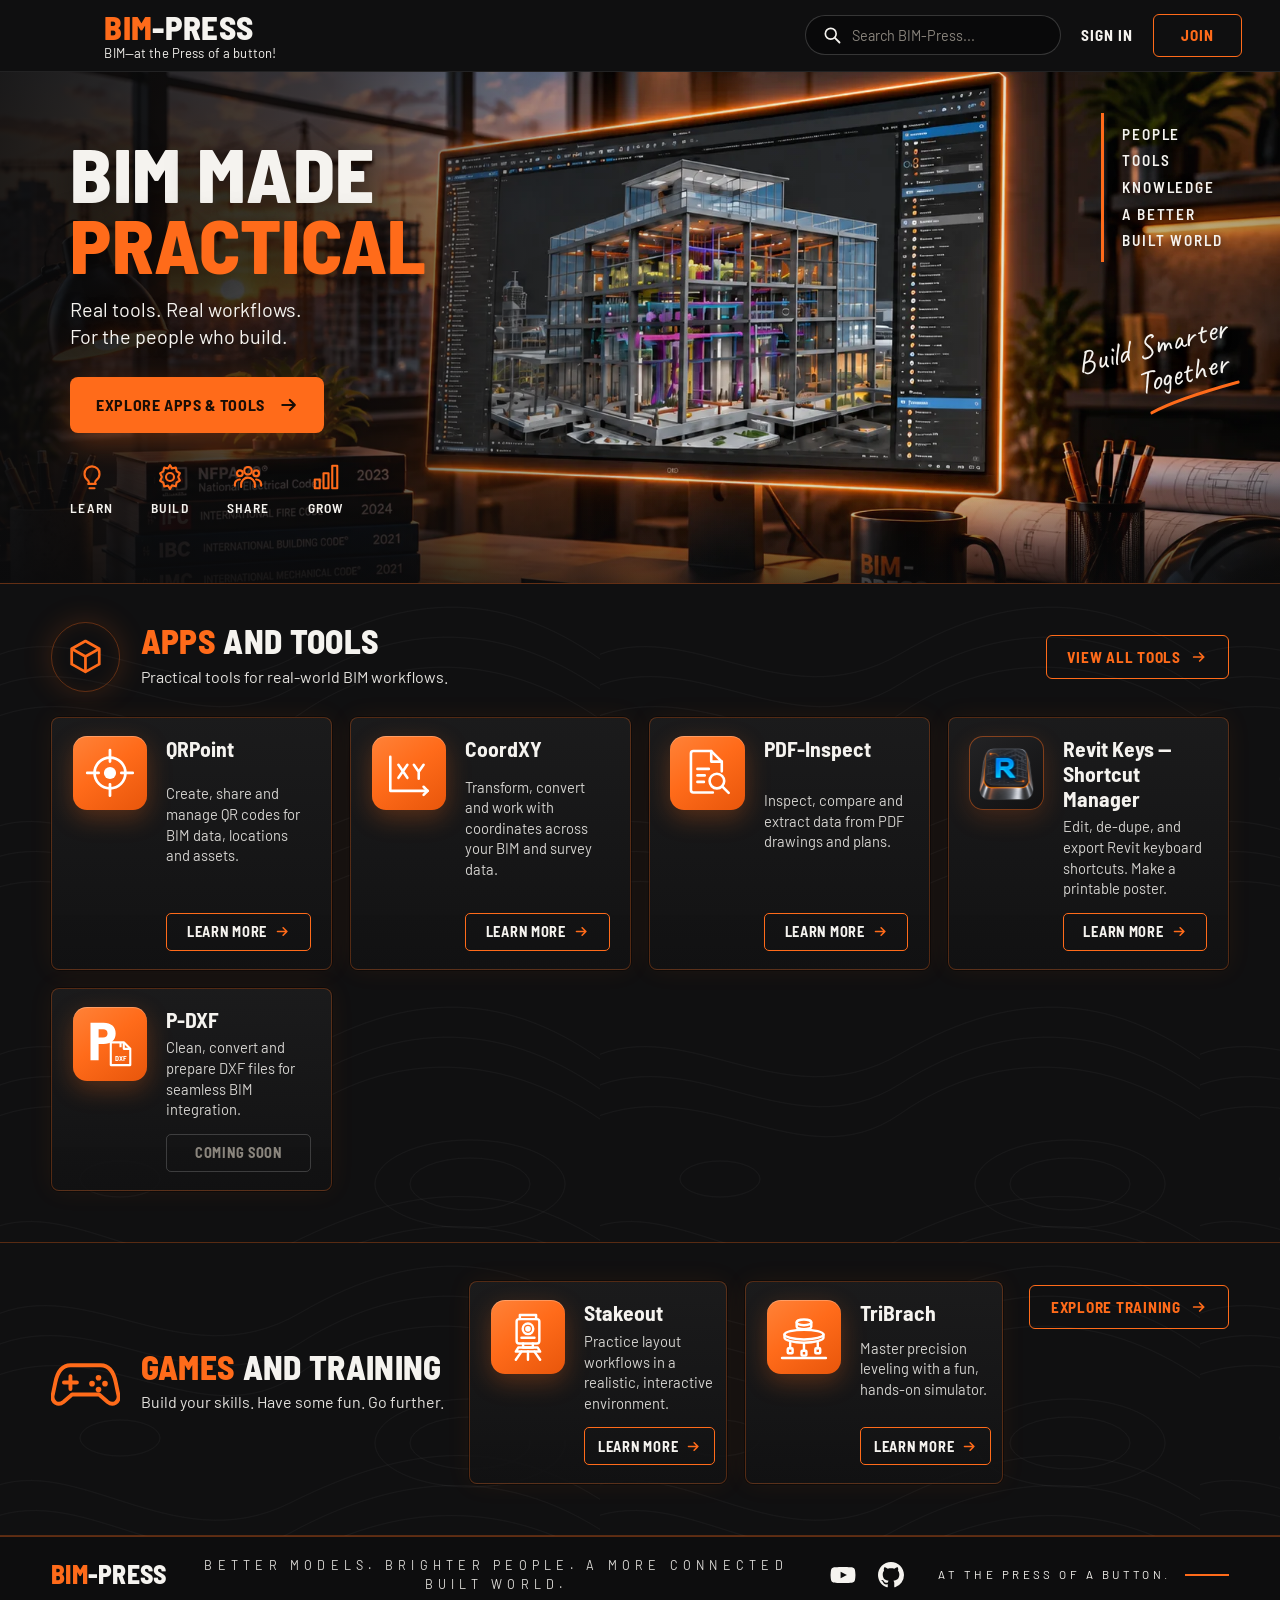
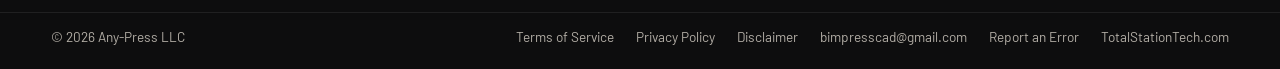
<file: WEBSITE/index.html>
<!DOCTYPE html>
<html lang="en">
<head>
<meta charset="UTF-8">
<meta name="viewport" content="width=device-width, initial-scale=1.0">
<title>BIM-Press | BIM Made Practical</title>
<meta name="description" content="Real tools. Real workflows. For the people who build. Free BIM and layout apps, games and training from BIM-Press.">
<link rel="preconnect" href="https://fonts.googleapis.com">
<link rel="preconnect" href="https://fonts.gstatic.com" crossorigin>
<link href="https://fonts.googleapis.com/css2?family=Barlow:wght@400;500;600;700&family=Barlow+Semi+Condensed:wght@600;700;800&family=Caveat:wght@600&display=swap" rel="stylesheet">
<link rel="preload" as="image" href="assets/hero/bp-hero.webp" media="(min-width: 701px)">
<link rel="preload" as="image" href="assets/hero/bp-hero-900.webp" media="(max-width: 700px)">
<style>
  /* =========================================================
     COLORS + FONTS
     Change a color here and it changes everywhere on the page.
     ========================================================= */
  :root{
    --black:#0b0b0c;
    --bg:#101011;
    --panel:#161616;
    --panel-2:#1c1c1d;
    --line:rgba(255,255,255,0.08);
    --orange:#ff6b1a;
    --orange-hot:#ff8a4d;
    --orange-dim:#c9500f;
    --white:#f5f3ef;
    --gray:#b3aea6;
    --gray-dim:#8a857d;
    --head:'Barlow Semi Condensed', 'Arial Narrow', Arial, sans-serif;
    --body:'Barlow', 'Helvetica Neue', Arial, sans-serif;
    --hand:'Caveat', 'Segoe Print', cursive;
    --header-h:72px;
  }
  *{box-sizing:border-box; margin:0; padding:0;}
  html{scroll-behavior:smooth; scroll-padding-top:calc(var(--header-h) + 12px);}
  body{
    background:var(--bg);
    color:var(--white);
    font-family:var(--body);
    line-height:1.5;
    overflow-x:hidden;
  }
  a{color:inherit; text-decoration:none;}
  button{font:inherit; color:inherit; background:none; border:none; cursor:pointer;}
  svg{display:block;}
  .sr-only{position:absolute; width:1px; height:1px; overflow:hidden; clip:rect(0 0 0 0); white-space:nowrap;}
  :focus-visible{outline:2px solid var(--orange); outline-offset:3px;}

  /* Faint topographic contour lines behind the sections (like the mockup) */
  .topo{
    background-color:var(--bg);
    background-image:url("data:image/svg+xml,%3Csvg xmlns='http://www.w3.org/2000/svg' width='600' height='400' viewBox='0 0 600 400'%3E%3Cg fill='none' stroke='%23ffffff' stroke-opacity='0.035' stroke-width='1'%3E%3Cpath d='M-20 80 C 80 20, 180 140, 300 70 S 520 10, 620 90'/%3E%3Cpath d='M-20 110 C 90 50, 190 170, 300 100 S 520 40, 620 120'/%3E%3Cpath d='M-20 140 C 100 80, 200 200, 300 130 S 520 70, 620 150'/%3E%3Cpath d='M-20 250 C 70 200, 170 320, 290 260 S 510 190, 620 270'/%3E%3Cpath d='M-20 280 C 80 230, 180 350, 290 290 S 510 220, 620 300'/%3E%3Cpath d='M-20 310 C 90 260, 190 380, 290 320 S 510 250, 620 330'/%3E%3Cellipse cx='470' cy='200' rx='60' ry='26'/%3E%3Cellipse cx='470' cy='200' rx='95' ry='44'/%3E%3Cellipse cx='120' cy='195' rx='40' ry='18'/%3E%3C/g%3E%3C/svg%3E");
  }

  /* =========================================================
     HEADER — stays pinned to the top while you scroll
     ========================================================= */
  .site-header{
    position:sticky; top:0; z-index:60;
    height:var(--header-h);
    background:rgba(16,16,17,0.96);
    backdrop-filter:blur(8px);
    border-bottom:1px solid var(--line);
  }
  .header-inner{
    height:100%;
    display:flex; align-items:center; gap:22px;
    padding:0 clamp(16px, 3vw, 48px);
  }
  .hamburger{
    width:44px; height:44px; flex-shrink:0;
    display:flex; flex-direction:column; justify-content:center; gap:7px;
    padding:0 5px; border-radius:4px;
  }
  .hamburger span{display:block; height:3px; background:var(--white); border-radius:2px; transition:transform .25s, opacity .2s;}
  .hamburger:hover span{background:var(--orange);}
  .hamburger[aria-expanded="true"] span:nth-child(1){transform:translateY(10px) rotate(45deg);}
  .hamburger[aria-expanded="true"] span:nth-child(2){opacity:0;}
  .hamburger[aria-expanded="true"] span:nth-child(3){transform:translateY(-10px) rotate(-45deg);}

  .logo{display:flex; flex-direction:column; line-height:1; flex-shrink:0;}
  .logo-word{font-family:var(--head); font-weight:800; font-size:2.05rem; letter-spacing:0.01em;}
  .logo-word .o{color:var(--orange);}
  .logo-tag{font-size:0.82rem; color:var(--white); margin-top:4px; letter-spacing:0.01em;}

  /* The inline nav only shows on wide screens (like the landscape mockup) */
  .top-nav{display:flex; gap:clamp(18px, 2.2vw, 40px); margin-left:clamp(10px, 4vw, 90px);}
  .top-nav a{
    font-family:var(--head); font-weight:600; font-size:0.95rem; letter-spacing:0.06em; text-transform:uppercase;
    white-space:nowrap; opacity:0.9; transition:color .2s;
  }
  .top-nav a:hover{color:var(--orange);}

  .header-right{margin-left:auto; display:flex; align-items:center; gap:clamp(12px, 1.6vw, 28px);}

  /* Search box */
  .site-search{position:relative;}
  .site-search .search-box{
    display:flex; align-items:center; gap:10px;
    width:clamp(200px, 20vw, 290px); height:40px;
    padding:0 16px; border:1px solid rgba(255,255,255,0.18); border-radius:999px;
    background:rgba(0,0,0,0.35);
  }
  .site-search .search-box:focus-within{border-color:var(--orange);}
  .site-search input{
    flex:1; min-width:0; background:none; border:none; outline:none;
    color:var(--white); font:inherit; font-size:0.9rem;
  }
  .site-search input::placeholder{color:var(--gray-dim);}
  .search-results{
    position:absolute; top:calc(100% + 8px); left:0; right:0; list-style:none;
    background:var(--panel); border:1px solid var(--line); border-top:2px solid var(--orange);
    border-radius:6px; padding:6px; box-shadow:0 18px 40px rgba(0,0,0,0.5); z-index:5;
  }
  .search-results button{width:100%; text-align:left; padding:9px 12px; border-radius:4px; font-size:0.92rem;}
  .search-results button:hover, .search-results button.active{background:rgba(255,107,26,0.14); color:var(--orange);}
  .search-results .no-match{padding:9px 12px; color:var(--gray-dim); font-size:0.9rem;}
  .search-toggle{display:none; width:40px; height:40px; align-items:center; justify-content:center;}

  .signin{font-family:var(--head); font-weight:700; letter-spacing:0.06em; font-size:0.95rem; white-space:nowrap;}
  .signin:hover{color:var(--orange);}

  /* Outline orange button — used for JOIN, VIEW ALL TOOLS, EXPLORE TRAINING */
  .btn-outline{
    display:inline-flex; align-items:center; justify-content:center; gap:10px;
    border:1.5px solid var(--orange); border-radius:6px;
    color:var(--orange); font-family:var(--head); font-weight:700; letter-spacing:0.05em; text-transform:uppercase;
    padding:0.6rem 1.3rem; font-size:0.95rem; white-space:nowrap;
    transition:background .2s, color .2s, box-shadow .2s;
  }
  .btn-outline:hover{background:var(--orange); color:var(--black); box-shadow:0 0 22px rgba(255,107,26,0.35);}
  .btn-outline .arrow{width:16px; height:16px;}
  .join{padding:0.55rem 1.7rem;}

  /* ---- Hamburger dropdown menu ---- */
  .menu-panel{
    position:absolute; top:calc(var(--header-h) - 1px); left:clamp(8px, 2vw, 36px);
    width:min(330px, calc(100vw - 16px));
    max-height:calc(100vh - var(--header-h) - 16px); overflow:auto;
    background:var(--panel); border:1px solid var(--line); border-top:2px solid var(--orange);
    border-radius:0 0 8px 8px; padding:10px 8px 14px;
    box-shadow:0 26px 60px rgba(0,0,0,0.6);
    opacity:0; transform:translateY(-8px); pointer-events:none; visibility:hidden;
    transition:opacity .18s, transform .18s, visibility 0s linear .18s;
  }
  .menu-panel.open{opacity:1; transform:none; pointer-events:auto; visibility:visible; transition:opacity .18s, transform .18s;}
  .menu-panel ul{list-style:none;}
  .menu-main{
    display:flex; align-items:center; gap:12px; width:100%;
    padding:11px 12px; border-radius:6px;
    font-family:var(--head); font-weight:700; font-size:1.08rem; letter-spacing:0.05em; text-transform:uppercase; text-align:left;
  }
  .menu-main:hover{background:rgba(255,107,26,0.12); color:var(--orange);}
  .menu-main svg{width:20px; height:20px; color:var(--orange); flex-shrink:0;}
  .menu-main .ext{width:14px; height:14px; margin-left:auto; color:var(--gray-dim);}
  .menu-sub{margin:0 0 6px 44px; border-left:1px solid rgba(255,107,26,0.35);}
  .menu-sub a, .menu-sub span{display:block; padding:6px 14px; font-size:0.93rem; color:var(--gray);}
  .menu-sub a:hover{color:var(--orange);}
  .menu-sub span{color:var(--gray-dim);}
  .menu-sub em{font-style:normal; font-size:0.72rem; letter-spacing:0.08em; text-transform:uppercase; color:var(--orange-dim); margin-left:6px;}
  .menu-divider{height:1px; background:var(--line); margin:8px 10px;}

  /* =========================================================
     HERO
     ========================================================= */
  .hero{
    position:relative; overflow:hidden;
    height:clamp(480px, min(76vh, 40vw), 700px);
    border-bottom:1px solid rgba(255,107,26,0.35);
  }
  .hero picture, .hero img.hero-img{position:absolute; inset:0; width:100%; height:100%;}
  .hero img.hero-img{object-fit:cover; object-position:58% 22%;}
  /* Dark fade on the left so the headline reads, and at the bottom so it melts into the page */
  .hero::after{
    content:''; position:absolute; inset:0; pointer-events:none;
    background:
      linear-gradient(90deg, rgba(11,11,12,0.92) 0%, rgba(11,11,12,0.72) 26%, rgba(11,11,12,0.12) 50%, rgba(11,11,12,0) 70%, rgba(11,11,12,0.35) 100%),
      linear-gradient(0deg, rgba(11,11,12,0.7) 0%, rgba(11,11,12,0) 22%);
  }
  .hero-content{
    position:relative; z-index:2; height:100%;
    display:flex; flex-direction:column; justify-content:center;
    padding:0 clamp(20px, 5.5vw, 96px);
    max-width:720px;
  }
  .hero h1{
    font-family:var(--head); font-weight:800; text-transform:uppercase;
    font-size:clamp(2.9rem, 6vw, 6rem); line-height:0.92; letter-spacing:0.005em;
    text-shadow:0 4px 30px rgba(0,0,0,0.5);
  }
  .hero h1 .accent{display:block; color:var(--orange);}
  .hero-sub{margin-top:1.1rem; font-size:clamp(1.1rem, 1.55vw, 1.5rem); line-height:1.35; text-shadow:0 2px 12px rgba(0,0,0,0.7);}
  .btn-solid{
    display:inline-flex; align-items:center; gap:14px; align-self:flex-start;
    margin-top:1.7rem; padding:1rem 1.6rem;
    background:var(--orange); color:#1a0d05; border-radius:8px;
    font-family:var(--head); font-weight:700; font-size:clamp(1rem, 1.25vw, 1.2rem); letter-spacing:0.04em; text-transform:uppercase;
    box-shadow:0 10px 30px rgba(255,107,26,0.3);
    transition:background .2s, transform .2s;
  }
  .btn-solid:hover{background:var(--orange-hot); transform:translateY(-1px);}
  .btn-solid svg{width:20px; height:20px;}
  .hero-icons{display:flex; gap:clamp(20px, 3vw, 44px); margin-top:1.8rem; list-style:none;}
  .hero-icons li{display:flex; flex-direction:column; align-items:center; gap:6px; font-family:var(--head); font-weight:600; font-size:0.85rem; letter-spacing:0.08em;}
  .hero-icons svg{width:30px; height:30px; color:var(--orange);}

  /* PEOPLE / TOOLS / KNOWLEDGE list on the right */
  .hero-words{
    position:absolute; z-index:2; top:clamp(36px, 8%, 70px); right:clamp(24px, 4.5vw, 90px);
    list-style:none; padding:8px 0 8px 18px; border-left:3px solid var(--orange);
    font-family:var(--head); font-weight:600; font-size:clamp(0.95rem, 1.1vw, 1.15rem); letter-spacing:0.12em; line-height:1.75;
    text-shadow:0 2px 10px rgba(0,0,0,0.85);
  }
  /* Handwritten "Build Smarter Together" */
  .hero-hand{
    position:absolute; z-index:2; top:clamp(230px, 50%, 380px); right:clamp(24px, 3.5vw, 70px);
    font-family:var(--hand); font-size:clamp(1.8rem, 2.5vw, 2.6rem); line-height:1.05; text-align:center;
    transform:rotate(-14deg); text-shadow:0 2px 14px rgba(0,0,0,0.9);
  }
  .hero-hand span{display:block; padding-left:1.4em;}
  .hero-hand svg{width:62%; height:14px; margin:4px 0 0 auto; color:var(--orange);}

  /* =========================================================
     SECTIONS (Apps and Tools, Games and Training)
     ========================================================= */
  .band{border-bottom:1px solid rgba(255,107,26,0.3);}
  .section{max-width:1580px; margin:0 auto; padding:clamp(28px, 3vw, 44px) clamp(16px, 4vw, 70px) clamp(36px, 4vw, 56px);}
  .section-head{display:flex; align-items:center; gap:clamp(14px, 1.6vw, 24px); margin-bottom:clamp(20px, 2vw, 28px);}
  .section-icon{
    width:clamp(64px, 5.4vw, 84px); height:clamp(64px, 5.4vw, 84px); flex-shrink:0;
    border-radius:50%; display:flex; align-items:center; justify-content:center;
    border:1px solid rgba(255,107,26,0.35);
    box-shadow:0 0 30px rgba(255,107,26,0.18), inset 0 0 18px rgba(255,107,26,0.08);
    color:var(--orange);
  }
  .section-icon svg{width:58%; height:58%;}
  .section-icon.bare{border:none; box-shadow:none;}
  .section-icon.bare svg{width:100%; height:100%;}
  .section-title h2{
    font-family:var(--head); font-weight:800; text-transform:uppercase;
    font-size:clamp(1.9rem, 2.6vw, 2.6rem); line-height:1; letter-spacing:0.01em;
  }
  .section-title h2 .o{color:var(--orange);}
  .section-title p{font-size:clamp(1rem, 1.15vw, 1.2rem); margin-top:6px; color:var(--white); opacity:0.92;}
  .section-head .btn-outline{margin-left:auto;}

  /* Card grid */
  .card-grid{display:grid; gap:clamp(14px, 1.4vw, 22px); grid-template-columns:repeat(4, minmax(0, 1fr));}
  .card{
    position:relative;
    display:grid; grid-template-columns:auto 1fr; column-gap:clamp(14px, 1.5vw, 24px); align-items:start;
    padding:clamp(16px, 1.4vw, 22px) clamp(16px, 1.6vw, 26px);
    background:linear-gradient(180deg, rgba(28,28,29,0.92), rgba(18,18,19,0.95));
    border:1px solid rgba(255,107,26,0.28); border-radius:8px;
    box-shadow:0 0 0 1px rgba(0,0,0,0.4), 0 0 26px rgba(255,107,26,0.07);
    transition:border-color .2s, box-shadow .2s, transform .2s;
  }
  .card:hover{border-color:rgba(255,107,26,0.7); box-shadow:0 0 34px rgba(255,107,26,0.2); transform:translateY(-2px);}
  .app-icon{
    grid-row:span 3;
    width:clamp(72px, 5.8vw, 92px); aspect-ratio:1; border-radius:14px;
    display:flex; align-items:center; justify-content:center;
    background:linear-gradient(145deg, #ff8238 0%, #ff6b1a 45%, #e8560b 100%);
    box-shadow:0 8px 24px rgba(255,107,26,0.28), inset 0 1px 0 rgba(255,255,255,0.25);
    color:#fff;
  }
  .app-icon svg{width:70%; height:70%;}
  /* Picture icon (Revit Keys): dark tile so the keycap art reads */
  .app-icon.pic{background:linear-gradient(145deg, #232325 0%, #111112 100%); box-shadow:0 8px 24px rgba(255,107,26,0.18), inset 0 0 0 1px rgba(255,107,26,0.45);}
  .app-icon.pic img{width:86%; height:86%; object-fit:contain;}
  .card h3{font-family:var(--head); font-weight:700; font-size:clamp(1.35rem, 1.55vw, 1.6rem); line-height:1.15;}
  .card p{font-size:clamp(0.92rem, 0.98vw, 1rem); color:var(--white); opacity:0.85; line-height:1.4; margin-top:6px;}
  .card-btn{
    justify-self:stretch; align-self:end; margin-top:14px;
    display:flex; align-items:center; justify-content:center; gap:8px;
    border:1.5px solid var(--orange); border-radius:5px; padding:0.45rem 0.8rem;
    font-family:var(--head); font-weight:700; font-size:0.9rem; letter-spacing:0.05em; text-transform:uppercase; white-space:nowrap;
    transition:background .2s, color .2s;
  }
  .card-btn svg{width:15px; height:15px; color:var(--orange); transition:color .2s;}
  .card-btn:hover{background:var(--orange); color:var(--black);}
  .card-btn:hover svg{color:var(--black);}
  .card-btn.soon{border-color:rgba(255,255,255,0.18); color:var(--gray-dim); cursor:default;}
  .card-btn.soon:hover{background:none; color:var(--gray-dim);}

  /* Extra tools revealed by VIEW ALL TOOLS */
  .more-tools{margin-top:clamp(14px, 1.4vw, 22px);}
  .more-tools[hidden]{display:none;}

  /* Games row: title left, cards middle, button right (landscape mockup) */
  .games-layout{display:grid; grid-template-columns:auto minmax(0, 1fr) auto; gap:clamp(18px, 2vw, 34px); align-items:center;}
  .games-layout .section-head{margin:0;}
  .games-layout .card-grid{grid-template-columns:repeat(2, minmax(250px, 400px)); justify-content:center;}
  .games-layout .section-title h2{white-space:nowrap;}
  .games-layout > .btn-outline{align-self:start; margin-top:4px;}

  /* =========================================================
     FOOTER
     ========================================================= */
  .site-footer{background:#0d0d0e; border-top:1px solid rgba(255,107,26,0.35);}
  .footer-main{
    max-width:1580px; margin:0 auto;
    display:grid; grid-template-columns:auto 1fr auto auto; align-items:center; gap:clamp(16px, 2.4vw, 40px);
    padding:18px clamp(16px, 4vw, 70px);
  }
  .footer-main .logo-word{font-size:1.6rem;}
  .tagline{text-align:center; font-size:0.78rem; letter-spacing:0.42em; text-transform:uppercase; color:var(--white); opacity:0.9;}
  .socials{display:flex; gap:14px; align-items:center;}
  .socials a{width:34px; height:34px; display:flex; align-items:center; justify-content:center; border-radius:6px; transition:color .2s;}
  .socials a:hover{color:var(--orange);}
  .socials svg{width:26px; height:26px;}
  .press-line{display:flex; align-items:center; gap:14px; font-size:0.72rem; letter-spacing:0.3em; text-transform:uppercase; white-space:nowrap;}
  .press-line::after{content:''; width:44px; height:2px; background:var(--orange);}
  .footer-legal{
    max-width:1580px; margin:0 auto;
    display:flex; flex-wrap:wrap; align-items:center; justify-content:space-between; gap:10px 24px;
    padding:14px clamp(16px, 4vw, 70px) 22px;
    border-top:1px solid var(--line);
    font-size:0.85rem; color:var(--gray);
  }
  .footer-links{display:flex; flex-wrap:wrap; gap:8px 22px;}
  .footer-links a:hover{color:var(--orange);}

  /* =========================================================
     RESPONSIVE
     ========================================================= */
  /* Hide the inline nav before it crowds the search box; the hamburger still has everything */
  @media (max-width:1320px){ .top-nav{display:none;} }

  /* Tablet / portrait mockup: cards stack icon-over-text, centered */
  @media (max-width:1180px){
    .card{grid-template-columns:1fr; justify-items:center; text-align:center;}
    .app-icon{grid-row:auto; margin-bottom:12px;}
    .card-btn{justify-self:stretch;}
    .games-layout{grid-template-columns:1fr auto;}
    .games-layout .section-head{grid-column:1;}
    .games-layout > .btn-outline{grid-column:2; grid-row:1; align-self:center;}
    .games-layout .card-grid{grid-column:1 / -1; grid-template-columns:repeat(2, minmax(0, 290px));}
    .footer-main{grid-template-columns:1fr auto;}
    .footer-main .tagline{grid-column:1 / -1; grid-row:2; order:3;}
    .press-line{display:none;}
  }

  @media (max-width:900px){
    :root{--header-h:66px;}
    .logo-word{font-size:1.75rem;}
    .logo-tag{font-size:0.74rem;}
    .hero-icons{display:none;}
    .hero-words{right:clamp(16px, 4vw, 40px);}
    .hero-hand{top:auto; bottom:clamp(40px, 7%, 70px); right:clamp(16px, 4vw, 40px);}
    .card-grid{grid-template-columns:repeat(2, minmax(0, 1fr));}
  }

  /* Phones: search collapses to an icon that opens a search row under the header */
  @media (max-width:700px){
    .header-inner{gap:12px;}
    .search-toggle{display:flex;}
    .site-search{
      display:none; position:absolute; left:0; right:0; top:var(--header-h);
      padding:10px 16px; background:rgba(16,16,17,0.98); border-bottom:1px solid var(--line);
    }
    .site-search.open{display:block;}
    .site-search .search-box{width:100%;}
    .search-results{left:16px; right:16px;}
    .signin{font-size:0.85rem;}
    .join{padding:0.45rem 0.9rem; font-size:0.85rem;}

    .hero{height:auto; min-height:clamp(560px, 150vw, 700px);}
    .hero img.hero-img{object-position:62% 50%;}
    .hero::after{
      background:
        linear-gradient(90deg, rgba(11,11,12,0.85) 0%, rgba(11,11,12,0.45) 55%, rgba(11,11,12,0.2) 100%),
        linear-gradient(0deg, rgba(11,11,12,0.8) 0%, rgba(11,11,12,0) 35%);
    }
    .hero-content{justify-content:flex-start; padding-top:clamp(70px, 20vw, 110px); padding-bottom:150px;}
    .hero h1{font-size:clamp(2.9rem, 14vw, 4.4rem);}
    .hero h1 .line{display:block;}
    .hero-words{top:18px; font-size:0.78rem; line-height:1.6; padding-left:12px; border-left-width:2px;}
    .hero-hand{font-size:1.6rem;}
    .section-head{flex-wrap:wrap; gap:12px 14px;}
    .section-icon{width:54px; height:54px;}
    .section-title{flex:1 1 200px; min-width:0;}
    .section-title h2{font-size:1.75rem;}
    .section-head .btn-outline{margin-left:0;}
    .games-layout .section-title h2{white-space:normal;}
    .games-layout{grid-template-columns:1fr;}
    .games-layout > .btn-outline{grid-column:1; grid-row:auto; justify-self:start;}
    .games-layout .card-grid{grid-template-columns:repeat(2, minmax(0, 1fr));}
    .footer-main{grid-template-columns:1fr; justify-items:center; text-align:center;}
    .tagline{letter-spacing:0.28em; line-height:1.9;}
    .footer-legal{justify-content:center; text-align:center;}
    .footer-links{justify-content:center;}
  }
  @media (max-width:430px){
    .logo-tag{display:none;}
    .logo-word{font-size:1.5rem;}
    .hamburger{width:38px;}
    .card-grid, .games-layout .card-grid{grid-template-columns:1fr;}
    /* On the narrowest phones cards go back to icon-left so they aren't huge */
    .card{grid-template-columns:auto 1fr; justify-items:start; text-align:left;}
    .app-icon{grid-row:span 3; margin-bottom:0; width:68px;}
  }

  /* =========================================================
     POPUPS (contact, error report, founding member, video) + toast
     ========================================================= */
  .modal-overlay{
    display:none; position:fixed; inset:0; background:rgba(11,11,12,.78); z-index:100;
    align-items:center; justify-content:center; padding:20px;
  }
  .modal-overlay.open{display:flex;}
  .modal{
    background:var(--panel); border:1px solid var(--line); border-top:2px solid var(--orange);
    border-radius:8px; max-width:480px; width:100%; padding:2rem;
    box-shadow:0 30px 70px rgba(0,0,0,.55); max-height:90vh; overflow:auto;
  }
  .modal.wide{max-width:600px;}
  .modal h3{font-family:var(--head); font-weight:800; font-size:1.7rem; text-transform:uppercase; margin-bottom:6px;}
  .modal p.modal-sub{margin:0 0 20px; color:var(--gray); font-size:0.9rem; line-height:1.5;}
  .field{margin-bottom:14px;}
  .field-row{display:flex; gap:14px; flex-wrap:wrap;}
  .field-row .field{flex:1; min-width:180px;}
  .field label{display:block; font-size:0.76rem; letter-spacing:0.06em; text-transform:uppercase; font-weight:700; margin-bottom:6px; color:var(--gray);}
  .field input, .field select, .field textarea{
    width:100%; border:1px solid rgba(255,255,255,0.15); border-radius:4px; padding:0.75rem 0.85rem; font-size:0.92rem;
    font-family:inherit; background:var(--black); color:var(--white);
  }
  .field input:focus, .field select:focus, .field textarea:focus{outline:none; border-color:var(--orange);}
  .field input::placeholder, .field textarea::placeholder{color:#6b665f;}
  .field textarea{min-height:80px; resize:vertical;}
  .field-error{color:var(--orange); font-size:0.75rem; margin-top:5px; display:none;}
  .modal-actions{display:flex; justify-content:flex-end; gap:10px; margin-top:20px; flex-wrap:wrap;}
  .modal-note{background:rgba(255,107,26,0.08); border:1px solid rgba(255,107,26,0.3); color:var(--gray); border-radius:4px; padding:10px 12px; font-size:0.78rem; line-height:1.5; margin-top:16px;}
  .modal-success{display:none; margin-top:14px; font-size:0.9rem; color:var(--white);}
  .modal-btn{
    padding:0.75rem 1.3rem; font-weight:700; letter-spacing:0.05em; text-transform:uppercase; font-family:var(--head);
    font-size:0.92rem; border-radius:5px; transition:background .2s, color .2s, border-color .2s;
  }
  .modal-btn-primary{background:var(--orange); color:var(--black);}
  .modal-btn-primary:hover{background:var(--orange-hot);}
  .modal-btn-outline{color:var(--white); border:1px solid rgba(255,255,255,0.25);}
  .modal-btn-outline:hover{border-color:var(--orange); color:var(--orange);}

  dialog.video-dialog{
    border:none; padding:0; background:#000; border-radius:8px; width:min(960px, 94vw);
    box-shadow:0 30px 80px rgba(0,0,0,0.7); overflow:visible; margin:auto;
  }
  dialog.video-dialog::backdrop{background:rgba(0,0,0,0.82);}
  dialog.video-dialog video{display:block; width:100%; border-radius:8px;}
  .video-close{
    position:absolute; top:-44px; right:0; width:38px; height:38px; border-radius:50%;
    background:var(--panel); border:1px solid var(--line); display:flex; align-items:center; justify-content:center;
  }
  .video-close:hover{border-color:var(--orange); color:var(--orange);}
  .video-close svg{width:18px; height:18px;}

  .toast{
    position:fixed; left:50%; bottom:28px; transform:translate(-50%, 20px); z-index:120;
    background:var(--panel); border:1px solid rgba(255,107,26,0.5); border-radius:6px;
    padding:12px 18px; font-size:0.92rem; box-shadow:0 14px 40px rgba(0,0,0,0.5);
    opacity:0; pointer-events:none; transition:opacity .2s, transform .2s;
  }
  .toast.show{opacity:1; transform:translate(-50%, 0);}

  @media (prefers-reduced-motion:reduce){
    *{transition:none !important; scroll-behavior:auto !important;}
  }
</style>
</head>
<body>

<!-- =========================================================
     ICON LIBRARY
     Every icon on the page is drawn here once, then reused with
     <svg><use href="#i-name"/></svg>. White/orange color comes from
     the surrounding element ("currentColor").
     ========================================================= -->
<svg width="0" height="0" style="position:absolute" aria-hidden="true">
  <defs>
    <symbol id="i-arrow" viewBox="0 0 24 24"><path d="M4 12h15M13 6l6 6-6 6" fill="none" stroke="currentColor" stroke-width="2.6" stroke-linecap="round" stroke-linejoin="round"/></symbol>
    <symbol id="i-search" viewBox="0 0 24 24"><circle cx="10.5" cy="10.5" r="6.5" fill="none" stroke="currentColor" stroke-width="2"/><path d="M15.5 15.5 21 21" stroke="currentColor" stroke-width="2.2" stroke-linecap="round"/></symbol>
    <symbol id="i-close" viewBox="0 0 24 24"><path d="M6 6l12 12M18 6 6 18" stroke="currentColor" stroke-width="2.4" stroke-linecap="round"/></symbol>
    <symbol id="i-ext" viewBox="0 0 24 24"><path d="M14 4h6v6M20 4l-9 9M18 14v5a1 1 0 0 1-1 1H5a1 1 0 0 1-1-1V7a1 1 0 0 1 1-1h5" fill="none" stroke="currentColor" stroke-width="2" stroke-linecap="round" stroke-linejoin="round"/></symbol>
    <!-- Section icons -->
    <symbol id="i-cube" viewBox="0 0 48 48"><g fill="none" stroke="currentColor" stroke-width="3.4" stroke-linejoin="round"><path d="M24 5 41 14.5v19L24 43 7 33.5v-19Z"/><path d="M7 14.5 24 24l17-9.5M24 24v19"/></g></symbol>
    <symbol id="i-gamepad" viewBox="0 0 64 48"><g fill="none" stroke="currentColor" stroke-width="3.6" stroke-linejoin="round" stroke-linecap="round"><path d="M18 8h28c8 0 12 6 14 16l2.5 12c1 6-5 10-10 6l-8-7H19.5l-8 7c-5 4-11 0-10-6L4 24C6 14 10 8 18 8Z"/><path d="M18 18v12M12 24h12"/></g><circle cx="44" cy="19.5" r="2.6" fill="currentColor"/><circle cx="50" cy="25" r="2.6" fill="currentColor"/><circle cx="38" cy="25" r="2.6" fill="currentColor"/><circle cx="44" cy="30.5" r="2.6" fill="currentColor"/></symbol>
    <!-- Hero mini icons: learn / build / share / grow -->
    <symbol id="i-bulb" viewBox="0 0 24 24"><g fill="none" stroke="currentColor" stroke-width="1.7" stroke-linecap="round" stroke-linejoin="round"><path d="M9 17.5h6M10 21h4M8.5 14.5C7 13.3 6 11.5 6 9.5a6 6 0 0 1 12 0c0 2-1 3.8-2.5 5-.6.5-1 1.2-1 2v1h-5v-1c0-.8-.4-1.5-1-2Z"/></g></symbol>
    <symbol id="i-gear" viewBox="0 0 24 24"><g fill="none" stroke="currentColor" stroke-width="1.7" stroke-linejoin="round"><circle cx="12" cy="12" r="3.2"/><path d="M12 2.5l1.6 2.6 3-.7.7 3 2.6 1.6-1.4 2.9 1.4 2.9-2.6 1.6-.7 3-3-.7L12 21.5l-1.6-2.6-3 .7-.7-3-2.6-1.6L5.5 12 4.1 9.1l2.6-1.6.7-3 3 .7Z"/></g></symbol>
    <symbol id="i-people" viewBox="0 0 24 24"><g fill="none" stroke="currentColor" stroke-width="1.7" stroke-linecap="round" stroke-linejoin="round"><circle cx="12" cy="7" r="3"/><circle cx="5.5" cy="9" r="2.3"/><circle cx="18.5" cy="9" r="2.3"/><path d="M6.5 20v-2a5.5 5.5 0 0 1 11 0v2M1.5 19v-1.3A3.8 3.8 0 0 1 5.5 14M22.5 19v-1.3A3.8 3.8 0 0 0 18.5 14"/></g></symbol>
    <symbol id="i-bars" viewBox="0 0 24 24"><g fill="none" stroke="currentColor" stroke-width="1.7" stroke-linejoin="round"><rect x="3" y="14" width="4" height="7"/><rect x="10" y="9" width="4" height="12"/><rect x="17" y="3" width="4" height="18"/></g></symbol>
    <!-- Menu icons -->
    <symbol id="i-grid" viewBox="0 0 24 24"><g fill="none" stroke="currentColor" stroke-width="2"><rect x="3.5" y="3.5" width="7" height="7" rx="1.5"/><rect x="13.5" y="3.5" width="7" height="7" rx="1.5"/><rect x="3.5" y="13.5" width="7" height="7" rx="1.5"/><rect x="13.5" y="13.5" width="7" height="7" rx="1.5"/></g></symbol>
    <symbol id="i-play" viewBox="0 0 24 24"><rect x="2.5" y="5" width="19" height="14" rx="3.5" fill="none" stroke="currentColor" stroke-width="2"/><path d="M10 9v6l5-3Z" fill="currentColor"/></symbol>
    <symbol id="i-mail" viewBox="0 0 24 24"><g fill="none" stroke="currentColor" stroke-width="2" stroke-linejoin="round"><rect x="3" y="5.5" width="18" height="13" rx="2"/><path d="m3.5 7 8.5 6.5L20.5 7"/></g></symbol>
    <symbol id="i-link" viewBox="0 0 24 24"><g fill="none" stroke="currentColor" stroke-width="2" stroke-linecap="round"><path d="M10 14a4.5 4.5 0 0 0 6.4 0l3.2-3.2a4.5 4.5 0 0 0-6.4-6.4L12 5.6"/><path d="M14 10a4.5 4.5 0 0 0-6.4 0l-3.2 3.2a4.5 4.5 0 0 0 6.4 6.4l1.2-1.2"/></g></symbol>
    <symbol id="i-controller" viewBox="0 0 24 24"><g fill="none" stroke="currentColor" stroke-width="2" stroke-linecap="round" stroke-linejoin="round"><path d="M7 6.5h10c3 0 4.3 2.2 5 6l.6 3.5c.3 2-1.8 3.3-3.4 2l-2.7-2.5H7.5L4.8 18c-1.6 1.3-3.7 0-3.4-2L2 12.5c.7-3.8 2-6 5-6Z"/><path d="M7 10v4M5 12h4"/></g><circle cx="16" cy="11" r="1.1" fill="currentColor"/><circle cx="18" cy="13.2" r="1.1" fill="currentColor"/></symbol>
    <!-- App icons (drawn white on the orange tiles) -->
    <symbol id="i-qrpoint" viewBox="0 0 64 64"><g fill="none" stroke="currentColor" stroke-width="3.4" stroke-linecap="round"><circle cx="32" cy="32" r="19"/><path d="M32 4v14M32 46v14M4 32h14M46 32h14"/></g><circle cx="32" cy="32" r="7.5" fill="currentColor"/></symbol>
    <symbol id="i-coordxy" viewBox="0 0 64 64"><g fill="none" stroke="currentColor" stroke-width="3.2" stroke-linecap="round" stroke-linejoin="round"><path d="M9 12v42h46"/><path d="M50 49l5 5-5 5"/><path d="M19 22l11 16M30 22 19 38"/><path d="M38 22l6 8.5 6-8.5M44 30.5V39"/></g></symbol>
    <symbol id="i-pdfinspect" viewBox="0 0 64 64"><g fill="none" stroke="currentColor" stroke-width="3.2" stroke-linecap="round" stroke-linejoin="round"><path d="M38 56H14a3 3 0 0 1-3-3V8a3 3 0 0 1 3-3h22l13 13v12"/><path d="M36 5v13h13"/><path d="M19 27h14M19 35h9M19 43h8"/><circle cx="43" cy="42" r="9"/><path d="m49.5 48.5 8 8"/></g></symbol>
    <symbol id="i-pdxf" viewBox="0 0 64 64"><path d="M8 6h16c9.5 0 15 5 15 13s-5.5 13-15 13h-6v20H8Z M18 14v10h5.5c3.4 0 5.5-1.8 5.5-5s-2.1-5-5.5-5Z" fill="currentColor" fill-rule="evenodd"/><g fill="none" stroke="currentColor" stroke-width="2.6" stroke-linejoin="round"><path d="M33 30h16l8 8v20H33Z"/><path d="M49 30v8h8"/><path d="M45 36v-6"/></g><text x="45" y="53" text-anchor="middle" font-family="Barlow Semi Condensed, Arial Narrow, sans-serif" font-weight="700" font-size="9" fill="currentColor">DXF</text></symbol>
    <symbol id="i-stakeout" viewBox="0 0 64 64"><g fill="none" stroke="currentColor" stroke-width="3" stroke-linejoin="round" stroke-linecap="round"><path d="M22 10V5h20v5"/><rect x="18" y="10" width="28" height="30" rx="3"/><circle cx="32" cy="22" r="6.5"/><circle cx="32" cy="22" r="2" fill="currentColor"/><path d="M24 33h16"/><path d="M26 40v5h12v-5"/><path d="M20 45h24l3 5H17Z"/><path d="M24 50l-7 10M40 50l7 10M32 50v10"/></g></symbol>
    <symbol id="i-tribrach" viewBox="0 0 64 64"><g fill="none" stroke="currentColor" stroke-width="3" stroke-linejoin="round" stroke-linecap="round"><ellipse cx="32" cy="14" rx="9" ry="3.5"/><path d="M23 14v5c0 2 4 3.5 9 3.5s9-1.5 9-3.5v-5"/><path d="M8 29c0-3 11-6 24-6s24 3 24 6v4c0 3-11 6-24 6S8 36 8 33Z"/><path d="M8 29c0 3 11 6 24 6s24-3 24-6"/><path d="M15 39v7M32 41v8M49 39v7"/><rect x="12" y="46" width="6" height="6" rx="1"/><rect x="29" y="49" width="6" height="6" rx="1"/><rect x="46" y="46" width="6" height="6" rx="1"/><path d="M5 58h54"/></g></symbol>
    <symbol id="i-csv" viewBox="0 0 64 64"><g fill="none" stroke="currentColor" stroke-width="3.2" stroke-linejoin="round"><rect x="8" y="10" width="48" height="44" rx="4"/><path d="M8 22h48M8 34h48M8 46h48M24 10v44M40 10v44"/></g></symbol>
    <symbol id="i-calc" viewBox="0 0 64 64"><g fill="none" stroke="currentColor" stroke-width="3.2" stroke-linejoin="round"><rect x="13" y="6" width="38" height="52" rx="5"/><rect x="19" y="12" width="26" height="10" rx="2"/></g><g fill="currentColor"><circle cx="22" cy="31" r="3"/><circle cx="32" cy="31" r="3"/><circle cx="42" cy="31" r="3"/><circle cx="22" cy="41" r="3"/><circle cx="32" cy="41" r="3"/><circle cx="42" cy="41" r="3"/><circle cx="22" cy="51" r="3"/><circle cx="32" cy="51" r="3"/><circle cx="42" cy="51" r="3"/></g></symbol>
    <!-- Social -->
    <symbol id="i-github" viewBox="0 0 16 16"><path d="M8 0C3.58 0 0 3.58 0 8c0 3.54 2.29 6.53 5.47 7.59.4.07.55-.17.55-.38 0-.19-.01-.82-.01-1.49-2.01.37-2.53-.49-2.69-.94-.09-.23-.48-.94-.82-1.13-.28-.15-.68-.52-.01-.53.63-.01 1.08.58 1.23.82.72 1.21 1.87.87 2.33.66.07-.52.28-.87.51-1.07-1.78-.2-3.64-.89-3.64-3.95 0-.87.31-1.59.82-2.15-.08-.2-.36-1.02.08-2.12 0 0 .67-.21 2.2.82.64-.18 1.32-.27 2-.27s1.36.09 2 .27c1.53-1.04 2.2-.82 2.2-.82.44 1.1.16 1.92.08 2.12.51.56.82 1.27.82 2.15 0 3.07-1.87 3.75-3.65 3.95.29.25.54.73.54 1.48 0 1.07-.01 1.93-.01 2.2 0 .21.15.46.55.38A8.01 8.01 0 0 0 16 8c0-4.42-3.58-8-8-8Z" fill="currentColor"/></symbol>
    <symbol id="i-youtube" viewBox="0 0 24 24"><path d="M23 7.2a3 3 0 0 0-2.1-2.1C19 4.6 12 4.6 12 4.6s-7 0-8.9.5A3 3 0 0 0 1 7.2 31 31 0 0 0 .5 12 31 31 0 0 0 1 16.8a3 3 0 0 0 2.1 2.1c1.9.5 8.9.5 8.9.5s7 0 8.9-.5a3 3 0 0 0 2.1-2.1 31 31 0 0 0 .5-4.8 31 31 0 0 0-.5-4.8ZM9.8 15.1V8.9l5.8 3.1Z" fill="currentColor"/></symbol>
  </defs>
</svg>

<!-- =========================================================
     HEADER
     ========================================================= -->
<header class="site-header" id="top">
  <div class="header-inner">
    <button class="hamburger" id="menuBtn" type="button" aria-label="Open menu" aria-expanded="false" aria-controls="menuPanel">
      <span></span><span></span><span></span>
    </button>

    <a class="logo" href="#top" aria-label="BIM-Press home">
      <span class="logo-word"><span class="o">BIM</span>-PRESS</span>
      <span class="logo-tag">BIM&mdash;at the Press of a button!</span>
    </a>

    <!-- Wide screens only. Same five destinations as the hamburger menu. -->
    <nav class="top-nav" aria-label="Main">
      <a href="#apps">Apps &amp; Tools</a>
      <a href="#games">Games</a>
      <a href="#" data-open-video>Videos</a>
      <a href="#" data-open-contact>Contact</a>
      <a href="https://totalstationtech.com" target="_blank" rel="noopener">TotalStationTech</a>
    </nav>

    <div class="header-right">
      <button class="search-toggle" id="searchToggle" type="button" aria-label="Search" aria-expanded="false" aria-controls="siteSearch">
        <svg width="22" height="22"><use href="#i-search"/></svg>
      </button>
      <div class="site-search" id="siteSearch" role="search">
        <label class="search-box">
          <svg width="20" height="20" aria-hidden="true"><use href="#i-search"/></svg>
          <span class="sr-only">Search BIM-Press</span>
          <input type="search" id="site-search-input" placeholder="Search BIM-Press..." autocomplete="off"
                 role="combobox" aria-controls="search-results" aria-expanded="false">
        </label>
        <ul class="search-results" id="search-results" role="listbox" hidden></ul>
      </div>
      <a class="signin" href="#" id="signInLink">SIGN IN</a>
      <a class="btn-outline join" href="#" data-open-join>JOIN</a>
    </div>
  </div>

  <!-- Hamburger dropdown menu (same items as totalstationtech.com's menu) -->
  <nav class="menu-panel" id="menuPanel" aria-label="Site menu">
    <ul>
      <li>
        <a class="menu-main" href="#apps"><svg><use href="#i-grid"/></svg>Apps</a>
        <ul class="menu-sub">
          <li><a href="https://qr-point.netlify.app/" target="_blank" rel="noopener">QRPoint</a></li>
          <li><a href="https://coordx-press.netlify.app/" target="_blank" rel="noopener">CoordXY</a></li>
          <li><a href="https://pdf-inspect.netlify.app/" target="_blank" rel="noopener">PDF-Inspect</a></li>
          <li><a href="apps/revit-keys/" target="_blank" rel="noopener">Revit Keys</a></li>
          <li><span>P-DXF <em>Coming soon</em></span></li>
          <li><a href="https://press-csv-converter.netlify.app" target="_blank" rel="noopener">CSV Converter</a></li>
          <li><a href="https://tst-calc.netlify.app" target="_blank" rel="noopener">Field Calculator</a></li>
        </ul>
      </li>
      <li>
        <a class="menu-main" href="#games"><svg><use href="#i-controller"/></svg>Games &amp; Training</a>
        <ul class="menu-sub">
          <li><a href="https://stake-out.netlify.app/" target="_blank" rel="noopener">Stakeout</a></li>
          <li><a href="https://tribrachgame.netlify.app/" target="_blank" rel="noopener">TriBrach</a></li>
        </ul>
      </li>
      <li><button class="menu-main" type="button" data-open-video><svg><use href="#i-play"/></svg>Videos</button></li>
      <li><button class="menu-main" type="button" data-open-contact><svg><use href="#i-mail"/></svg>Contact</button></li>
      <li class="menu-divider" role="separator"></li>
      <li><a class="menu-main" href="https://totalstationtech.com" target="_blank" rel="noopener"><svg><use href="#i-link"/></svg>TotalStationTech.com<svg class="ext"><use href="#i-ext"/></svg></a></li>
    </ul>
  </nav>
</header>

<main>
<!-- =========================================================
     HERO
     ========================================================= -->
<section class="hero" aria-labelledby="heroTitle">
  <picture>
    <source media="(max-width: 700px)" srcset="assets/hero/bp-hero-900.webp" type="image/webp">
    <source srcset="assets/hero/bp-hero.webp" type="image/webp">
    <img class="hero-img" src="assets/hero/bp-hero.jpg" alt="" fetchpriority="high">
  </picture>

  <div class="hero-content">
    <h1 id="heroTitle"><span class="line">BIM</span> <span class="line">Made</span> <span class="accent">Practical</span></h1>
    <p class="hero-sub">Real tools. Real workflows.<br>For the people who build.</p>
    <a class="btn-solid" href="#apps">Explore Apps &amp; Tools <svg><use href="#i-arrow"/></svg></a>
    <ul class="hero-icons" aria-label="What we're about">
      <li><svg aria-hidden="true"><use href="#i-bulb"/></svg>LEARN</li>
      <li><svg aria-hidden="true"><use href="#i-gear"/></svg>BUILD</li>
      <li><svg aria-hidden="true"><use href="#i-people"/></svg>SHARE</li>
      <li><svg aria-hidden="true"><use href="#i-bars"/></svg>GROW</li>
    </ul>
  </div>

  <ul class="hero-words" aria-hidden="true">
    <li>PEOPLE</li><li>TOOLS</li><li>KNOWLEDGE</li><li>A BETTER</li><li>BUILT WORLD</li>
  </ul>

  <p class="hero-hand" aria-hidden="true">
    Build Smarter<span>Together</span>
    <svg viewBox="0 0 120 14" preserveAspectRatio="none"><path d="M2 11C30 5 70 3 118 2" fill="none" stroke="currentColor" stroke-width="3" stroke-linecap="round"/></svg>
  </p>
</section>

<!-- =========================================================
     APPS AND TOOLS
     To add a card: copy one <article class="card"> block and change
     the icon, name, text and link.
     ========================================================= -->
<div class="band topo">
<section class="section" id="apps" aria-labelledby="appsTitle">
  <div class="section-head">
    <div class="section-icon"><svg aria-hidden="true"><use href="#i-cube"/></svg></div>
    <div class="section-title">
      <h2 id="appsTitle"><span class="o">Apps</span> and Tools</h2>
      <p>Practical tools for real-world BIM workflows.</p>
    </div>
    <button class="btn-outline" id="viewAllTools" type="button" aria-expanded="false" aria-controls="moreTools">
      <span>View All Tools</span> <svg class="arrow"><use href="#i-arrow"/></svg>
    </button>
  </div>

  <div class="card-grid">
    <article class="card">
      <div class="app-icon"><svg aria-hidden="true"><use href="#i-qrpoint"/></svg></div>
      <h3>QRPoint</h3>
      <p>Create, share and manage QR codes for BIM data, locations and assets.</p>
      <a class="card-btn" href="https://qr-point.netlify.app/" target="_blank" rel="noopener" aria-label="Learn more about QRPoint">Learn More <svg><use href="#i-arrow"/></svg></a>
    </article>
    <article class="card">
      <div class="app-icon"><svg aria-hidden="true"><use href="#i-coordxy"/></svg></div>
      <h3>CoordXY</h3>
      <p>Transform, convert and work with coordinates across your BIM and survey data.</p>
      <a class="card-btn" href="https://coordx-press.netlify.app/" target="_blank" rel="noopener" aria-label="Learn more about CoordXY">Learn More <svg><use href="#i-arrow"/></svg></a>
    </article>
    <article class="card">
      <div class="app-icon"><svg aria-hidden="true"><use href="#i-pdfinspect"/></svg></div>
      <h3>PDF-Inspect</h3>
      <p>Inspect, compare and extract data from PDF drawings and plans.</p>
      <a class="card-btn" href="https://pdf-inspect.netlify.app/" target="_blank" rel="noopener" aria-label="Learn more about PDF-Inspect">Learn More <svg><use href="#i-arrow"/></svg></a>
    </article>
    <!-- Revit Keys lives on this site (WEBSITE/apps/revit-keys/), not on a separate Netlify site -->
    <article class="card">
      <div class="app-icon pic"><img src="assets/apps/revit-keys-icon.png" alt="" width="256" height="256" loading="lazy"></div>
      <h3>Revit Keys — Shortcut Manager</h3>
      <p>Edit, de-dupe, and export Revit keyboard shortcuts. Make a printable poster.</p>
      <a class="card-btn" href="apps/revit-keys/" target="_blank" rel="noopener" aria-label="Learn more about Revit Keys">Learn More <svg><use href="#i-arrow"/></svg></a>
    </article>
    <article class="card">
      <div class="app-icon"><svg aria-hidden="true"><use href="#i-pdxf"/></svg></div>
      <h3>P-DXF</h3>
      <p>Clean, convert and prepare DXF files for seamless BIM integration.</p>
      <!-- P-DXF isn't live yet. When it is, swap this <span> for an <a class="card-btn" href="..."> like the others. -->
      <span class="card-btn soon" aria-disabled="true">Coming Soon</span>
    </article>
  </div>

  <!-- Revealed by VIEW ALL TOOLS: live tools that aren't in the main four -->
  <div class="card-grid more-tools" id="moreTools" hidden>
    <article class="card">
      <div class="app-icon"><svg aria-hidden="true"><use href="#i-csv"/></svg></div>
      <h3>CSV Converter</h3>
      <p>Convert Trimble, Leica, Topcon or Sokkia point exports into a field-ready CSV.</p>
      <a class="card-btn" href="https://press-csv-converter.netlify.app" target="_blank" rel="noopener" aria-label="Learn more about CSV Converter">Learn More <svg><use href="#i-arrow"/></svg></a>
    </article>
    <article class="card">
      <div class="app-icon"><svg aria-hidden="true"><use href="#i-calc"/></svg></div>
      <h3>Field Calculator</h3>
      <p>Feet-and-inches to decimal feet, US survey foot conversion and a quick field calc.</p>
      <a class="card-btn" href="https://tst-calc.netlify.app" target="_blank" rel="noopener" aria-label="Learn more about Field Calculator">Learn More <svg><use href="#i-arrow"/></svg></a>
    </article>
    <article class="card">
      <div class="app-icon"><svg aria-hidden="true"><use href="#i-csv"/></svg></div>
      <h3>CSV Combiner</h3>
      <p>Merge a pile of CSV or spreadsheet files into one Excel workbook, one tab per file.</p>
      <a class="card-btn" href="https://csv-combine.netlify.app" target="_blank" rel="noopener" aria-label="Learn more about CSV Combiner">Learn More <svg><use href="#i-arrow"/></svg></a>
    </article>
  </div>
</section>
</div>

<!-- =========================================================
     GAMES AND TRAINING
     ========================================================= -->
<div class="band topo">
<section class="section" id="games" aria-labelledby="gamesTitle">
  <div class="games-layout">
    <div class="section-head">
      <div class="section-icon bare"><svg aria-hidden="true"><use href="#i-gamepad"/></svg></div>
      <div class="section-title">
        <h2 id="gamesTitle"><span class="o">Games</span> and Training</h2>
        <p>Build your skills. Have some fun. Go further.</p>
      </div>
    </div>

    <div class="card-grid">
      <article class="card">
        <div class="app-icon"><svg aria-hidden="true"><use href="#i-stakeout"/></svg></div>
        <h3>Stakeout</h3>
        <p>Practice layout workflows in a realistic, interactive environment.</p>
        <a class="card-btn" href="https://stake-out.netlify.app/" target="_blank" rel="noopener" aria-label="Learn more about Stakeout">Learn More <svg><use href="#i-arrow"/></svg></a>
      </article>
      <article class="card">
        <div class="app-icon"><svg aria-hidden="true"><use href="#i-tribrach"/></svg></div>
        <h3>TriBrach</h3>
        <p>Master precision leveling with a fun, hands-on simulator.</p>
        <a class="card-btn" href="https://tribrachgame.netlify.app/" target="_blank" rel="noopener" aria-label="Learn more about TriBrach">Learn More <svg><use href="#i-arrow"/></svg></a>
      </article>
    </div>

    <!-- Training videos live on the BIM-Press YouTube channel -->
    <a class="btn-outline" href="https://youtube.com/@bim-press?si=Rsd0I0o1_gmDAEZE" target="_blank" rel="noopener">
      Explore Training <svg class="arrow"><use href="#i-arrow"/></svg>
    </a>
  </div>
</section>
</div>
</main>

<!-- =========================================================
     FOOTER
     ========================================================= -->
<footer class="site-footer" id="contact">
  <div class="footer-main">
    <span class="logo-word"><span class="o">BIM</span>-PRESS</span>
    <p class="tagline">Better models. Brighter people. A more connected built world.</p>
    <div class="socials">
      <!-- Add Instagram / LinkedIn here later: copy the <a> below and swap the link + icon -->
      <a href="https://youtube.com/@bim-press?si=Rsd0I0o1_gmDAEZE" target="_blank" rel="noopener" aria-label="BIM-Press on YouTube">
        <svg><use href="#i-youtube"/></svg>
      </a>
      <a href="https://github.com/robbiefromramona-press" target="_blank" rel="noopener" aria-label="BIM-Press on GitHub">
        <svg><use href="#i-github"/></svg>
      </a>
    </div>
    <span class="press-line">At the press of a button.</span>
  </div>
  <div class="footer-legal">
    <!-- Placeholder entity name: Any-Press LLC is still being formed -->
    <span>&copy; 2026 Any-Press LLC</span>
    <nav class="footer-links" aria-label="Footer">
      <a href="terms.html">Terms of Service</a>
      <a href="privacy.html">Privacy Policy</a>
      <a href="disclaimer.html">Disclaimer</a>
      <a href="mailto:bimpresscad@gmail.com" id="contactLink">bimpresscad@gmail.com</a>
      <a href="mailto:bimpresscad@gmail.com?subject=Error%20report%20%E2%80%94%20bim-press.com" id="errorLink">Report an Error</a>
      <a href="https://totalstationtech.com" target="_blank" rel="noopener">TotalStationTech.com</a>
    </nav>
  </div>
</footer>

<!-- =========================================================
     POPUPS
     All three forms open the visitor's email app with the message
     filled in (same as the old site). Nothing is stored on a server.
     ========================================================= -->

<!-- Contact -->
<div class="modal-overlay" id="contactOverlay">
  <div class="modal" role="dialog" aria-modal="true" aria-labelledby="contactTitle">
    <h3 id="contactTitle">Contact us</h3>
    <p class="modal-sub">This opens your email app with the message pre-filled, addressed to bimpresscad@gmail.com.</p>
    <div class="field">
      <label for="contactName">Name</label>
      <input type="text" id="contactName" placeholder="Your name">
    </div>
    <div class="field">
      <label for="contactEmail">Your email</label>
      <input type="email" id="contactEmail" placeholder="you@example.com">
      <div class="field-error" id="contactEmailError">Enter a valid email so we can reply.</div>
    </div>
    <div class="field">
      <label for="contactMessage">Message</label>
      <textarea id="contactMessage" placeholder="What can we help with?"></textarea>
      <div class="field-error" id="contactMessageError">Please enter a message.</div>
    </div>
    <div class="modal-actions">
      <button class="modal-btn modal-btn-outline" type="button" data-close-modal>Cancel</button>
      <button class="modal-btn modal-btn-primary" type="button" id="contactSend">Open email app &rarr;</button>
    </div>
  </div>
</div>

<!-- Report an error -->
<div class="modal-overlay" id="errorOverlay">
  <div class="modal" role="dialog" aria-modal="true" aria-labelledby="errorTitle">
    <h3 id="errorTitle">Report an error</h3>
    <p class="modal-sub">This opens your email app with the report pre-filled, addressed to bimpresscad@gmail.com.</p>
    <div class="field">
      <label for="errorTool">Which tool?</label>
      <select id="errorTool">
        <option value="QRPoint">QRPoint</option>
        <option value="CoordXY">CoordXY</option>
        <option value="PDF-Inspect">PDF-Inspect</option>
        <option value="CSV Converter">CSV Converter</option>
        <option value="Field Calculator">Field Calculator</option>
        <option value="Stakeout">Stakeout</option>
        <option value="TriBrach">TriBrach</option>
        <option value="Website / Other">Website / Other</option>
      </select>
    </div>
    <div class="field">
      <label for="errorWhat">What happened?</label>
      <textarea id="errorWhat" placeholder="Describe the error or unexpected behavior"></textarea>
      <div class="field-error" id="errorWhatError">Please describe what happened.</div>
    </div>
    <div class="field">
      <label for="errorSteps">Steps to reproduce (optional)</label>
      <textarea id="errorSteps" placeholder="1. Uploaded a CSV&#10;2. Clicked Next&#10;3. ..."></textarea>
    </div>
    <div class="field">
      <label for="errorEmail">Your email (optional, for follow-up)</label>
      <input type="email" id="errorEmail" placeholder="you@example.com">
    </div>
    <div class="modal-actions">
      <button class="modal-btn modal-btn-outline" type="button" data-close-modal>Cancel</button>
      <button class="modal-btn modal-btn-primary" type="button" id="errorSendBtn">Open email app &rarr;</button>
    </div>
    <div class="modal-note">We'll include your browser info automatically to help us track down the issue.</div>
  </div>
</div>

<!-- JOIN: Founding Members (the same email form the old homepage had, now in a popup) -->
<div class="modal-overlay" id="joinOverlay">
  <div class="modal wide" role="dialog" aria-modal="true" aria-labelledby="joinTitle">
    <h3 id="joinTitle">Join the Founding Members</h3>
    <p class="modal-sub">Be first in line when BIM-Press goes live. Help us build the tools your team actually needs, and lock in founder pricing when we launch paid features.</p>
    <div class="field-row">
      <div class="field">
        <label for="founderName">Name</label>
        <input type="text" id="founderName" placeholder="Your name">
      </div>
      <div class="field">
        <label for="founderEmail">Email</label>
        <input type="email" id="founderEmail" placeholder="you@example.com">
        <div class="field-error" id="founderEmailError">Enter a valid email so we can reply.</div>
      </div>
    </div>
    <div class="field-row">
      <div class="field">
        <label for="founderContact">Phone or preferred contact</label>
        <input type="text" id="founderContact" placeholder="Optional">
      </div>
      <div class="field">
        <label for="founderCompany">Company</label>
        <input type="text" id="founderCompany" placeholder="Optional">
      </div>
    </div>
    <div class="field">
      <label for="founderPain">What's slowing down your BIM workflow right now?</label>
      <textarea id="founderPain" placeholder="Tell us the biggest headache in your day-to-day"></textarea>
    </div>
    <div class="field">
      <label for="founderBuild">What would you want to see us build first?</label>
      <textarea id="founderBuild" placeholder="Any tool, feature, or fix on your wishlist"></textarea>
    </div>
    <div class="field">
      <label for="founderNote">Anything else you'd like us to know?</label>
      <textarea id="founderNote" placeholder="Optional"></textarea>
    </div>
    <div class="modal-actions">
      <button class="modal-btn modal-btn-outline" type="button" data-close-modal>Cancel</button>
      <button class="modal-btn modal-btn-primary" type="button" id="founderSubmit">Join as a Founding Member</button>
    </div>
    <p class="modal-success" id="founderSuccess">Thanks &mdash; your email app should be opening now with everything filled in. Just hit send.</p>
    <div class="modal-note">No spam, just a heads-up when tools, training, and services are ready &mdash; plus early access pricing.</div>
  </div>
</div>

<!-- Videos: the BIM-Press intro video. Doesn't autoplay; closing pauses it. -->
<dialog class="video-dialog" id="videoDialog" aria-label="BIM-Press intro video">
  <button class="video-close" type="button" id="videoClose" aria-label="Close video"><svg><use href="#i-close"/></svg></button>
  <video id="promoVideo" controls playsinline preload="none">
    <source src="videos/bim_press_intro.mp4" type="video/mp4">
  </video>
</dialog>

<div class="toast" id="toast" role="status" aria-live="polite"></div>

<script>
/* =========================================================
   HAMBURGER MENU
   Click the 3-bar icon to open/close. Clicking a link, clicking
   outside the header, or pressing Escape closes it.
   ========================================================= */
(function(){
  "use strict";
  var btn = document.getElementById("menuBtn");
  var panel = document.getElementById("menuPanel");

  function setMenu(open){
    panel.classList.toggle("open", open);
    btn.setAttribute("aria-expanded", open ? "true" : "false");
    btn.setAttribute("aria-label", open ? "Close menu" : "Open menu");
  }
  window.bpCloseMenu = function(){ setMenu(false); };

  btn.addEventListener("click", function(e){
    e.stopPropagation();
    setMenu(!panel.classList.contains("open"));
  });
  panel.addEventListener("click", function(e){
    if (e.target.closest("a") || e.target.closest("button")) setMenu(false);
  });
  document.addEventListener("click", function(e){
    if (!e.target.closest("#menuPanel") && !e.target.closest("#menuBtn")) setMenu(false);
  });
  document.addEventListener("keydown", function(e){
    if (e.key === "Escape" && panel.classList.contains("open")){ setMenu(false); btn.focus(); }
  });
})();

/* =========================================================
   VIEW ALL TOOLS
   Shows/hides the extra tool cards under the main four.
   ========================================================= */
(function(){
  "use strict";
  var btn = document.getElementById("viewAllTools");
  var more = document.getElementById("moreTools");
  var label = btn.querySelector("span");
  window.bpShowAllTools = function(show){
    more.hidden = !show;
    btn.setAttribute("aria-expanded", show ? "true" : "false");
    label.textContent = show ? "Show Fewer" : "View All Tools";
  };
  btn.addEventListener("click", function(){ window.bpShowAllTools(more.hidden); });
})();

/* =========================================================
   SITE SEARCH
   No server needed: a hand-written list of what's on the page.
   Typing filters the list; click a result (or press Enter for the
   top one) and the page scrolls to that section.
   To add something searchable, add a line to searchIndex below.
   ========================================================= */
(function(){
  "use strict";
  var searchIndex = [
    { name: "Apps & Tools",     keywords: ["apps", "tools"],                                 anchor: "#apps" },
    { name: "QRPoint",          keywords: ["qr", "qr point", "qr code"],                     anchor: "#apps" },
    { name: "CoordXY",          keywords: ["coordxy", "coordx", "coordinates", "pdf to csv"], anchor: "#apps" },
    { name: "PDF-Inspect",      keywords: ["pdf inspect", "pdf", "compare", "extract"],      anchor: "#apps" },
    { name: "Revit Keys",       keywords: ["revit", "keys", "shortcuts", "keyboard", "poster"], anchor: "#apps" },
    { name: "P-DXF",            keywords: ["pdxf", "p-dxf", "dxf"],                          anchor: "#apps" },
    { name: "CSV Converter",    keywords: ["csv", "csv converter", "trimble", "leica"],      anchor: "#apps", showAll: true },
    { name: "Field Calculator", keywords: ["calculator", "calc", "feet inches"],             anchor: "#apps", showAll: true },
    { name: "Games & Training", keywords: ["games", "training"],                             anchor: "#games" },
    { name: "Stakeout",         keywords: ["stakeout", "stake out", "layout"],               anchor: "#games" },
    { name: "TriBrach",         keywords: ["tribrach", "leveling", "level"],                 anchor: "#games" },
    { name: "Videos",           keywords: ["video", "videos", "youtube"],                    action: "video" },
    { name: "Join",             keywords: ["join", "founding", "member", "sign up"],         action: "join" },
    { name: "Contact",          keywords: ["contact", "email"],                              action: "contact" },
    { name: "TotalStationTech.com", keywords: ["tst", "total station", "totalstationtech"],  url: "https://totalstationtech.com" }
  ];

  var wrap = document.getElementById("siteSearch");
  var toggle = document.getElementById("searchToggle");
  var input = document.getElementById("site-search-input");
  var list = document.getElementById("search-results");
  var matches = [];
  var activeIndex = 0;

  function findMatches(query){
    var q = query.trim().toLowerCase();
    if (!q) return [];
    function nameHit(item){ return item.name.toLowerCase().indexOf(q) !== -1; }
    // Items whose name matches come before keyword-only matches
    return searchIndex.filter(function(item){
      return nameHit(item) || item.keywords.some(function(k){ return k.indexOf(q) !== -1; });
    }).sort(function(a, b){ return nameHit(b) - nameHit(a); });
  }

  function render(){
    list.innerHTML = "";
    if (!input.value.trim()){ hide(); return; }
    if (matches.length === 0){
      list.innerHTML = '<li class="no-match">No matches</li>';
    } else {
      matches.forEach(function(item, i){
        var li = document.createElement("li");
        var b = document.createElement("button");
        b.type = "button";
        b.textContent = item.name;
        b.setAttribute("role", "option");
        if (i === activeIndex) b.classList.add("active");
        b.addEventListener("click", function(){ go(item); });
        li.appendChild(b);
        list.appendChild(li);
      });
    }
    list.hidden = false;
    input.setAttribute("aria-expanded", "true");
  }

  function hide(){
    list.hidden = true;
    input.setAttribute("aria-expanded", "false");
  }

  function closeMobileSearch(){
    wrap.classList.remove("open");
    toggle.setAttribute("aria-expanded", "false");
  }

  function go(item){
    input.value = "";
    hide();
    input.blur();
    closeMobileSearch();
    if (window.bpCloseMenu) window.bpCloseMenu();
    if (item.action === "video"){ window.bpOpenVideo(); return; }
    if (item.action === "join"){ window.bpOpenModal("#joinOverlay"); return; }
    if (item.action === "contact"){ window.bpOpenModal("#contactOverlay"); return; }
    if (item.url){ window.open(item.url, "_blank", "noopener"); return; }
    if (item.showAll) window.bpShowAllTools(true);
    var target = document.querySelector(item.anchor);
    if (target){
      target.scrollIntoView({ behavior: "smooth", block: "start" });
      history.replaceState(null, "", item.anchor);
    }
  }

  input.addEventListener("input", function(){
    matches = findMatches(input.value);
    activeIndex = 0;
    render();
  });

  input.addEventListener("keydown", function(e){
    if (e.key === "ArrowDown" && matches.length){
      e.preventDefault(); activeIndex = (activeIndex + 1) % matches.length; render();
    } else if (e.key === "ArrowUp" && matches.length){
      e.preventDefault(); activeIndex = (activeIndex - 1 + matches.length) % matches.length; render();
    } else if (e.key === "Enter"){
      e.preventDefault(); if (matches[activeIndex]) go(matches[activeIndex]);
    } else if (e.key === "Escape"){
      input.value = ""; hide(); closeMobileSearch();
    }
  });

  // Phones: the magnifier icon opens/closes the search row under the header
  toggle.addEventListener("click", function(e){
    e.stopPropagation();
    var open = !wrap.classList.contains("open");
    wrap.classList.toggle("open", open);
    toggle.setAttribute("aria-expanded", open ? "true" : "false");
    if (open) input.focus();
  });

  // Click anywhere outside the search box closes the results
  document.addEventListener("click", function(e){
    if (!e.target.closest(".site-search") && !e.target.closest("#searchToggle")){
      hide(); closeMobileSearch();
    }
  });
})();

/* =========================================================
   POPUPS, VIDEO, SIGN-IN NOTE, AND THE EMAIL FORMS
   ========================================================= */
(function(){
  "use strict";
  var TO_EMAIL = "bimpresscad@gmail.com";

  function $(sel){ return document.querySelector(sel); }

  function buildMailto(to, subject, bodyLines){
    var body = bodyLines.join("\n");
    return "mailto:" + encodeURIComponent(to) + "?subject=" + encodeURIComponent(subject) + "&body=" + encodeURIComponent(body);
  }

  // __lastMailtoUrl is exposed purely so this can be verified in automated
  // tests without needing an actual mail client — harmless in production.
  function goToMailto(url){
    window.__lastMailtoUrl = url;
    window.location.href = url;
  }

  function isValidEmail(v){
    return /^[^\s@]+@[^\s@]+\.[^\s@]+$/.test(v);
  }

  // ---- Generic popup open/close ----
  var lastFocus = null;
  function openModal(id){
    if (window.bpCloseMenu) window.bpCloseMenu();
    lastFocus = document.activeElement;
    var overlay = $(id);
    overlay.classList.add("open");
    var first = overlay.querySelector("input, select, textarea");
    if (first) first.focus();
  }
  function closeModal(overlay){
    overlay.classList.remove("open");
    if (lastFocus && lastFocus.focus) lastFocus.focus();
  }
  window.bpOpenModal = openModal;

  document.querySelectorAll(".modal-overlay").forEach(function(overlay){
    overlay.addEventListener("click", function(e){ if (e.target === overlay) closeModal(overlay); });
    overlay.querySelectorAll("[data-close-modal]").forEach(function(b){
      b.addEventListener("click", function(){ closeModal(overlay); });
    });
  });
  document.addEventListener("keydown", function(e){
    if (e.key !== "Escape") return;
    document.querySelectorAll(".modal-overlay.open").forEach(closeModal);
  });

  // Anything marked data-open-contact / data-open-join opens that popup
  document.querySelectorAll("[data-open-contact]").forEach(function(el){
    el.addEventListener("click", function(e){ e.preventDefault(); openModal("#contactOverlay"); });
  });
  document.querySelectorAll("[data-open-join]").forEach(function(el){
    el.addEventListener("click", function(e){ e.preventDefault(); openModal("#joinOverlay"); });
  });
  // Footer email link and "Report an Error" open the popups instead of a bare mailto
  $("#contactLink").addEventListener("click", function(e){ e.preventDefault(); openModal("#contactOverlay"); });
  $("#errorLink").addEventListener("click", function(e){ e.preventDefault(); openModal("#errorOverlay"); });

  // ---- SIGN IN: there's no account system yet, so just say so ----
  var toast = $("#toast");
  var toastTimer = null;
  function showToast(msg){
    toast.textContent = msg;
    toast.classList.add("show");
    clearTimeout(toastTimer);
    toastTimer = setTimeout(function(){ toast.classList.remove("show"); }, 3200);
  }
  $("#signInLink").addEventListener("click", function(e){
    e.preventDefault();
    showToast("Member sign-in is coming soon. Hit JOIN to get on the founding list.");
  });

  // ---- Video popup ----
  var dialog = $("#videoDialog");
  var video = $("#promoVideo");
  function openVideo(){
    if (window.bpCloseMenu) window.bpCloseMenu();
    if (typeof dialog.showModal === "function") dialog.showModal();
    else dialog.setAttribute("open", "");
  }
  function closeVideo(){
    if (dialog.open) dialog.close();
  }
  window.bpOpenVideo = openVideo;
  document.querySelectorAll("[data-open-video]").forEach(function(el){
    el.addEventListener("click", function(e){ e.preventDefault(); openVideo(); });
  });
  $("#videoClose").addEventListener("click", closeVideo);
  dialog.addEventListener("click", function(e){ if (e.target === dialog) closeVideo(); });
  dialog.addEventListener("close", function(){ video.pause(); });

  // ---- Contact form ----
  $("#contactSend").addEventListener("click", function(){
    var name = $("#contactName").value.trim();
    var email = $("#contactEmail").value.trim();
    var message = $("#contactMessage").value.trim();
    var ok = true;

    $("#contactEmailError").style.display = "none";
    $("#contactMessageError").style.display = "none";

    if (email && !isValidEmail(email)){ $("#contactEmailError").style.display = "block"; ok = false; }
    if (!message){ $("#contactMessageError").style.display = "block"; ok = false; }
    if (!ok) return;

    var subject = "Contact from bim-press.com" + (name ? " — " + name : "");
    var body = [
      "Name: " + (name || "(not provided)"),
      "Email: " + (email || "(not provided)"),
      "",
      "Message:",
      message
    ];
    goToMailto(buildMailto(TO_EMAIL, subject, body));
    closeModal($("#contactOverlay"));
  });

  // ---- Error report form ----
  $("#errorSendBtn").addEventListener("click", function(){
    var tool = $("#errorTool").value;
    var what = $("#errorWhat").value.trim();
    var steps = $("#errorSteps").value.trim();
    var email = $("#errorEmail").value.trim();

    $("#errorWhatError").style.display = "none";
    if (!what){ $("#errorWhatError").style.display = "block"; return; }

    var subject = "Error report — " + tool + " (bim-press.com)";
    var body = [
      "Tool: " + tool,
      "Reporter email: " + (email || "(not provided)"),
      "",
      "What happened:",
      what,
      "",
      "Steps to reproduce:",
      steps || "(not provided)",
      "",
      "— Auto-captured —",
      "Page: " + window.location.href,
      "Browser: " + navigator.userAgent
    ];
    goToMailto(buildMailto(TO_EMAIL, subject, body));
    closeModal($("#errorOverlay"));
  });

  // ---- Founding Members form (JOIN) ----
  $("#founderSubmit").addEventListener("click", function(){
    var name = $("#founderName").value.trim();
    var email = $("#founderEmail").value.trim();
    var contact = $("#founderContact").value.trim();
    var company = $("#founderCompany").value.trim();
    var pain = $("#founderPain").value.trim();
    var build = $("#founderBuild").value.trim();
    var note = $("#founderNote").value.trim();

    $("#founderEmailError").style.display = "none";
    if (!email || !isValidEmail(email)){ $("#founderEmailError").style.display = "block"; return; }

    var subject = "Founding Member signup — bim-press.com" + (name ? " — " + name : "");
    var body = [
      "Name: " + (name || "(not provided)"),
      "Email: " + email,
      "Phone / preferred contact: " + (contact || "(not provided)"),
      "Company: " + (company || "(not provided)"),
      "",
      "What's slowing down their BIM workflow:",
      pain || "(not provided)",
      "",
      "What they'd want built first:",
      build || "(not provided)",
      "",
      "Anything else:",
      note || "(not provided)"
    ];
    goToMailto(buildMailto(TO_EMAIL, subject, body));
    $("#founderSuccess").style.display = "block";
  });
})();
</script>
</body>
</html>
</file>
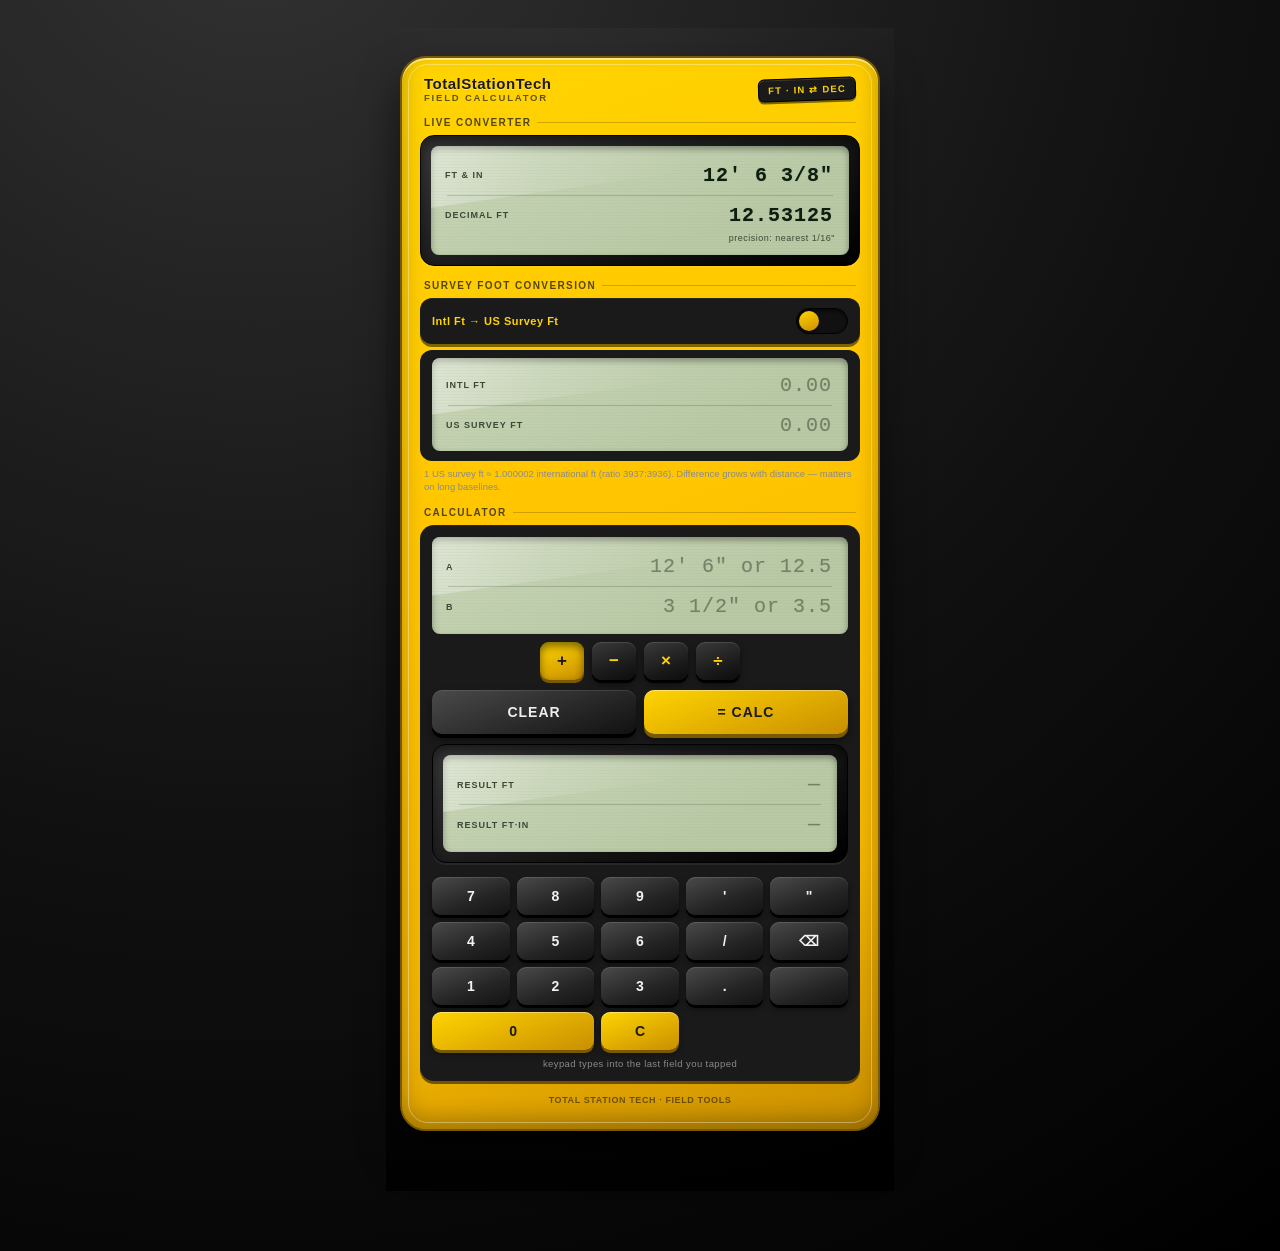
<file: WEBSITE/calculator.html>
<!DOCTYPE html>
<html lang="en">
<head>
<meta charset="UTF-8">
<meta name="viewport" content="width=device-width, initial-scale=1.0">
<title>TotalStationTech | Feet-Inches Field Calculator</title>
<style>
  :root{
    --yellow-1:#ffd400;
    --yellow-2:#ffc400;
    --yellow-3:#f2b400;
    --yellow-deep:#c98f00;
    --black-1:#1a1a1a;
    --black-2:#232323;
    --black-3:#2e2e2e;
    --lcd-bg-1:#c9d6b8;
    --lcd-bg-2:#b9c9a5;
    --lcd-ink:#0c1f0f;
    --lcd-ink-dim:#3a4a35;
    --danger:#c73e2b;
  }

  *{ box-sizing:border-box; }

  html,body{
    margin:0;
    padding:0;
    min-height:100%;
    background:
      radial-gradient(circle at 20% -10%, #333 0%, #111 55%, #000 100%);
    font-family:-apple-system,BlinkMacSystemFont,"Segoe UI",Roboto,Helvetica,Arial,sans-serif;
    display:flex;
    align-items:flex-start;
    justify-content:center;
    padding:28px 14px 60px;
  }

  .device{
    width:100%;
    max-width:480px;
    background:
      linear-gradient(160deg, var(--yellow-1) 0%, var(--yellow-2) 45%, var(--yellow-3) 78%, var(--yellow-deep) 100%);
    border-radius:26px;
    padding:18px 18px 24px;
    box-shadow:
      0 2px 0 rgba(255,255,255,.55) inset,
      0 -10px 22px rgba(0,0,0,.28) inset,
      0 22px 40px rgba(0,0,0,.55),
      0 2px 0 rgba(0,0,0,.4);
    position:relative;
    border:2px solid #7a5a00;
  }

  .device::before{
    content:"";
    position:absolute;
    inset:6px;
    border-radius:20px;
    border:1px solid rgba(255,255,255,.35);
    pointer-events:none;
  }

  /* ---------- Header / badge ---------- */
  .badge-row{
    display:flex;
    align-items:center;
    justify-content:space-between;
    margin-bottom:14px;
    padding:0 4px;
  }
  .brand{
    display:flex;
    flex-direction:column;
    line-height:1;
  }
  .brand .name{
    font-weight:900;
    font-size:15px;
    letter-spacing:.5px;
    color:var(--black-1);
    text-shadow:0 1px 0 rgba(255,255,255,.4);
  }
  .brand .sub{
    font-size:9.5px;
    font-weight:700;
    letter-spacing:1.8px;
    color:var(--black-2);
    opacity:.72;
    margin-top:2px;
    text-transform:uppercase;
  }
  .field-badge{
    background:var(--black-1);
    color:var(--yellow-1);
    font-size:9.5px;
    font-weight:800;
    letter-spacing:1.2px;
    padding:5px 9px;
    border-radius:6px;
    box-shadow:0 2px 0 rgba(0,0,0,.5), 0 1px 0 rgba(255,255,255,.15) inset;
    transform:rotate(-2deg);
    border:1px solid #000;
    text-transform:uppercase;
  }

  /* ---------- LCD Screen ---------- */
  .screen-housing{
    background:linear-gradient(160deg,#3b3b3b,#151515 60%,#000);
    border-radius:14px;
    padding:10px;
    box-shadow:
      0 6px 14px rgba(0,0,0,.55) inset,
      0 2px 0 rgba(255,255,255,.06);
    margin-bottom:14px;
    border:1px solid #000;
  }

  .lcd{
    position:relative;
    background:linear-gradient(155deg, var(--lcd-bg-1), var(--lcd-bg-2) 70%);
    border-radius:8px;
    padding:12px 12px 10px;
    overflow:hidden;
    box-shadow: 0 3px 6px rgba(0,0,0,.35) inset;
  }

  /* glossy glass overlay */
  .lcd::before{
    content:"";
    position:absolute;
    top:-40%; left:-20%;
    width:140%; height:70%;
    background:linear-gradient(120deg, rgba(255,255,255,.55) 0%, rgba(255,255,255,.14) 35%, rgba(255,255,255,0) 60%);
    transform:rotate(-8deg);
    pointer-events:none;
  }
  .lcd::after{
    content:"";
    position:absolute;
    inset:0;
    background:repeating-linear-gradient(180deg, rgba(0,0,0,.035) 0px, rgba(0,0,0,.035) 1px, transparent 1px, transparent 3px);
    pointer-events:none;
    mix-blend-mode:multiply;
    opacity:.5;
  }

  .lcd-row{
    position:relative;
    z-index:2;
    display:flex;
    align-items:center;
    justify-content:space-between;
    gap:8px;
    padding:5px 2px;
  }
  .lcd-label{
    font-size:9px;
    font-weight:800;
    letter-spacing:1px;
    text-transform:uppercase;
    color:var(--lcd-ink-dim);
    min-width:64px;
  }
  .lcd-input{
    flex:1;
    background:transparent;
    border:none;
    outline:none;
    text-align:right;
    font-family:'Courier New', Consolas, monospace;
    font-weight:700;
    font-size:20px;
    letter-spacing:1px;
    color:var(--lcd-ink);
    text-shadow:0 0 1px rgba(12,31,15,.3);
    caret-color:var(--lcd-ink);
    min-width:0;
  }
  .lcd-input::placeholder{
    color:var(--lcd-ink-dim);
    opacity:.55;
    font-weight:500;
  }
  .lcd-divider{
    height:1px;
    background:rgba(12,31,15,.18);
    margin:2px 4px;
    position:relative;
    z-index:2;
  }

  .lcd-sub{
    position:relative;
    z-index:2;
    font-size:9px;
    color:var(--lcd-ink-dim);
    text-align:right;
    padding:0 2px 2px;
    letter-spacing:.5px;
    min-height:11px;
  }

  /* ---------- section labels ---------- */
  .section-title{
    font-size:10px;
    font-weight:900;
    letter-spacing:1.4px;
    color:var(--black-1);
    text-transform:uppercase;
    margin:14px 4px 7px;
    opacity:.75;
    display:flex;
    align-items:center;
    gap:6px;
  }
  .section-title::after{
    content:"";
    flex:1;
    height:1px;
    background:rgba(0,0,0,.25);
  }

  /* ---------- Survey toggle strip ---------- */
  .survey-strip{
    background:var(--black-1);
    border-radius:12px;
    padding:10px 12px;
    box-shadow:0 3px 0 rgba(0,0,0,.5), 0 1px 0 rgba(255,255,255,.05) inset;
    display:flex;
    align-items:center;
    justify-content:space-between;
    gap:10px;
    margin-bottom:6px;
  }
  .survey-label{
    color:var(--yellow-1);
    font-size:11px;
    font-weight:800;
    letter-spacing:.5px;
  }
  .toggle{
    position:relative;
    width:52px;
    height:26px;
    background:#111;
    border-radius:14px;
    border:1px solid #000;
    cursor:pointer;
    box-shadow:inset 0 2px 3px rgba(0,0,0,.6);
    flex-shrink:0;
  }
  .toggle .knob{
    position:absolute;
    top:2px; left:2px;
    width:20px;height:20px;
    border-radius:50%;
    background:linear-gradient(160deg,var(--yellow-1),var(--yellow-deep));
    box-shadow:0 2px 3px rgba(0,0,0,.5);
    transition:left .18s ease;
  }
  .toggle.on .knob{ left:28px; }
  .toggle.on{ background:#3a3200; }

  .survey-readout{
    background:var(--black-1);
    border-radius:12px;
    padding:8px 12px 10px;
    margin-bottom:4px;
  }
  .survey-readout .lcd{ padding:10px 12px 8px; }
  .survey-note{
    font-size:9.5px;
    color:#8a8a8a;
    padding:2px 4px 0;
    line-height:1.4;
  }

  /* ---------- Calculator operand rows ---------- */
  .calc-block{
    background:var(--black-1);
    border-radius:14px;
    padding:12px;
    box-shadow:0 3px 0 rgba(0,0,0,.5), 0 1px 0 rgba(255,255,255,.05) inset;
    margin-bottom:6px;
  }

  .op-row{
    display:flex;
    justify-content:center;
    gap:8px;
    margin:8px 0;
  }
  .op-btn{
    width:44px;height:38px;
    border-radius:9px;
    border:none;
    font-size:17px;
    font-weight:800;
    color:var(--yellow-1);
    background:linear-gradient(160deg,#3a3a3a,#1a1a1a 65%,#0c0c0c);
    box-shadow:
      0 3px 0 #000,
      0 4px 6px rgba(0,0,0,.5),
      0 1px 0 rgba(255,255,255,.12) inset;
    cursor:pointer;
    transition:transform .05s ease, box-shadow .05s ease;
  }
  .op-btn:active{
    transform:translateY(2px);
    box-shadow:0 1px 0 #000, 0 1px 2px rgba(0,0,0,.5), 0 1px 0 rgba(255,255,255,.12) inset;
  }
  .op-btn.selected{
    background:linear-gradient(160deg,var(--yellow-1),var(--yellow-deep));
    color:var(--black-1);
    box-shadow:0 3px 0 #7a5a00, 0 4px 8px rgba(0,0,0,.5) inset;
  }

  .equals-row{
    display:flex;
    gap:8px;
    margin-top:10px;
  }
  .btn-wide{
    flex:1;
    height:44px;
    border-radius:10px;
    border:none;
    font-weight:900;
    font-size:14px;
    letter-spacing:1px;
    cursor:pointer;
    text-transform:uppercase;
  }
  .btn-equals{
    background:linear-gradient(160deg,var(--yellow-1),var(--yellow-deep));
    color:var(--black-1);
    box-shadow:0 4px 0 #7a5a00, 0 6px 10px rgba(0,0,0,.5), 0 1px 0 rgba(255,255,255,.4) inset;
  }
  .btn-equals:active{ transform:translateY(3px); box-shadow:0 1px 0 #7a5a00, 0 2px 4px rgba(0,0,0,.5); }
  .btn-clear{
    background:linear-gradient(160deg,#4a4a4a,#222 70%,#111);
    color:#eee;
    box-shadow:0 4px 0 #000, 0 6px 10px rgba(0,0,0,.5), 0 1px 0 rgba(255,255,255,.1) inset;
  }
  .btn-clear:active{ transform:translateY(3px); box-shadow:0 1px 0 #000, 0 2px 4px rgba(0,0,0,.5); }

  /* keypad for the focused field */
  .keypad{
    display:grid;
    grid-template-columns:repeat(5,1fr);
    gap:7px;
    margin-top:10px;
  }
  .key{
    height:38px;
    border-radius:9px;
    border:none;
    font-weight:800;
    font-size:14px;
    color:#f2f2f2;
    background:linear-gradient(160deg,#4a4a4a,#242424 60%,#131313);
    box-shadow:0 3px 0 #000, 0 4px 6px rgba(0,0,0,.45), 0 1px 0 rgba(255,255,255,.12) inset;
    cursor:pointer;
    transition:transform .05s ease, box-shadow .05s ease;
  }
  .key:active{
    transform:translateY(2px);
    box-shadow:0 1px 0 #000, 0 1px 2px rgba(0,0,0,.5), 0 1px 0 rgba(255,255,255,.1) inset;
  }
  .key.accent{
    color:var(--black-1);
    background:linear-gradient(160deg,var(--yellow-1),var(--yellow-deep));
    box-shadow:0 3px 0 #7a5a00, 0 4px 6px rgba(0,0,0,.4), 0 1px 0 rgba(255,255,255,.4) inset;
  }
  .key.wide{ grid-column:span 2; }

  .result-hint{
    font-size:9.5px;
    color:#8a8a8a;
    text-align:center;
    margin-top:8px;
    letter-spacing:.4px;
  }

  .footer-note{
    text-align:center;
    font-size:9px;
    color:rgba(0,0,0,.5);
    letter-spacing:.6px;
    margin-top:14px;
    font-weight:700;
    text-transform:uppercase;
  }

  @media (max-width:360px){
    .keypad{ grid-template-columns:repeat(5,1fr); }
    .lcd-input{ font-size:16px; }
  }
</style>
</head>
<body>

<div class="device" id="device">

  <div class="badge-row">
    <div class="brand">
      <span class="name">TotalStationTech</span>
      <span class="sub">Field Calculator</span>
    </div>
    <div class="field-badge">FT · IN ⇄ DEC</div>
  </div>

  <!-- LIVE TWO-WAY CONVERTER -->
  <div class="section-title">Live Converter</div>
  <div class="screen-housing">
    <div class="lcd">
      <div class="lcd-row">
        <span class="lcd-label">Ft &amp; In</span>
        <input id="fracInput" class="lcd-input" type="text" inputmode="text"
               placeholder="12' 6 3/8&quot;" autocomplete="off" spellcheck="false">
      </div>
      <div class="lcd-divider"></div>
      <div class="lcd-row">
        <span class="lcd-label">Decimal Ft</span>
        <input id="decInput" class="lcd-input" type="text" inputmode="decimal"
               placeholder="12.53" autocomplete="off" spellcheck="false">
      </div>
      <div class="lcd-sub" id="converterNote">precision: nearest 1/16"</div>
    </div>
  </div>

  <!-- SURVEY FOOT TOGGLE -->
  <div class="section-title">Survey Foot Conversion</div>
  <div class="survey-strip">
    <span class="survey-label" id="surveyDirLabel">Intl Ft → US Survey Ft</span>
    <div class="toggle" id="surveyToggle"><div class="knob"></div></div>
  </div>
  <div class="survey-readout">
    <div class="lcd">
      <div class="lcd-row">
        <span class="lcd-label" id="surveyInLabel">Intl Ft</span>
        <input id="surveyInput" class="lcd-input" type="text" inputmode="decimal"
               placeholder="0.00" autocomplete="off" spellcheck="false">
      </div>
      <div class="lcd-divider"></div>
      <div class="lcd-row">
        <span class="lcd-label" id="surveyOutLabel">US Survey Ft</span>
        <input id="surveyOutput" class="lcd-input" type="text" readonly placeholder="0.00">
      </div>
    </div>
  </div>
  <div class="survey-note">1 US survey ft ≈ 1.000002 international ft (ratio 3937:3936). Difference grows with distance — matters on long baselines.</div>

  <!-- CALCULATOR -->
  <div class="section-title">Calculator</div>
  <div class="calc-block">
    <div class="lcd">
      <div class="lcd-row">
        <span class="lcd-label">A</span>
        <input id="opA" class="lcd-input" type="text" placeholder="12' 6&quot; or 12.5"
               autocomplete="off" spellcheck="false">
      </div>
      <div class="lcd-divider"></div>
      <div class="lcd-row">
        <span class="lcd-label">B</span>
        <input id="opB" class="lcd-input" type="text" placeholder="3 1/2&quot; or 3.5"
               autocomplete="off" spellcheck="false">
      </div>
    </div>

    <div class="op-row" id="opRow">
      <button class="op-btn selected" data-op="+">+</button>
      <button class="op-btn" data-op="-">−</button>
      <button class="op-btn" data-op="*">×</button>
      <button class="op-btn" data-op="/">÷</button>
    </div>

    <div class="equals-row">
      <button class="btn-wide btn-clear" id="clearBtn">Clear</button>
      <button class="btn-wide btn-equals" id="equalsBtn">= Calc</button>
    </div>

    <div class="screen-housing" style="margin-top:10px;">
      <div class="lcd">
        <div class="lcd-row">
          <span class="lcd-label">Result Ft</span>
          <input id="resultDec" class="lcd-input" type="text" readonly placeholder="—">
        </div>
        <div class="lcd-divider"></div>
        <div class="lcd-row">
          <span class="lcd-label">Result Ft·In</span>
          <input id="resultFrac" class="lcd-input" type="text" readonly placeholder="—">
        </div>
      </div>
    </div>

    <div class="keypad" id="keypad">
      <button class="key" data-k="7">7</button>
      <button class="key" data-k="8">8</button>
      <button class="key" data-k="9">9</button>
      <button class="key" data-k="'">'</button>
      <button class="key" data-k="&quot;">&quot;</button>

      <button class="key" data-k="4">4</button>
      <button class="key" data-k="5">5</button>
      <button class="key" data-k="6">6</button>
      <button class="key" data-k="/">/</button>
      <button class="key" data-k="-back">⌫</button>

      <button class="key" data-k="1">1</button>
      <button class="key" data-k="2">2</button>
      <button class="key" data-k="3">3</button>
      <button class="key" data-k=".">.</button>
      <button class="key" data-k="space"> </button>

      <button class="key wide accent" data-k="0">0</button>
      <button class="key accent" data-k="-clr">C</button>
    </div>
    <div class="result-hint">keypad types into the last field you tapped</div>
  </div>

  <div class="footer-note">Total Station Tech · Field Tools</div>
</div>

<script>
(function(){
  "use strict";

  /* ---------------- core conversion helpers ---------------- */

  // Parse a fractional feet-inches string like  12' 6 3/8"  ->  decimal feet (number|null)
  function parseFeetInches(raw){
    if (raw == null) return null;
    let s = String(raw).trim();
    if (s === '') return null;

    let neg = false;
    if (s[0] === '-'){ neg = true; s = s.slice(1); }

    // normalize word forms
    s = s.replace(/ft\.?/gi, "'").replace(/in(ch(es)?)?\.?/gi, '"');

    let feet = 0;
    let hasFeetMarker = false;
    const feetMatch = s.match(/(\d+(?:\.\d+)?)\s*'/);
    if (feetMatch){
      feet = parseFloat(feetMatch[1]);
      hasFeetMarker = true;
      s = s.slice(0, feetMatch.index) + s.slice(feetMatch.index + feetMatch[0].length);
    }

    const hasQuote = s.indexOf('"') !== -1;
    s = s.replace(/"/g, '');

    let fracInches = 0;
    let hasFrac = false;
    const fracMatch = s.match(/(\d+)\s*\/\s*(\d+)/);
    if (fracMatch){
      const num = parseFloat(fracMatch[1]);
      const den = parseFloat(fracMatch[2]);
      if (den !== 0){
        fracInches = num / den;
        hasFrac = true;
      }
      s = s.slice(0, fracMatch.index) + s.slice(fracMatch.index + fracMatch[0].length);
    }

    s = s.trim();
    let wholeInches = 0;
    let leftoverNum = null;
    const wholeMatch = s.match(/\d+(?:\.\d+)?/);
    if (wholeMatch){
      leftoverNum = parseFloat(wholeMatch[0]);
    }

    let decimalFeet;
    if (hasFeetMarker || hasQuote || hasFrac){
      // any leftover bare number belongs to inches
      wholeInches = leftoverNum != null ? leftoverNum : 0;
      const totalInches = wholeInches + fracInches;
      decimalFeet = feet + totalInches / 12;
    } else if (leftoverNum != null) {
      // no markers at all -> treat the bare number as feet
      decimalFeet = leftoverNum;
    } else if (hasFeetMarker) {
      decimalFeet = feet;
    } else {
      return null;
    }

    if (isNaN(decimalFeet)) return null;
    if (neg) decimalFeet = -decimalFeet;
    return decimalFeet;
  }

  function gcd(a,b){ return b ? gcd(b, a % b) : a; }

  // decimal feet -> fractional feet-inches string, nearest 1/denom inch
  function decimalToFeetInches(decimalFeet, denom){
    denom = denom || 16;
    if (decimalFeet == null || isNaN(decimalFeet)) return '';
    const neg = decimalFeet < 0;
    let val = Math.abs(decimalFeet);

    let feet = Math.floor(val + 1e-9);
    let remFeet = val - feet;
    let inchesFloat = remFeet * 12;

    let wholeInches = Math.floor(inchesFloat + 1e-9);
    let fracFloat = inchesFloat - wholeInches;
    let numerator = Math.round(fracFloat * denom);
    let denominator = denom;

    if (numerator >= denom){
      numerator = 0;
      wholeInches += 1;
    }
    if (wholeInches >= 12){
      wholeInches -= 12;
      feet += 1;
    }
    if (numerator > 0){
      const g = gcd(numerator, denominator);
      numerator = numerator / g;
      denominator = denominator / g;
    }

    let str = (neg ? '-' : '') + feet + "' ";
    if (numerator > 0){
      str += wholeInches + ' ' + numerator + '/' + denominator + '"';
    } else {
      str += wholeInches + '"';
    }
    return str;
  }

  function formatDecimal(n){
    if (n == null || isNaN(n)) return '';
    let r = Math.round(n * 100000) / 100000;
    return String(r);
  }

  // Detect + parse either format for calculator operands
  function parseAny(raw){
    if (raw == null) return null;
    const s = String(raw).trim();
    if (s === '') return null;
    if (/['"\/]/.test(s) || /\b(ft|in)\b/i.test(s)){
      return parseFeetInches(s);
    }
    const n = parseFloat(s);
    return isNaN(n) ? null : n;
  }

  /* ---------------- live two-way converter ---------------- */

  const fracInput = document.getElementById('fracInput');
  const decInput  = document.getElementById('decInput');
  let lastEdited = null;

  function syncFromFrac(){
    const val = parseFeetInches(fracInput.value);
    if (val != null){
      decInput.value = formatDecimal(val);
    } else if (fracInput.value.trim() === ''){
      decInput.value = '';
    }
  }
  function syncFromDec(){
    const s = decInput.value.trim();
    if (s === ''){ fracInput.value = ''; return; }
    const n = parseFloat(s);
    if (!isNaN(n)){
      fracInput.value = decimalToFeetInches(n, 16);
    }
  }

  fracInput.addEventListener('input', function(){ lastEdited='frac'; syncFromFrac(); });
  decInput.addEventListener('input', function(){ lastEdited='dec'; syncFromDec(); });

  // seed with an example
  fracInput.value = "12' 6 3/8\"";
  syncFromFrac();

  /* ---------------- survey foot toggle ---------------- */

  const SURVEY_PER_INTL = 0.3048 / (1200/3937); // survey ft per 1 intl ft  (~0.999998)
  const surveyToggle = document.getElementById('surveyToggle');
  const surveyInput  = document.getElementById('surveyInput');
  const surveyOutput = document.getElementById('surveyOutput');
  const surveyInLabel  = document.getElementById('surveyInLabel');
  const surveyOutLabel = document.getElementById('surveyOutLabel');
  const surveyDirLabel = document.getElementById('surveyDirLabel');

  let toIntlToSurvey = true; // true: input=intl -> output=survey

  function refreshSurveyLabels(){
    if (toIntlToSurvey){
      surveyInLabel.textContent = 'Intl Ft';
      surveyOutLabel.textContent = 'US Survey Ft';
      surveyDirLabel.textContent = 'Intl Ft → US Survey Ft';
    } else {
      surveyInLabel.textContent = 'US Survey Ft';
      surveyOutLabel.textContent = 'Intl Ft';
      surveyDirLabel.textContent = 'US Survey Ft → Intl Ft';
    }
  }

  function refreshSurveyOutput(){
    const n = parseFloat(surveyInput.value);
    if (isNaN(n)){ surveyOutput.value = ''; return; }
    const out = toIntlToSurvey ? n * SURVEY_PER_INTL : n / SURVEY_PER_INTL;
    surveyOutput.value = formatDecimal(out);
  }

  surveyToggle.addEventListener('click', function(){
    toIntlToSurvey = !toIntlToSurvey;
    surveyToggle.classList.toggle('on', !toIntlToSurvey);
    refreshSurveyLabels();
    refreshSurveyOutput();
  });
  surveyInput.addEventListener('input', refreshSurveyOutput);
  refreshSurveyLabels();

  /* ---------------- calculator ---------------- */

  const opA = document.getElementById('opA');
  const opB = document.getElementById('opB');
  const resultDec = document.getElementById('resultDec');
  const resultFrac = document.getElementById('resultFrac');
  const opRow = document.getElementById('opRow');
  let currentOp = '+';

  opRow.addEventListener('click', function(e){
    const btn = e.target.closest('.op-btn');
    if (!btn) return;
    opRow.querySelectorAll('.op-btn').forEach(b=>b.classList.remove('selected'));
    btn.classList.add('selected');
    currentOp = btn.dataset.op;
  });

  function runCalc(){
    const a = parseAny(opA.value);
    const b = parseAny(opB.value);
    if (a == null || b == null){
      resultDec.value = '—';
      resultFrac.value = 'check inputs';
      return;
    }
    let r;
    switch(currentOp){
      case '+': r = a + b; break;
      case '-': r = a - b; break;
      case '*': r = a * b; break;
      case '/':
        if (b === 0){ resultDec.value = '—'; resultFrac.value = 'div/0'; return; }
        r = a / b; break;
      default: r = a;
    }
    resultDec.value = formatDecimal(r) + ' ft';
    resultFrac.value = decimalToFeetInches(r, 16);
  }

  document.getElementById('equalsBtn').addEventListener('click', runCalc);
  document.getElementById('clearBtn').addEventListener('click', function(){
    opA.value = ''; opB.value = '';
    resultDec.value = ''; resultFrac.value = '';
  });

  /* ---------------- tactile keypad -> last focused field ---------------- */

  let activeField = opA;
  [fracInput, decInput, surveyInput, opA, opB].forEach(f=>{
    f.addEventListener('focus', ()=>{ activeField = f; });
  });

  document.getElementById('keypad').addEventListener('click', function(e){
    const btn = e.target.closest('.key');
    if (!btn) return;
    const k = btn.dataset.k;
    if (!activeField) return;

    if (k === '-clr'){
      activeField.value = '';
    } else if (k === '-back'){
      activeField.value = activeField.value.slice(0, -1);
    } else if (k === 'space'){
      activeField.value += ' ';
    } else {
      activeField.value += k;
    }

    // fire the appropriate live-update handler
    if (activeField === fracInput){ lastEdited='frac'; syncFromFrac(); }
    else if (activeField === decInput){ lastEdited='dec'; syncFromDec(); }
    else if (activeField === surveyInput){ refreshSurveyOutput(); }

    activeField.focus();
  });

})();
</script>
</body>
</html>
</file>
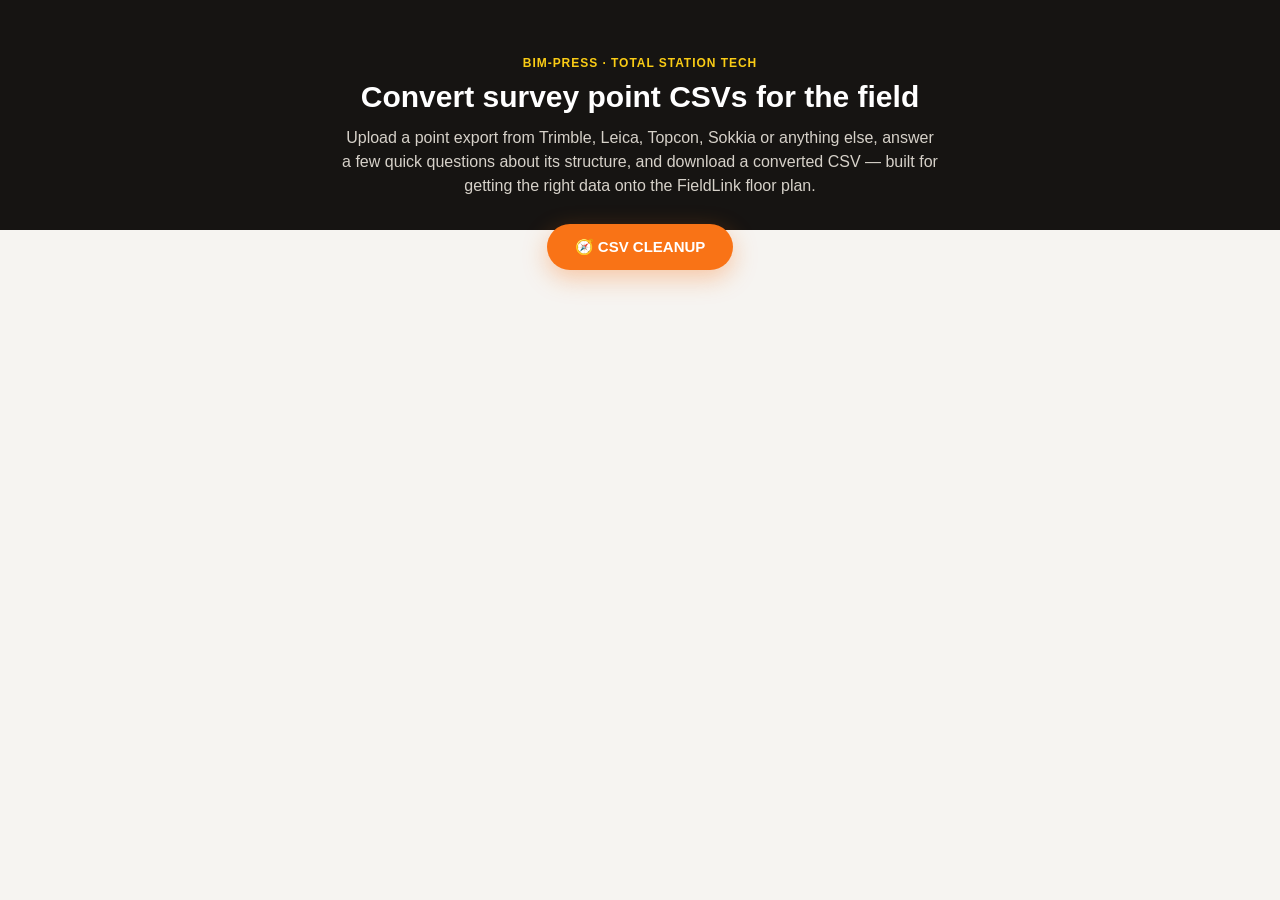
<file: WEBSITE/csv-converter.html>
<!DOCTYPE html>
<html lang="en">
<head>
<meta charset="UTF-8">
<meta name="viewport" content="width=device-width, initial-scale=1.0">
<title>Survey Point CSV Converter</title>
<script>
/* PapaParse v5.6.0 — vendored inline so this tool works fully offline (no CDN dependency). MIT License. https://github.com/mholt/PapaParse */
/* @license
Papa Parse
v5.6.0
https://github.com/mholt/PapaParse
License: MIT
*/
((e,t)=>{"function"==typeof define&&define.amd?define([],t):"object"==typeof module&&"undefined"!=typeof exports?module.exports=t():e.Papa=t()})(this,function r(){var n="undefined"!=typeof self?self:"undefined"!=typeof window?window:void 0!==n?n:{};var s=!n.document&&!!n.postMessage,a=n.IS_PAPA_WORKER||!1,o={},h=0,w={};function P(e){return 65279===e.charCodeAt(0)?e.slice(1):e}function u(e){this._handle=null,this._finished=!1,this._completed=!1,this._halted=!1,this._input=null,this._baseIndex=0,this._partialLine="",this._rowCount=0,this._start=0,this._nextChunk=null,this.isFirstChunk=!0,this._completeResults={data:[],errors:[],meta:{}},function(e){var t=b(e);t.chunkSize=parseInt(t.chunkSize),e.step||e.chunk||(t.chunkSize=null);this._handle=new i(t),(this._handle.streamer=this)._config=t}.call(this,e),this.parseChunk=function(t,e){var i=parseInt(this._config.skipFirstNLines)||0;if(this.isFirstChunk&&0<i){let e=this._config.newline;e||(r=this._config.quoteChar||'"',e=this._handle.guessLineEndings(t,r)),t=[...t.split(e).slice(i)].join(e)}this.isFirstChunk&&U(this._config.beforeFirstChunk)&&void 0!==(r=this._config.beforeFirstChunk(t))&&(t=r),this.isFirstChunk=!1,this._halted=!1;var i=this._partialLine+t,r=(this._partialLine="",this._handle.parse(i,this._baseIndex,!this._finished));if(!this._handle.paused()&&!this._handle.aborted()){t=r.meta.cursor,i=(this._finished||(this._partialLine=i.substring(t-this._baseIndex),this._baseIndex=t),r&&r.data&&(this._rowCount+=r.data.length),this._finished||this._config.preview&&this._rowCount>=this._config.preview);if(a)n.postMessage({results:r,workerId:w.WORKER_ID,finished:i});else if(U(this._config.chunk)&&!e){if(this._config.chunk(r,this._handle),this._handle.paused()||this._handle.aborted())return void(this._halted=!0);this._completeResults=r=void 0}return this._config.step||this._config.chunk||(this._completeResults.data=this._completeResults.data.concat(r.data),this._completeResults.errors=this._completeResults.errors.concat(r.errors),this._completeResults.meta=r.meta),this._completed||!i||!U(this._config.complete)||r&&r.meta.aborted||(this._config.complete(this._completeResults,this._input),this._completed=!0),i||r&&r.meta.paused||this._nextChunk(),r}this._halted=!0},this._sendError=function(e){U(this._config.error)?this._config.error(e):a&&this._config.error&&n.postMessage({workerId:w.WORKER_ID,error:e,finished:!1})}}function d(e){var r;(e=e||{}).chunkSize||(e.chunkSize=w.RemoteChunkSize),u.call(this,e),this._nextChunk=s?function(){this._readChunk(),this._chunkLoaded()}:function(){this._readChunk()},this.stream=function(e){this._input=e,this._nextChunk()},this._readChunk=function(){if(this._finished)this._chunkLoaded();else{if(r=new XMLHttpRequest,this._config.withCredentials&&(r.withCredentials=this._config.withCredentials),s||(r.onload=m(this._chunkLoaded,this),r.onerror=m(this._chunkError,this)),r.open(this._config.downloadRequestBody?"POST":"GET",this._input,!s),this._config.downloadRequestHeaders){var e,t=this._config.downloadRequestHeaders;for(e in t)r.setRequestHeader(e,t[e])}var i;this._config.chunkSize&&(i=this._start+this._config.chunkSize-1,r.setRequestHeader("Range","bytes="+this._start+"-"+i));try{r.send(this._config.downloadRequestBody)}catch(e){this._chunkError(e.message)}s&&0===r.status&&this._chunkError()}},this._chunkLoaded=function(){4===r.readyState&&(r.status<200||400<=r.status?this._chunkError():(this._start+=this._config.chunkSize||r.responseText.length,this._finished=!this._config.chunkSize||this._start>=(e=>null!==(e=e.getResponseHeader("Content-Range"))?parseInt(e.substring(e.lastIndexOf("/")+1)):-1)(r),this.parseChunk(r.responseText)))},this._chunkError=function(e){e=r.statusText||e;this._sendError(new Error(e))}}function l(e){(e=e||{}).chunkSize||(e.chunkSize=w.LocalChunkSize),u.call(this,e);var i,r,n="undefined"!=typeof FileReader;this.stream=function(e){this._input=e,r=e.slice||e.webkitSlice||e.mozSlice,n?((i=new FileReader).onload=m(this._chunkLoaded,this),i.onerror=m(this._chunkError,this)):i=new FileReaderSync,this._nextChunk()},this._nextChunk=function(){this._finished||this._config.preview&&!(this._rowCount<this._config.preview)||this._readChunk()},this._readChunk=function(){var e=this._input,t=(this._config.chunkSize&&(t=Math.min(this._start+this._config.chunkSize,this._input.size),e=r.call(e,this._start,t)),i.readAsText(e,this._config.encoding));n||this._chunkLoaded({target:{result:t}})},this._chunkLoaded=function(e){this._start+=this._config.chunkSize,this._finished=!this._config.chunkSize||this._start>=this._input.size,this.parseChunk(e.target.result)},this._chunkError=function(){this._sendError(i.error)}}function f(e){var i;u.call(this,e=e||{}),this.stream=function(e){return i=e,this._nextChunk()},this._nextChunk=function(){var e,t;if(!this._finished)return e=this._config.chunkSize,i=e?(t=i.substring(0,e),i.substring(e)):(t=i,""),this._finished=!i,this.parseChunk(t)}}function c(e){u.call(this,e=e||{});var t=[],i=!0,r=!1;this.pause=function(){u.prototype.pause.apply(this,arguments),this._input.pause()},this.resume=function(){u.prototype.resume.apply(this,arguments),this._input.resume()},this.stream=function(e){this._input=e,this._input.on("data",this._streamData),this._input.on("end",this._streamEnd),this._input.on("error",this._streamError)},this._checkIsFinished=function(){r&&1===t.length&&(this._finished=!0)},this._nextChunk=function(){this._checkIsFinished(),t.length?this.parseChunk(t.shift()):i=!0},this._streamData=m(function(e){try{t.push("string"==typeof e?e:e.toString(this._config.encoding)),i&&(i=!1,this._checkIsFinished(),this.parseChunk(t.shift()))}catch(e){this._streamError(e)}},this),this._streamError=m(function(e){this._streamCleanUp(),this._sendError(e)},this),this._streamEnd=m(function(){this._streamCleanUp(),r=!0,this._streamData("")},this),this._streamCleanUp=m(function(){this._input.removeListener("data",this._streamData),this._input.removeListener("end",this._streamEnd),this._input.removeListener("error",this._streamError)},this)}function i(m){var n,s,a,t,o=Math.pow(2,53),h=-o,u=/^\s*-?(\d+\.?|\.\d+|\d+\.\d+)([eE][-+]?\d+)?\s*$/,d=/^((\d{4}-[01]\d-[0-3]\dT[0-2]\d:[0-5]\d:[0-5]\d\.\d+([+-][0-2]\d:[0-5]\d|Z))|(\d{4}-[01]\d-[0-3]\dT[0-2]\d:[0-5]\d:[0-5]\d([+-][0-2]\d:[0-5]\d|Z))|(\d{4}-[01]\d-[0-3]\dT[0-2]\d:[0-5]\d([+-][0-2]\d:[0-5]\d|Z)))$/,i=this,r=0,l=0,f=!1,e=!1,c=[],p={data:[],errors:[],meta:{}};function y(e){return"greedy"===m.skipEmptyLines?""===e.join("").trim():1===e.length&&0===e[0].length}function _(){if(p&&a&&(k("Delimiter","UndetectableDelimiter","Unable to auto-detect delimiting character; defaulted to '"+w.DefaultDelimiter+"'"),a=!1),m.skipEmptyLines&&(p.data=p.data.filter(function(e){return!y(e)})),g()){if(p)if(Array.isArray(p.data[0])){for(var e=0;g()&&e<p.data.length;e++)p.data[e].forEach(t);p.data.splice(0,1)}else p.data.forEach(t);function t(e,t){e=P(e),U(m.transformHeader)&&(e=m.transformHeader(e,t)),c.push(e)}}function i(e,t){for(var i=m.header?{}:[],r=0;r<e.length;r++){var n=r,s=e[r],s=((e,t)=>(e=>(m.dynamicTypingFunction&&void 0===m.dynamicTyping[e]&&(m.dynamicTyping[e]=m.dynamicTypingFunction(e)),!0===(m.dynamicTyping[e]||m.dynamicTyping)))(e)?"true"===t||"TRUE"===t||"false"!==t&&"FALSE"!==t&&((e=>{if(u.test(e)){e=parseFloat(e);if(h<e&&e<o)return 1}})(t)?parseFloat(t):d.test(t)?new Date(t):""===t?null:t):t)(n=m.header?r>=c.length?"__parsed_extra":c[r]:n,s=m.transform?m.transform(s,n):s);"__parsed_extra"===n?(i[n]=i[n]||[],i[n].push(s)):i[n]=s}return m.header&&(r>c.length?k("FieldMismatch","TooManyFields","Too many fields: expected "+c.length+" fields but parsed "+r,l+t):r<c.length&&k("FieldMismatch","TooFewFields","Too few fields: expected "+c.length+" fields but parsed "+r,l+t)),i}var r;p&&(m.header||m.dynamicTyping||m.transform)&&(r=1,!p.data.length||Array.isArray(p.data[0])?(p.data=p.data.map(i),r=p.data.length):p.data=i(p.data,0),m.header&&p.meta&&(p.meta.fields=c),l+=r)}function g(){return m.header&&0===c.length}function k(e,t,i,r){e={type:e,code:t,message:i};void 0!==r&&(e.row=r),p.errors.push(e)}U(m.step)&&(t=m.step,m.step=function(e){p=e,g()?_():(_(),0!==p.data.length&&(r+=e.data.length,m.preview&&r>m.preview?s.abort():(p.data=p.data[0],t(p,i))))}),this.parse=function(e,t,i){var r=m.quoteChar||'"',r=(m.newline||(m.newline=this.guessLineEndings(e,r)),a=!1,m.delimiter?U(m.delimiter)&&(m.delimiter=m.delimiter(e),p.meta.delimiter=m.delimiter):((r=((e,t,i,r,n)=>{var s,a,o,h;n=n||[",","\t","|",";",w.RECORD_SEP,w.UNIT_SEP];for(var u=0;u<n.length;u++){for(var d,l=n[u],f=0,c=0,p=0,_=(o=void 0,new E({comments:r,delimiter:l,newline:t,preview:10}).parse(e)),g=0;g<_.data.length;g++)i&&y(_.data[g])?p++:(d=_.data[g].length,c+=d,void 0===o?o=d:0<d&&(f+=Math.abs(d-o),o=d));0<_.data.length&&(c/=_.data.length-p),1.99<c&&(void 0===a||f<a||f===a&&h<c)&&(a=f,s=l,h=c)}return{successful:!!(m.delimiter=s),bestDelimiter:s}})(e,m.newline,m.skipEmptyLines,m.comments,m.delimitersToGuess)).successful?m.delimiter=r.bestDelimiter:(a=!0,m.delimiter=w.DefaultDelimiter),p.meta.delimiter=m.delimiter),b(m));return m.preview&&m.header&&r.preview++,n=e,s=new E(r),p=s.parse(n,t,i),_(),f?{meta:{paused:!0}}:p||{meta:{paused:!1}}},this.paused=function(){return f},this.pause=function(){f=!0,s.abort(),n=U(m.chunk)?"":n.substring(s.getCharIndex())},this.resume=function(){i.streamer._halted?(f=!1,i.streamer.parseChunk(n,!0)):setTimeout(i.resume,3)},this.aborted=function(){return e},this.abort=function(){e=!0,s.abort(),p.meta.aborted=!0,U(m.complete)&&m.complete(p),n=""},this.guessLineEndings=function(e,t){e=e.substring(0,1048576);var t=new RegExp(q(t)+"([^]*?)"+q(t),"gm"),i=(e=e.replace(t,"")).split("\r"),t=e.split("\n"),e=1<t.length&&t[0].length<i[0].length;if(1===i.length||e)return"\n";for(var r=0,n=0;n<i.length;n++)"\n"===i[n][0]&&r++;return r>=i.length/2?"\r\n":"\r"}}function q(e){return e.replace(/[.*+?^${}()|[\]\\]/g,"\\$&")}function E(C){var S=(C=C||{}).delimiter,O=C.newline,x=C.comments,I=C.step,A=C.preview,T=C.fastMode,D=null,L=!1,F=null==C.quoteChar?'"':C.quoteChar,z=F;if(void 0!==C.escapeChar&&(z=C.escapeChar),("string"!=typeof S||-1<w.BAD_DELIMITERS.indexOf(S))&&(S=","),x===S)throw new Error("Comment character same as delimiter");!0===x?x="#":("string"!=typeof x||-1<w.BAD_DELIMITERS.indexOf(x))&&(x=!1),"\n"!==O&&"\r"!==O&&"\r\n"!==O&&(O="\n");var M=0,j=!1;this.parse=function(i,t,r){if("string"!=typeof i)throw new Error("Input must be a string");var n=i.length,e=S.length,s=O.length,a=x.length,o=U(I),h=[],u=[],d=[],l=M=0;if(!i)return v();if(T||!1!==T&&-1===i.indexOf(F)){for(var f=i.split(O),c=0;c<f.length;c++){if(d=f[c],M+=d.length,c!==f.length-1)M+=O.length;else if(r)return v();if(!x||d.substring(0,a)!==x){if(o){if(h=[],k(d.split(S)),R(),j)return v()}else k(d.split(S));if(A&&A<=c)return h=h.slice(0,A),v(!0)}}return v()}for(var p=i.indexOf(S,M),_=i.indexOf(O,M),g=new RegExp(q(z)+q(F),"g"),m=i.indexOf(F,M);;)if(i[M]===F)for(m=M,M++;;){if(-1===(m=i.indexOf(F,m+1)))return r||u.push({type:"Quotes",code:"MissingQuotes",message:"Quoted field unterminated",row:h.length,index:M}),E();if(m===n-1)return E(i.substring(M,m).replace(g,F));if(F===z&&i[m+1]===z)m++;else if(F===z||0===m||i[m-1]!==z){-1!==p&&p<m+1&&(p=i.indexOf(S,m+1));var y=w(-1===(_=-1!==_&&_<m+1?i.indexOf(O,m+1):_)?p:Math.min(p,_));if(i.substr(m+1+y,e)===S){d.push(i.substring(M,m).replace(g,F)),i[M=m+1+y+e]!==F&&(m=i.indexOf(F,M)),p=i.indexOf(S,M),_=i.indexOf(O,M);break}y=w(_);if(i.substring(m+1+y,m+1+y+s)===O){if(d.push(i.substring(M,m).replace(g,F)),b(m+1+y+s),p=i.indexOf(S,M),m=i.indexOf(F,M),o&&(R(),j))return v();if(A&&h.length>=A)return v(!0);break}u.push({type:"Quotes",code:"InvalidQuotes",message:"Trailing quote on quoted field is malformed",row:h.length,index:M}),m++}}else if(x&&0===d.length&&i.substring(M,M+a)===x){if(-1===_)return v();M=_+s,_=i.indexOf(O,M),p=i.indexOf(S,M)}else if(-1!==p&&(p<_||-1===_))d.push(i.substring(M,p)),M=p+e,p=i.indexOf(S,M);else{if(-1===_)break;if(d.push(i.substring(M,_)),b(_+s),o&&(R(),j))return v();if(A&&h.length>=A)return v(!0)}return E();function k(e){h.push(e),l=M}function w(e){var t=0;return t=-1!==e&&(e=i.substring(m+1,e))&&""===e.trim()?e.length:t}function E(e){return r||(void 0===e&&(e=i.substring(M)),d.push(e),M=n,k(d),o&&R()),v()}function b(e){M=e,k(d),d=[],_=i.indexOf(O,M)}function v(e){if(C.header&&!t&&h.length&&!L){var s=h[0],a=Object.create(null),o=new Set(s);let n=!1;for(let r=0;r<s.length;r++){let i=P(s[r]);if(a[i=U(C.transformHeader)?C.transformHeader(i,r):i]){let e,t=a[i];for(;e=i+"_"+t,t++,o.has(e););o.add(e),s[r]=e,a[i]++,n=!0,(D=null===D?{}:D)[e]=i}else a[i]=1,s[r]=i;o.add(i)}n&&console.warn("Duplicate headers found and renamed."),L=!0}return{data:h,errors:u,meta:{delimiter:S,linebreak:O,aborted:j,truncated:!!e,cursor:l+(t||0),renamedHeaders:D}}}function R(){I(v()),h=[],u=[]}},this.abort=function(){j=!0},this.getCharIndex=function(){return M}}function p(e){var t=e.data,i=o[t.workerId],r=!1;if(t.error)i.userError(t.error,t.file);else if(t.results&&t.results.data){var n={abort:function(){r=!0,_(t.workerId,{data:[],errors:[],meta:{aborted:!0}})},pause:g,resume:g};if(U(i.userStep)){for(var s=0;s<t.results.data.length&&(i.userStep({data:t.results.data[s],errors:t.results.errors,meta:t.results.meta},n),!r);s++);delete t.results}else U(i.userChunk)&&(i.userChunk(t.results,n,t.file),delete t.results)}t.finished&&!r&&_(t.workerId,t.results)}function _(e,t){var i=o[e];U(i.userComplete)&&i.userComplete(t),i.terminate(),delete o[e]}function g(){throw new Error("Not implemented.")}function b(e){if("object"!=typeof e||null===e)return e;var t,i=Array.isArray(e)?[]:{};for(t in e)i[t]=b(e[t]);return i}function m(e,t){return function(){e.apply(t,arguments)}}function U(e){return"function"==typeof e}return w.parse=function(e,t){var i=(t=t||{}).dynamicTyping||!1;U(i)&&(t.dynamicTypingFunction=i,i={});if(t.dynamicTyping=i,t.transform=!!U(t.transform)&&t.transform,!t.worker||!w.WORKERS_SUPPORTED)return i=null,w.NODE_STREAM_INPUT,"string"==typeof e?(e=P(e),i=new(t.download?d:f)(t)):!0===e.readable&&U(e.read)&&U(e.on)?i=new c(t):(n.File&&e instanceof File||e instanceof Object)&&(i=new l(t)),i.stream(e);(i=(()=>{var e;return!!w.WORKERS_SUPPORTED&&(e=(()=>{var e=n.URL||n.webkitURL||null,t=r.toString();return w.BLOB_URL||(w.BLOB_URL=e.createObjectURL(new Blob(["var global = (function() { if (typeof self !== 'undefined') { return self; } if (typeof window !== 'undefined') { return window; } if (typeof global !== 'undefined') { return global; } return {}; })(); global.IS_PAPA_WORKER=true; ","(",t,")();"],{type:"text/javascript"})))})(),(e=new n.Worker(e)).onmessage=p,e.id=h++,o[e.id]=e)})()).userStep=t.step,i.userChunk=t.chunk,i.userComplete=t.complete,i.userError=t.error,t.step=U(t.step),t.chunk=U(t.chunk),t.complete=U(t.complete),t.error=U(t.error),delete t.worker,i.postMessage({input:e,config:t,workerId:i.id})},w.unparse=function(e,t){var s=!1,g=!0,m=",",y="\r\n",a='"',o=a+a,i=!1,r=null,h=!1,u=((()=>{if("object"==typeof t){if("string"!=typeof t.delimiter||w.BAD_DELIMITERS.filter(function(e){return-1!==t.delimiter.indexOf(e)}).length||(m=t.delimiter),"boolean"!=typeof t.quotes&&"function"!=typeof t.quotes&&!Array.isArray(t.quotes)||(s=t.quotes),"boolean"!=typeof t.skipEmptyLines&&"string"!=typeof t.skipEmptyLines||(i=t.skipEmptyLines),"string"==typeof t.newline&&(y=t.newline),"string"==typeof t.quoteChar&&(a=t.quoteChar,o=a+a),"boolean"==typeof t.header&&(g=t.header),Array.isArray(t.columns)){if(0===t.columns.length)throw new Error("Option columns is empty");r=t.columns}void 0!==t.escapeChar&&(o=t.escapeChar+a),t.escapeFormulae instanceof RegExp?h=t.escapeFormulae:"boolean"==typeof t.escapeFormulae&&t.escapeFormulae&&(h=/^[=+\-@\t\r].*$/)}})(),new RegExp(q(a),"g"));"string"==typeof e&&(e=JSON.parse(e));if(Array.isArray(e)){if(!e.length||Array.isArray(e[0]))return n(null,e,i);if("object"==typeof e[0])return n(r||Object.keys(e[0]),e,i)}else if("object"==typeof e)return"string"==typeof e.data&&(e.data=JSON.parse(e.data)),Array.isArray(e.data)&&(e.fields||(e.fields=e.meta&&e.meta.fields||r),e.fields||(e.fields=Array.isArray(e.data[0])?e.fields:"object"==typeof e.data[0]?Object.keys(e.data[0]):[]),Array.isArray(e.data[0])||"object"==typeof e.data[0]||(e.data=[e.data])),n(e.fields||[],e.data||[],i);throw new Error("Unable to serialize unrecognized input");function n(e,t,i){var r="",n=("string"==typeof e&&(e=JSON.parse(e)),"string"==typeof t&&(t=JSON.parse(t)),Array.isArray(e)&&0<e.length),s=!Array.isArray(t[0]);if(n&&g){for(var a=0;a<e.length;a++)0<a&&(r+=m),r+=k(e[a],a);0<t.length&&(r+=y)}for(var o=0;o<t.length;o++){var h=(n?e:t[o]).length,u=!1,d=n?0===Object.keys(t[o]).length:0===t[o].length;if(i&&!n&&(u="greedy"===i?""===t[o].join("").trim():1===t[o].length&&0===t[o][0].length),"greedy"===i&&n){for(var l=[],f=0;f<h;f++){var c=s?e[f]:f;l.push(t[o][c])}u=""===l.join("").trim()}if(!u){for(var p=0;p<h;p++){0<p&&!d&&(r+=m);var _=n&&s?e[p]:p;r+=k(t[o][_],p)}o<t.length-1&&(!i||0<h&&!d)&&(r+=y)}}return r}function k(e,t){var i,r,n;return null==e?"":e.constructor===Date?isNaN(e.getTime())?"":e.toISOString():(n=!1,h&&"string"==typeof e&&h.test(e)&&(e="'"+e,n=!0),r=(i=e.toString()).replace(u,o),(n=n||!0===s||"function"==typeof s&&s(e,t)||Array.isArray(s)&&s[t]||((e,t)=>{for(var i=0;i<t.length;i++)if(-1<e.indexOf(t[i]))return!0;return!1})(r,w.BAD_DELIMITERS)||-1<r.indexOf(m)||-1<i.indexOf(a)||" "===r.charAt(0)||" "===r.charAt(r.length-1))?a+r+a:r)}},w.RECORD_SEP=String.fromCharCode(30),w.UNIT_SEP=String.fromCharCode(31),w.BYTE_ORDER_MARK="\ufeff",w.BAD_DELIMITERS=["\r","\n",'"',w.BYTE_ORDER_MARK],w.WORKERS_SUPPORTED=!s&&!!n.Worker,w.NODE_STREAM_INPUT=1,w.LocalChunkSize=10485760,w.RemoteChunkSize=5242880,w.DefaultDelimiter=",",w.Parser=E,w.ParserHandle=i,w.NetworkStreamer=d,w.FileStreamer=l,w.StringStreamer=f,w.ReadableStreamStreamer=c,a&&(n.onmessage=function(e){e=e.data;void 0===w.WORKER_ID&&e&&(w.WORKER_ID=e.workerId);"string"==typeof e.input?n.postMessage({workerId:w.WORKER_ID,results:w.parse(e.input,e.config),finished:!0}):(n.File&&e.input instanceof File||e.input instanceof Object)&&(e=w.parse(e.input,e.config))&&n.postMessage({workerId:w.WORKER_ID,results:e,finished:!0})}),(d.prototype=Object.create(u.prototype)).constructor=d,(l.prototype=Object.create(u.prototype)).constructor=l,(f.prototype=Object.create(f.prototype)).constructor=f,(c.prototype=Object.create(u.prototype)).constructor=c,w});
</script>
<style>
  :root{
    --bg:#161412; --panel:#ffffff; --panel-2:#f6f4f1; --border:#e2ddd3;
    --text:#1a1714; --muted:#726b60; --accent:#f97316; --accent-dark:#c2410c;
    --accent-soft:#fff1e2; --danger:#9a3412; --danger-soft:#fff1e2; --warn:#78350f; --warn-soft:#fef9c3;
    --ok:#1a1714; --lock:#1a1714; --lock-soft:#eeece7; --radius:12px;
    font-family:-apple-system,BlinkMacSystemFont,"Segoe UI",Roboto,Helvetica,Arial,sans-serif;
  }
  *{box-sizing:border-box;}
  body{margin:0;background:linear-gradient(180deg,#161412 0%,#161412 230px,#f6f4f1 230px,#f6f4f1 100%);color:var(--text);min-height:100vh;}
  .wrap{max-width:980px;margin:0 auto;padding:0 20px;}

  .hero{padding:56px 0 36px;text-align:center;color:#fff;}
  .hero .eyebrow{text-transform:uppercase;letter-spacing:.08em;font-size:12px;color:#facc15;font-weight:600;margin-bottom:10px;}
  .hero h1{font-size:30px;margin:0 0 12px;}
  .hero p{color:#d6d1c9;max-width:600px;margin:0 auto 26px;line-height:1.5;}
  .btn{display:inline-flex;align-items:center;gap:8px;border:none;border-radius:999px;padding:14px 28px;font-size:15px;font-weight:600;cursor:pointer;transition:transform .12s, box-shadow .12s;}
  .btn:active{transform:translateY(1px);}
  .btn-primary{background:var(--accent);color:#fff;box-shadow:0 8px 24px rgba(249,115,22,.35);}
  .btn-primary:hover{background:var(--accent-dark);}
  .btn-secondary{background:#fff;color:var(--text);border:1px solid var(--border);}
  .btn-secondary:hover{background:var(--panel-2);}
  .btn-ghost{background:transparent;color:var(--muted);border:1px solid transparent;}
  .btn-ghost:hover{color:var(--text);}
  .btn-sm{padding:8px 14px;font-size:12.5px;border-radius:8px;}
  .btn:disabled{opacity:.45;cursor:not-allowed;}

  #app{display:none;padding:24px 0 80px;}
  #app.visible{display:block;}
  .hero.hidden{display:none;}

  .card{background:var(--panel);border:1px solid var(--border);border-radius:var(--radius);padding:28px;box-shadow:0 1px 2px rgba(15,23,42,.04);}

  .steps{display:flex;gap:6px;margin-bottom:22px;flex-wrap:wrap;}
  .step-dot{flex:1;min-width:90px;text-align:center;font-size:10.5px;font-weight:600;color:var(--muted);padding:8px 4px 10px;border-bottom:3px solid var(--border);}
  .step-dot.active{color:var(--accent);border-bottom-color:var(--accent);}
  .step-dot.done{color:var(--ok);border-bottom-color:var(--ok);}

  .step-panel{display:none;}
  .step-panel.active{display:block;}

  h2.step-title{margin:0 0 4px;font-size:20px;}
  p.step-sub{margin:0 0 20px;color:var(--muted);font-size:13.5px;line-height:1.5;}

  .dropzone{border:2px dashed var(--border);border-radius:var(--radius);padding:44px 20px;text-align:center;color:var(--muted);cursor:pointer;transition:border-color .15s,background .15s;}
  .dropzone.drag{border-color:var(--accent);background:var(--accent-soft);}
  .dropzone strong{color:var(--text);}
  .dropzone input{display:none;}
  .file-pill{display:inline-flex;align-items:center;gap:8px;background:var(--accent-soft);color:var(--accent-dark);padding:6px 14px;border-radius:999px;font-size:13px;font-weight:600;margin-top:14px;}

  .table-scroll{overflow:auto;border:1px solid var(--border);border-radius:8px;max-height:240px;margin-top:16px;}
  table{border-collapse:collapse;width:100%;font-size:12.5px;}
  th,td{padding:7px 11px;text-align:left;border-bottom:1px solid var(--border);white-space:nowrap;}
  thead th{background:var(--panel-2);position:sticky;top:0;font-weight:600;}
  tbody tr:hover{background:var(--panel-2);}

  .choice-group{display:flex;flex-direction:column;gap:10px;}
  .choice{display:flex;gap:12px;align-items:flex-start;border:1px solid var(--border);border-radius:10px;padding:14px 16px;cursor:pointer;transition:border-color .12s,background .12s;}
  .choice:hover{border-color:#fdba74;}
  .choice.selected{border-color:var(--accent);background:var(--accent-soft);}
  .choice input{margin-top:3px;}
  .choice .choice-title{font-weight:600;font-size:14px;}
  .choice .choice-sub{color:var(--muted);font-size:12.5px;margin-top:2px;}

  .brand-grid{display:grid;grid-template-columns:repeat(auto-fit,minmax(150px,1fr));gap:10px;margin-bottom:22px;}
  .brand-card{border:1px solid var(--border);border-radius:10px;padding:16px;text-align:center;cursor:pointer;font-weight:600;font-size:13.5px;transition:border-color .12s,background .12s;}
  .brand-card:hover{border-color:#fdba74;}
  .brand-card.selected{border-color:var(--accent);background:var(--accent-soft);color:var(--accent-dark);}
  .brand-card .sub{display:block;font-weight:400;color:var(--muted);font-size:11px;margin-top:4px;}

  .toggle-row{display:flex;gap:10px;margin-bottom:24px;}
  .toggle-row .choice{flex:1;}

  select, .num-input, input[type="text"]{border:1px solid var(--border);border-radius:8px;padding:8px 11px;font-size:13px;background:#fff;}

  .map-row{border:1px solid var(--border);border-radius:10px;padding:12px 14px;margin-bottom:10px;background:var(--panel-2);}
  .map-row.protected{background:var(--lock-soft);border-color:#d6d1c9;}
  .map-row-top{display:flex;align-items:center;gap:12px;flex-wrap:wrap;}
  .map-row .col-name{font-weight:700;font-size:13px;min-width:170px;}
  .map-row .sample{color:var(--muted);font-size:11.5px;}
  .map-row select{min-width:190px;}
  .lock-badge{display:inline-flex;align-items:center;gap:4px;background:#e4e0d8;color:var(--lock);font-size:10.5px;font-weight:700;padding:3px 8px;border-radius:999px;text-transform:uppercase;letter-spacing:.03em;}
  .warn-banner{margin-top:10px;background:var(--warn-soft);border:1px solid #fde047;color:var(--warn);border-radius:8px;padding:10px 12px;font-size:12.5px;line-height:1.5;}
  .warn-banner .actions{margin-top:8px;display:flex;gap:8px;}
  .error-banner{background:var(--danger-soft);border:1px solid #fb923c;color:var(--danger);border-radius:8px;padding:10px 14px;font-size:12.5px;margin-bottom:16px;}

  .field-row{border:1px solid var(--border);border-radius:10px;padding:14px;margin-bottom:10px;}
  .field-row-head{display:flex;justify-content:space-between;align-items:center;gap:10px;flex-wrap:wrap;}
  .field-row-title{font-weight:700;font-size:13.5px;}
  .field-row-title .tag{font-weight:500;color:var(--muted);font-size:11.5px;}
  .field-row select{margin-top:8px;}
  .prefix-check{display:flex;align-items:center;gap:6px;font-size:12px;color:var(--muted);margin-top:8px;}

  .footer-nav{display:flex;justify-content:space-between;align-items:center;margin-top:26px;}
  .footer-nav .right{display:flex;gap:10px;}

  .summary-list{list-style:none;padding:0;margin:0 0 20px;display:flex;flex-direction:column;gap:8px;}
  .summary-list li{font-size:13px;color:var(--text);background:var(--panel-2);border:1px solid var(--border);border-radius:8px;padding:10px 14px;display:flex;justify-content:space-between;gap:10px;}
  .summary-list li span.label{color:var(--muted);}
  .badge{display:inline-block;background:var(--accent-soft);color:var(--accent-dark);font-size:11px;font-weight:700;padding:2px 8px;border-radius:999px;}
  .badge-lock{background:#e4e0d8;color:var(--lock);}

  .privacy-note{text-align:center;color:#948c7f;font-size:12px;margin-top:18px;}
  .top-actions{display:flex;justify-content:flex-end;margin-bottom:10px;}
  .hint{font-size:11.5px;color:var(--muted);margin-top:2px;}
</style>
</head>
<body>

  <section class="hero" id="hero">
    <div class="wrap">
      <div class="eyebrow">BIM-Press &middot; Total Station Tech</div>
      <h1>Convert survey point CSVs for the field</h1>
      <p>Upload a point export from Trimble, Leica, Topcon, Sokkia or anything else, answer a few quick questions about its structure, and download a converted CSV — built for getting the right data onto the FieldLink floor plan.</p>
      <button class="btn btn-primary" id="launchBtn">🧭 CSV CLEANUP</button>
    </div>
  </section>

  <main id="app">
    <div class="wrap">
      <div class="top-actions">
        <button class="btn btn-ghost" id="closeAppBtn">&larr; Back to site</button>
      </div>
      <div class="card">
        <div class="steps" id="stepsNav"></div>

        <!-- Step 0: Upload -->
        <div class="step-panel active" data-step="0">
          <h2 class="step-title">1. Upload your point file</h2>
          <p class="step-sub">Drag a file in, or click to browse. We'll take a quick look at its structure before asking anything.</p>
          <div class="dropzone" id="dropzone">
            <div id="dropzoneText"><strong>Click to upload</strong> or drag a .csv file here</div>
            <input type="file" id="fileInput" accept=".csv,text/csv">
            <div id="filePill"></div>
          </div>
          <div class="table-scroll" id="rawPreviewWrap" style="display:none;">
            <table id="rawPreviewTable"></table>
          </div>
        </div>

        <!-- Step 1: file structure -->
        <div class="step-panel" data-step="1">
          <h2 class="step-title">2. Tell us about this file</h2>
          <p class="step-sub">Two quick questions so we read the columns correctly.</p>

          <p style="font-weight:600;font-size:13.5px;margin:0 0 8px;">Does the first row contain column headers?</p>
          <div class="toggle-row">
            <label class="choice selected" data-value="yes">
              <input type="radio" name="hasHeader" value="yes" checked>
              <div><div class="choice-title">Yes</div><div class="choice-sub">Row 1 is labels like NAME, X, Y, Z…</div></div>
            </label>
            <label class="choice" data-value="no">
              <input type="radio" name="hasHeader" value="no">
              <div><div class="choice-title">No</div><div class="choice-sub">Row 1 is already data (raw P,N,E,Z,D export)</div></div>
            </label>
          </div>

          <p style="font-weight:600;font-size:13.5px;margin:0 0 8px;">Which system exported this file?</p>
          <div class="brand-grid" id="brandGrid"></div>
          <p class="hint" id="brandHint"></p>
        </div>

        <!-- Step 2: column mapping -->
        <div class="step-panel" data-step="2">
          <h2 class="step-title">3. Confirm what each column is</h2>
          <p class="step-sub"><span class="lock-badge">🔒 locked</span> columns (Point Number, coordinates, Elevation) are left unchanged by default — everything else you can freely remap in the next step.</p>
          <div id="mapError" class="error-banner" style="display:none;"></div>
          <div id="columnMapper"></div>
        </div>

        <!-- Step 3: coordinate order -->
        <div class="step-panel" data-step="3">
          <h2 class="step-title">4. Confirm coordinate order</h2>
          <p class="step-sub">Easting and Northing get swapped between formats all the time — quick check before we lock this in.</p>
          <div class="choice-group" id="coordOrderChoices"></div>
        </div>

        <!-- Step 4: field routing -->
        <div class="step-panel" data-step="4">
          <h2 class="step-title">5. Route your Description, Layer &amp; attribute fields</h2>
          <p class="step-sub">FieldLink only shows Point Number, Elevation and Description on the floor plan — anything buried in an attribute column is invisible out there. Move what matters into Description.</p>
          <div id="fieldRouter"></div>
        </div>

        <!-- Step 5: review -->
        <div class="step-panel" data-step="5">
          <h2 class="step-title">6. Review &amp; download</h2>
          <p class="step-sub">Here's what we're about to do, and a preview of the converted file.</p>
          <ul class="summary-list" id="summaryList"></ul>
          <div class="table-scroll" id="cleanPreviewWrap">
            <table id="cleanPreviewTable"></table>
          </div>
          <div class="footer-nav" style="margin-top:22px;">
            <button class="btn btn-secondary" id="startOverBtn">Start over</button>
            <button class="btn btn-primary" id="downloadBtn">⬇ Download converted CSV</button>
          </div>
        </div>

        <div class="footer-nav" id="mainNav">
          <button class="btn btn-secondary" id="backBtn">Back</button>
          <div class="right"><button class="btn btn-primary" id="nextBtn" disabled>Next</button></div>
        </div>
      </div>
      <p class="privacy-note">Your file is processed entirely in this browser tab. Nothing is uploaded to a server.</p>
    </div>
  </main>

<script>
(function(){
  "use strict";

  var STEP_NAMES = ["Upload","File info","Mapping","Coord order","Field routing","Review"];
  var PROTECTED_ROLES = ["pointNumber","coordA","coordB","elevation"];
  var ROLE_LABELS = {
    pointNumber: "Point Number", coordA: "Coordinate 1", coordB: "Coordinate 2",
    elevation: "Elevation (Z)", description: "Description", layer: "Layer",
    attrName: "Attribute Name", attrValue: "Attribute Value", ignore: "Ignore / Drop"
  };
  var BRANDS = [
    { key:"trimble", label:"Trimble", sub:"Revit export tool" },
    { key:"leica", label:"Leica", sub:"Captivate / Infinity" },
    { key:"topcon", label:"Topcon", sub:"MAGNET Field" },
    { key:"sokkia", label:"Sokkia", sub:"PENZD export" },
    { key:"other", label:"Other / Not sure", sub:"Manual mapping" }
  ];
  // Best-effort positional defaults when there's no header row. Field-software
  // export order varies even within one brand, so these are starting guesses —
  // always confirmed/edited on the mapping + coordinate-order steps.
  var POSITIONAL_PRESETS = {
    trimble: ["pointNumber","coordA","coordB","elevation","description","layer"],
    leica:   ["pointNumber","coordA","coordB","elevation","description"],
    topcon:  ["pointNumber","coordA","coordB","elevation","description"],
    sokkia:  ["pointNumber","coordA","coordB","elevation","description"],
    other:   ["pointNumber","coordA","coordB","elevation","description"]
  };
  var BRAND_NOTES = {
    trimble: "We recognize exact headers from your Revit-based export tool (NAME, X( ft ), Y( ft ), Z( ft ), DESC, LAYER, ATTRIBUTE… pairs).",
    leica: "Leica export headers vary by software/config — we'll guess from common naming (Easting/Northing/Elevation/Code) and you confirm each column.",
    topcon: "Topcon MAGNET Field exports (e.g. ENZD/PNEZD) vary by config — we'll guess from common naming and you confirm each column.",
    sokkia: "Sokkia PENZD-style exports vary by config — we'll guess from common naming and you confirm each column.",
    other: "No preset — we'll take a generic guess at each column and you assign the rest manually."
  };

  var state = {
    step: 0,
    hasHeaderRow: true,
    brand: "trimble",
    rawHeaders: [],
    rawRows: [],
    columnRoles: {},          // header -> role
    protectedOriginal: {},    // header -> true if auto-detected as one of the 4 protected roles
    warnAccepted: {},         // header -> true once user confirms override warning
    coordOrder: "A_east",     // "A_east" (coordA=Easting) | "A_north" (coordA=Northing)
    actions: {}               // header -> {action, prefixLabel, pairedNameHeader}
  };

  // ---------------------- Format detection ----------------------
  function normHeader(h){ return String(h||"").trim().toUpperCase().replace(/\s+/g," "); }

  function detectTrimbleExact(headers){
    var norm = headers.map(normHeader);
    var core = ["NAME","X( FT )","Y( FT )","Z( FT )","DESC","LAYER"];
    // tolerate spacing variants like X(FT) or X( ft )
    var coreLoose = norm.slice(0,6).map(function(h){ return h.replace(/\s+/g,""); });
    var coreExpect = core.map(function(h){ return h.replace(/\s+/g,""); });
    for (var i=0;i<coreExpect.length;i++){
      if (coreLoose[i] !== coreExpect[i]) return false;
    }
    return true;
  }

  function aliasRole(header){
    var h = normHeader(header);
    if (/^(NAME|POINT|PT|PNO|POINT ID|PID|POINT NUMBER|POINT#|PT#|P)$/.test(h)) return "pointNumber";
    if (/EAST/.test(h)) return "coordA_east"; // explicit easting
    if (/NORTH/.test(h)) return "coordA_north"; // explicit northing
    if (/^X(\(.*\))?$/.test(h)) return "coordA_x";
    if (/^Y(\(.*\))?$/.test(h)) return "coordA_y";
    if (/ELEV|^Z(\(.*\))?$|HEIGHT/.test(h)) return "elevation";
    if (/ATTRIBUTE.*NAME/.test(h)) return "attrName";
    if (/ATTRIBUTE.*VALUE/.test(h)) return "attrValue";
    if (/LAYER|CLASS/.test(h)) return "layer";
    if (/DESC|^CODE$|^D$/.test(h)) return "description";
    return null;
  }

  // Detect columns + roles + coordOrder guess from headers (header-row case)
  function autoDetect(headers, brand){
    var roles = {};
    var coordOrderGuess = "A_east";
    var isTrimbleExact = brand === "trimble" && detectTrimbleExact(headers);

    if (isTrimbleExact){
      headers.forEach(function(h){
        var n = normHeader(h).replace(/\s+/g,"");
        if (n === "NAME") roles[h] = "pointNumber";
        else if (n === "X(FT)") roles[h] = "coordA";
        else if (n === "Y(FT)") roles[h] = "coordB";
        else if (n === "Z(FT)") roles[h] = "elevation";
        else if (n === "DESC") roles[h] = "description";
        else if (n === "LAYER") roles[h] = "layer";
        else if (/^ATTRIBUTE\d+NAME$/.test(n)) roles[h] = "attrName";
        else if (/^ATTRIBUTE\d+VALUE$/.test(n)) roles[h] = "attrValue";
        else roles[h] = "ignore";
      });
      coordOrderGuess = "A_east"; // X = Easting per Trimble/Point Layout convention
      return { roles: roles, coordOrder: coordOrderGuess, confident: true };
    }

    // Generic alias detection (used for Leica/Topcon/Sokkia/Other and as fallback)
    var explicitEast = null, explicitNorth = null, xCol = null, yCol = null;
    headers.forEach(function(h){
      var a = aliasRole(h);
      if (a === "coordA_east") explicitEast = h;
      else if (a === "coordA_north") explicitNorth = h;
      else if (a === "coordA_x") xCol = h;
      else if (a === "coordA_y") yCol = h;
      else if (a) roles[h] = a;
      else roles[h] = "ignore";
    });

    if (explicitEast && explicitNorth){
      roles[explicitEast] = "coordA"; roles[explicitNorth] = "coordB";
      coordOrderGuess = "A_east"; // coordA explicitly labeled Easting
    } else if (xCol && yCol){
      roles[xCol] = "coordA"; roles[yCol] = "coordB";
      coordOrderGuess = "A_east"; // typical X=Easting convention, but ambiguous — user confirms
    } else if (explicitEast && yCol){
      roles[explicitEast] = "coordA"; roles[yCol] = "coordB"; coordOrderGuess = "A_east";
    } else if (explicitNorth && xCol){
      roles[explicitNorth] = "coordA"; roles[xCol] = "coordB"; coordOrderGuess = "A_north";
    }

    return { roles: roles, coordOrder: coordOrderGuess, confident: !!((explicitEast&&explicitNorth)||(xCol&&yCol)) };
  }

  function autoDetectPositional(headers, brand){
    var order = POSITIONAL_PRESETS[brand] || POSITIONAL_PRESETS.other;
    var roles = {};
    headers.forEach(function(h, i){
      if (i < order.length) roles[h] = order[i];
      else if ((i - order.length) % 2 === 0) roles[h] = "attrName";
      else roles[h] = "attrValue";
    });
    return { roles: roles, coordOrder: "A_east", confident: false };
  }

  // ---------------------- Core transform (pure, testable) ----------------------
  function applyConversion(rawRows, rawHeaders, columnRoles, actions){
    function headerForRole(role){
      for (var i=0;i<rawHeaders.length;i++){ if (columnRoles[rawHeaders[i]] === role) return rawHeaders[i]; }
      return null;
    }
    var protectedHeaders = PROTECTED_ROLES.map(headerForRole).filter(Boolean);

    var descContributors = [], layerContributors = [], standalone = [];

    rawHeaders.forEach(function(h){
      var role = columnRoles[h];
      if (!role || role === "ignore" || PROTECTED_ROLES.indexOf(role) !== -1) return;
      var act = (actions[h] || { action: "own" });
      var entry = { header: h, replace: false, prefix: act.prefixLabel ? act.pairedNameHeader : null };

      if (role === "description" || role === "layer"){
        if (act.action === "own"){ (role === "description" ? descContributors : layerContributors).push(entry); }
        else if (act.action === "appendDescription"){ descContributors.push(entry); }
        else if (act.action === "replaceDescription"){ entry.replace = true; descContributors.push(entry); }
        else if (act.action === "appendLayer"){ layerContributors.push(entry); }
        else if (act.action === "replaceLayer"){ entry.replace = true; layerContributors.push(entry); }
        else if (act.action === "drop"){ /* excluded */ }
      } else { // attrName, attrValue, or other generic editable
        if (act.action === "own"){ standalone.push(h); }
        else if (act.action === "appendDescription"){ descContributors.push(entry); }
        else if (act.action === "replaceDescription"){ entry.replace = true; descContributors.push(entry); }
        else if (act.action === "appendLayer"){ layerContributors.push(entry); }
        else if (act.action === "replaceLayer"){ entry.replace = true; layerContributors.push(entry); }
        else if (act.action === "drop"){ /* excluded */ }
      }
    });

    var descHeaderOut = headerForRole("description") || "Description";
    var layerHeaderOut = headerForRole("layer") || "Layer";
    var hasDesc = descContributors.length > 0;
    var hasLayer = layerContributors.length > 0;

    var outHeaders = protectedHeaders.slice();
    if (hasDesc) outHeaders.push(descHeaderOut);
    if (hasLayer) outHeaders.push(layerHeaderOut);
    standalone.forEach(function(h){ outHeaders.push(h); });

    function cellValue(row, c){
      var raw = row[c.header];
      raw = (raw === undefined || raw === null) ? "" : String(raw).trim();
      if (!raw) return "";
      if (c.prefix){
        var label = row[c.prefix];
        label = (label === undefined || label === null) ? "" : String(label).trim();
        if (label) return label + ": " + raw;
      }
      return raw;
    }
    function compose(row, contributors){
      var replaceVal = null;
      contributors.forEach(function(c){
        if (c.replace){ var v = cellValue(row, c); if (v && replaceVal === null) replaceVal = v; }
      });
      if (replaceVal !== null) return replaceVal;
      var parts = [];
      contributors.forEach(function(c){ if (!c.replace){ var v = cellValue(row, c); if (v) parts.push(v); } });
      return parts.join(" | ");
    }

    var outRows = rawRows.map(function(row){
      var out = {};
      protectedHeaders.forEach(function(h){
        var v = row[h]; out[h] = (v === undefined || v === null) ? "" : String(v).trim();
      });
      if (hasDesc) out[descHeaderOut] = compose(row, descContributors);
      if (hasLayer) out[layerHeaderOut] = compose(row, layerContributors);
      standalone.forEach(function(h){
        var v = row[h]; out[h] = (v === undefined || v === null) ? "" : String(v).trim();
      });
      return out;
    });

    return { headers: outHeaders, rows: outRows };
  }

  window.__csvConverterApply = applyConversion;
  window.__csvConverterAutoDetect = autoDetect;

  // ---------------------- DOM helpers ----------------------
  function $(sel){ return document.querySelector(sel); }
  function $all(sel){ return Array.prototype.slice.call(document.querySelectorAll(sel)); }
  function escapeHtml(s){ return String(s).replace(/[&<>"']/g, function(c){ return {"&":"&amp;","<":"&lt;",">":"&gt;","\"":"&quot;","'":"&#39;"}[c]; }); }

  var hero = $("#hero"), app = $("#app");
  var launchBtn = $("#launchBtn"), closeAppBtn = $("#closeAppBtn");
  var dropzone = $("#dropzone"), fileInput = $("#fileInput"), filePill = $("#filePill");
  var rawPreviewWrap = $("#rawPreviewWrap"), rawPreviewTable = $("#rawPreviewTable");
  var stepsNav = $("#stepsNav");
  var backBtn = $("#backBtn"), nextBtn = $("#nextBtn");
  var brandGrid = $("#brandGrid"), brandHint = $("#brandHint");
  var columnMapper = $("#columnMapper"), mapError = $("#mapError");
  var coordOrderChoices = $("#coordOrderChoices");
  var fieldRouter = $("#fieldRouter");
  var summaryList = $("#summaryList"), cleanPreviewTable = $("#cleanPreviewTable");
  var startOverBtn = $("#startOverBtn"), downloadBtn = $("#downloadBtn");

  launchBtn.addEventListener("click", function(){ hero.classList.add("hidden"); app.classList.add("visible"); window.scrollTo(0,0); });
  closeAppBtn.addEventListener("click", function(){ resetAll(); app.classList.remove("visible"); hero.classList.remove("hidden"); });

  // ---------------------- Upload ----------------------
  dropzone.addEventListener("click", function(){ fileInput.click(); });
  ["dragenter","dragover"].forEach(function(evt){ dropzone.addEventListener(evt, function(e){ e.preventDefault(); dropzone.classList.add("drag"); }); });
  ["dragleave","drop"].forEach(function(evt){ dropzone.addEventListener(evt, function(e){ e.preventDefault(); dropzone.classList.remove("drag"); }); });
  dropzone.addEventListener("drop", function(e){ var f = e.dataTransfer.files[0]; if (f) handleFile(f); });
  fileInput.addEventListener("change", function(e){ var f = e.target.files[0]; if (f) handleFile(f); });

  function handleFile(file){
    filePill.innerHTML = '<span class="file-pill">📄 ' + escapeHtml(file.name) + '</span>';
    var useHeader = document.querySelector('input[name="hasHeader"]:checked') ? document.querySelector('input[name="hasHeader"]:checked').value === "yes" : true;
    parseFile(file, useHeader);
  }

  function parseFile(file, useHeader){
    Papa.parse(file, {
      header: false,
      skipEmptyLines: true,
      complete: function(results){
        var rows = results.data;
        if (useHeader){
          state.rawHeaders = (rows[0] || []).map(function(h){ return String(h).trim(); });
          state.rawRows = rows.slice(1).map(function(r){
            var o = {}; state.rawHeaders.forEach(function(h,i){ o[h] = r[i] !== undefined ? r[i] : ""; }); return o;
          });
        } else {
          var width = rows.reduce(function(m,r){ return Math.max(m, r.length); }, 0);
          state.rawHeaders = [];
          for (var i=0;i<width;i++) state.rawHeaders.push("Column " + (i+1));
          state.rawRows = rows.map(function(r){
            var o = {}; state.rawHeaders.forEach(function(h,i){ o[h] = r[i] !== undefined ? r[i] : ""; }); return o;
          });
        }
        state.hasHeaderRow = useHeader;
        runDetection();
        renderRawPreview();
        nextBtn.disabled = state.rawHeaders.length === 0;
      },
      error: function(err){ alert("Could not parse that file: " + err.message); }
    });
  }

  function renderRawPreview(){
    rawPreviewWrap.style.display = state.rawRows.length ? "block" : "none";
    rawPreviewTable.innerHTML = buildTableHTML(state.rawHeaders, state.rawRows.slice(0, 6));
  }
  function buildTableHTML(headers, rows){
    var thead = "<thead><tr>" + headers.map(function(h){ return "<th>" + escapeHtml(h) + "</th>"; }).join("") + "</tr></thead>";
    var tbody = "<tbody>" + rows.map(function(r){
      return "<tr>" + headers.map(function(h){ return "<td>" + escapeHtml(r[h] === undefined ? "" : String(r[h])) + "</td>"; }).join("") + "</tr>";
    }).join("") + "</tbody>";
    return thead + tbody;
  }

  // ---------------------- Step 1: brand + header toggle ----------------------
  function renderBrandGrid(){
    brandGrid.innerHTML = BRANDS.map(function(b){
      return '<div class="brand-card' + (state.brand === b.key ? " selected" : "") + '" data-brand="' + b.key + '">' +
        escapeHtml(b.label) + '<span class="sub">' + escapeHtml(b.sub) + '</span></div>';
    }).join("");
    $all(".brand-card").forEach(function(card){
      card.addEventListener("click", function(){
        state.brand = card.getAttribute("data-brand");
        renderBrandGrid();
        runDetection();
      });
    });
    brandHint.textContent = BRAND_NOTES[state.brand] || "";
  }
  renderBrandGrid();

  $all('.toggle-row .choice').forEach(function(choiceEl){
    choiceEl.addEventListener("click", function(){
      $all('.toggle-row .choice').forEach(function(c){ c.classList.remove("selected"); });
      choiceEl.classList.add("selected");
      var radio = choiceEl.querySelector('input[type="radio"]');
      if (radio) radio.checked = true;
      // Re-parse with the new header assumption if a file is already loaded
      if (fileInput.files && fileInput.files[0]) parseFile(fileInput.files[0], choiceEl.getAttribute("data-value") === "yes");
    });
  });

  // ---------------------- Detection orchestration ----------------------
  function runDetection(){
    if (!state.rawHeaders.length) return;
    var result = state.hasHeaderRow ? autoDetect(state.rawHeaders, state.brand) : autoDetectPositional(state.rawHeaders, state.brand);
    state.columnRoles = result.roles;
    state.coordOrder = result.coordOrder;
    state.protectedOriginal = {};
    state.warnAccepted = {};
    state.actions = {};
    state.rawHeaders.forEach(function(h){
      if (PROTECTED_ROLES.indexOf(state.columnRoles[h]) !== -1) state.protectedOriginal[h] = true;
      else if (state.columnRoles[h] && state.columnRoles[h] !== "ignore") state.actions[h] = { action: "own", prefixLabel: false, pairedNameHeader: null };
    });
  }

  // ---------------------- Step 2: column mapping ----------------------
  var ROLE_OPTIONS = ["pointNumber","coordA","coordB","elevation","description","layer","attrName","attrValue","ignore"];

  function buildColumnMapper(){
    columnMapper.innerHTML = "";
    state.rawHeaders.forEach(function(h){
      var role = state.columnRoles[h] || "ignore";
      var isProtectedNow = PROTECTED_ROLES.indexOf(role) !== -1;
      var wasProtected = !!state.protectedOriginal[h];
      var sample = state.rawRows[0] ? String(state.rawRows[0][h] || "") : "";

      var row = document.createElement("div");
      row.className = "map-row" + (isProtectedNow ? " protected" : "");
      row.setAttribute("data-header", h);

      var optionsHtml = ROLE_OPTIONS.map(function(r){
        return '<option value="' + r + '"' + (r === role ? " selected" : "") + '>' + ROLE_LABELS[r] + '</option>';
      }).join("");

      row.innerHTML =
        '<div class="map-row-top">' +
          '<span class="col-name">' + escapeHtml(h) + (isProtectedNow ? ' <span class="lock-badge">🔒 locked</span>' : '') + '</span>' +
          '<select class="role-select">' + optionsHtml + '</select>' +
          '<span class="sample">e.g. "' + escapeHtml(sample) + '"</span>' +
        '</div>' +
        '<div class="warn-slot"></div>';

      columnMapper.appendChild(row);

      var select = row.querySelector(".role-select");
      var warnSlot = row.querySelector(".warn-slot");

      function renderWarnIfNeeded(){
        var currentRole = select.value;
        var stillProtected = PROTECTED_ROLES.indexOf(currentRole) !== -1;
        if (wasProtected && !stillProtected && !state.warnAccepted[h]){
          warnSlot.innerHTML =
            '<div class="warn-banner">⚠️ <strong>' + escapeHtml(h) + '</strong> is typically left unchanged — Point Number, coordinates and Elevation columns are protected because tools like FieldLink key off them directly. Remapping this column may break compatibility.' +
            '<div class="actions">' +
              '<button type="button" class="btn btn-secondary btn-sm keep-protected-btn">Keep protected</button>' +
              '<button type="button" class="btn btn-primary btn-sm override-btn">Yes, remap anyway</button>' +
            '</div></div>';
          warnSlot.querySelector(".keep-protected-btn").addEventListener("click", function(){
            select.value = state.columnRoles[h]; // revert to last accepted role
            renderWarnIfNeeded();
            validateMapping();
          });
          warnSlot.querySelector(".override-btn").addEventListener("click", function(){
            state.warnAccepted[h] = true;
            state.columnRoles[h] = currentRole;
            if (currentRole !== "ignore") state.actions[h] = state.actions[h] || { action: "own", prefixLabel: false, pairedNameHeader: null };
            warnSlot.innerHTML = "";
            row.classList.remove("protected");
            row.querySelector(".col-name").innerHTML = escapeHtml(h);
            validateMapping();
          });
        } else {
          warnSlot.innerHTML = "";
        }
      }
      renderWarnIfNeeded();

      select.addEventListener("change", function(){
        var newRole = select.value;
        var stillProtected = PROTECTED_ROLES.indexOf(newRole) !== -1;
        if (wasProtected && !stillProtected && !state.warnAccepted[h]){
          renderWarnIfNeeded();
          return; // don't commit yet — wait for explicit confirm
        }
        state.columnRoles[h] = newRole;
        if (newRole !== "ignore" && PROTECTED_ROLES.indexOf(newRole) === -1){
          state.actions[h] = state.actions[h] || { action: "own", prefixLabel: false, pairedNameHeader: null };
        } else {
          delete state.actions[h];
        }
        buildColumnMapper(); // rebuild to refresh lock styling + badges
        validateMapping();
      });
    });
    validateMapping();
  }

  function validateMapping(){
    var counts = {};
    PROTECTED_ROLES.forEach(function(r){ counts[r] = 0; });
    state.rawHeaders.forEach(function(h){ if (PROTECTED_ROLES.indexOf(state.columnRoles[h]) !== -1) counts[state.columnRoles[h]]++; });
    var problems = [];
    PROTECTED_ROLES.forEach(function(r){
      if (counts[r] === 0) problems.push("No column assigned to " + ROLE_LABELS[r] + ".");
      if (counts[r] > 1) problems.push("More than one column assigned to " + ROLE_LABELS[r] + " — pick one.");
    });
    var hasPendingWarning = state.rawHeaders.some(function(h){
      return state.protectedOriginal[h] && PROTECTED_ROLES.indexOf(state.columnRoles[h]) === -1 && !state.warnAccepted[h];
    });
    if (problems.length){
      mapError.style.display = "block";
      mapError.textContent = problems.join(" ");
      nextBtn.disabled = state.step === 2;
    } else {
      mapError.style.display = "none";
      if (state.step === 2) nextBtn.disabled = hasPendingWarning;
    }
    return problems.length === 0;
  }

  // ---------------------- Step 3: coordinate order ----------------------
  function headerForRole(role){
    for (var i=0;i<state.rawHeaders.length;i++){ if (state.columnRoles[state.rawHeaders[i]] === role) return state.rawHeaders[i]; }
    return null;
  }
  function buildCoordOrderStep(){
    var hA = headerForRole("coordA"), hB = headerForRole("coordB");
    var sampleA = (state.rawRows[0] && hA) ? state.rawRows[0][hA] : "";
    var sampleB = (state.rawRows[0] && hB) ? state.rawRows[0][hB] : "";
    coordOrderChoices.innerHTML =
      '<label class="choice' + (state.coordOrder === "A_east" ? " selected" : "") + '" data-value="A_east">' +
        '<input type="radio" name="coordOrder" value="A_east"' + (state.coordOrder === "A_east" ? " checked" : "") + '>' +
        '<div><div class="choice-title">"' + escapeHtml(hA||"Coordinate 1") + '" is Easting (X), "' + escapeHtml(hB||"Coordinate 2") + '" is Northing (Y)</div>' +
        '<div class="choice-sub">Sample: ' + escapeHtml(hA||"") + ' = ' + escapeHtml(String(sampleA)) + ', ' + escapeHtml(hB||"") + ' = ' + escapeHtml(String(sampleB)) + '</div></div>' +
      '</label>' +
      '<label class="choice' + (state.coordOrder === "A_north" ? " selected" : "") + '" data-value="A_north">' +
        '<input type="radio" name="coordOrder" value="A_north"' + (state.coordOrder === "A_north" ? " checked" : "") + '>' +
        '<div><div class="choice-title">"' + escapeHtml(hA||"Coordinate 1") + '" is Northing (Y), "' + escapeHtml(hB||"Coordinate 2") + '" is Easting (X)</div>' +
        '<div class="choice-sub">Common on N,E,Z-ordered exports</div></div>' +
      '</label>';
    $all('#coordOrderChoices .choice').forEach(function(choiceEl){
      choiceEl.addEventListener("click", function(){
        $all('#coordOrderChoices .choice').forEach(function(c){ c.classList.remove("selected"); });
        choiceEl.classList.add("selected");
        var radio = choiceEl.querySelector('input[type="radio"]');
        if (radio) radio.checked = true;
        state.coordOrder = choiceEl.getAttribute("data-value");
      });
    });
  }

  // ---------------------- Step 4: field routing ----------------------
  function computeAttrPairs(){
    var names = state.rawHeaders.filter(function(h){ return state.columnRoles[h] === "attrName"; });
    var values = state.rawHeaders.filter(function(h){ return state.columnRoles[h] === "attrValue"; });
    var pairs = [];
    var n = Math.max(names.length, values.length);
    for (var i=0;i<n;i++){ pairs.push({ nameHeader: names[i] || null, valueHeader: values[i] || null }); }
    return pairs;
  }

  var ACTION_OPTIONS = [
    { v: "own", label: "Keep as its own column" },
    { v: "appendDescription", label: "Add into Description" },
    { v: "replaceDescription", label: "Replace Description with this" },
    { v: "appendLayer", label: "Add into Layer" },
    { v: "replaceLayer", label: "Replace Layer with this" },
    { v: "drop", label: "Drop this column" }
  ];

  function buildFieldRouter(){
    fieldRouter.innerHTML = "";
    var pairs = computeAttrPairs();

    // link paired attrValue -> attrName for label-prefix option
    pairs.forEach(function(p){
      if (p.valueHeader && p.nameHeader){
        state.actions[p.valueHeader] = state.actions[p.valueHeader] || { action: "own", prefixLabel: false, pairedNameHeader: null };
        state.actions[p.valueHeader].pairedNameHeader = p.nameHeader;
      }
    });

    var editableHeaders = state.rawHeaders.filter(function(h){
      var role = state.columnRoles[h];
      return role && role !== "ignore" && PROTECTED_ROLES.indexOf(role) === -1;
    });

    if (!editableHeaders.length){
      fieldRouter.innerHTML = '<p class="hint">No editable columns to route — everything is either protected or ignored.</p>';
      return;
    }

    editableHeaders.forEach(function(h){
      var role = state.columnRoles[h];
      var act = state.actions[h] || { action: "own", prefixLabel: false, pairedNameHeader: null };
      state.actions[h] = act;
      var pairedLabel = act.pairedNameHeader;

      var row = document.createElement("div");
      row.className = "field-row";
      row.setAttribute("data-header", h);

      var optHtml = ACTION_OPTIONS.map(function(o){
        return '<option value="' + o.v + '"' + (o.v === act.action ? " selected" : "") + '>' + o.label + '</option>';
      }).join("");

      row.innerHTML =
        '<div class="field-row-head">' +
          '<span class="field-row-title">' + escapeHtml(h) + ' <span class="tag">(' + ROLE_LABELS[role] + ')</span></span>' +
        '</div>' +
        '<select class="action-select">' + optHtml + '</select>' +
        (pairedLabel ? '<label class="prefix-check"><input type="checkbox" class="prefix-check-input"' + (act.prefixLabel ? " checked" : "") + '> Prefix with its label from "' + escapeHtml(pairedLabel) + '" (e.g. "Room: 101")</label>' : "");

      fieldRouter.appendChild(row);

      row.querySelector(".action-select").addEventListener("change", function(e){
        state.actions[h].action = e.target.value;
      });
      var prefixInput = row.querySelector(".prefix-check-input");
      if (prefixInput){
        prefixInput.addEventListener("change", function(e){ state.actions[h].prefixLabel = e.target.checked; });
      }
    });
  }

  // ---------------------- Navigation ----------------------
  function renderStepsNav(){
    stepsNav.innerHTML = STEP_NAMES.map(function(name, i){
      var cls = "step-dot" + (i === state.step ? " active" : (i < state.step ? " done" : ""));
      return '<div class="' + cls + '">' + (i+1) + ". " + name + "</div>";
    }).join("");
  }

  function goToStep(n){
    state.step = n;
    $all(".step-panel").forEach(function(p){ p.classList.toggle("active", parseInt(p.getAttribute("data-step"),10) === n); });
    renderStepsNav();
    backBtn.style.visibility = n === 0 ? "hidden" : "visible";
    document.getElementById("mainNav").style.display = n === STEP_NAMES.length - 1 ? "none" : "flex";

    if (n === 0) nextBtn.disabled = state.rawHeaders.length === 0;
    if (n === 1) nextBtn.disabled = false;
    if (n === 2){ buildColumnMapper(); }
    if (n === 3){ buildCoordOrderStep(); nextBtn.disabled = false; }
    if (n === 4){ buildFieldRouter(); nextBtn.disabled = false; }
    if (n === 5){ renderReview(); }
  }

  nextBtn.addEventListener("click", function(){ if (state.step < STEP_NAMES.length - 1) goToStep(state.step + 1); });
  backBtn.addEventListener("click", function(){ if (state.step > 0) goToStep(state.step - 1); });

  var lastResult = null;
  function renderReview(){
    lastResult = applyConversion(state.rawRows, state.rawHeaders, state.columnRoles, state.actions);

    var hA = headerForRole("coordA"), hB = headerForRole("coordB");
    var eastLabel = state.coordOrder === "A_east" ? hA : hB;
    var northLabel = state.coordOrder === "A_east" ? hB : hA;

    var items = [];
    items.push(rowItem("Format", BRANDS.filter(function(b){return b.key===state.brand;})[0].label + (state.hasHeaderRow ? "" : " (no header row)")));
    items.push(rowItem("Point Number column", headerForRole("pointNumber") || "—", true));
    items.push(rowItem("Easting", eastLabel || "—", true));
    items.push(rowItem("Northing", northLabel || "—", true));
    items.push(rowItem("Elevation", headerForRole("elevation") || "—", true));
    items.push(rowItem("Output columns", lastResult.headers.length + " total"));
    items.push(rowItem("Output rows", lastResult.rows.length));
    summaryList.innerHTML = items.join("");

    cleanPreviewTable.innerHTML = buildTableHTML(lastResult.headers, lastResult.rows.slice(0, 8));
  }
  function rowItem(label, value, locked){
    return '<li><span class="label">' + escapeHtml(label) + '</span><span><span class="badge' + (locked?" badge-lock":"") + '">' + escapeHtml(String(value)) + '</span></span></li>';
  }

  downloadBtn.addEventListener("click", function(){
    if (!lastResult) return;
    var csv = Papa.unparse({ fields: lastResult.headers, data: lastResult.rows.map(function(r){ return lastResult.headers.map(function(h){ return r[h]; }); }) });
    var blob = new Blob([csv], { type: "text/csv;charset=utf-8;" });
    var url = URL.createObjectURL(blob);
    var a = document.createElement("a");
    a.href = url; a.download = "converted.csv";
    document.body.appendChild(a); a.click(); document.body.removeChild(a);
    setTimeout(function(){ URL.revokeObjectURL(url); }, 1000);
  });

  startOverBtn.addEventListener("click", function(){ resetAll(); });

  function resetAll(){
    state = { step:0, hasHeaderRow:true, brand:"trimble", rawHeaders:[], rawRows:[], columnRoles:{}, protectedOriginal:{}, warnAccepted:{}, coordOrder:"A_east", actions:{} };
    fileInput.value = "";
    filePill.innerHTML = "";
    rawPreviewWrap.style.display = "none";
    renderBrandGrid();
    goToStep(0);
  }

  renderStepsNav();
  goToStep(0);
})();
</script>
</body>
</html>
</file>
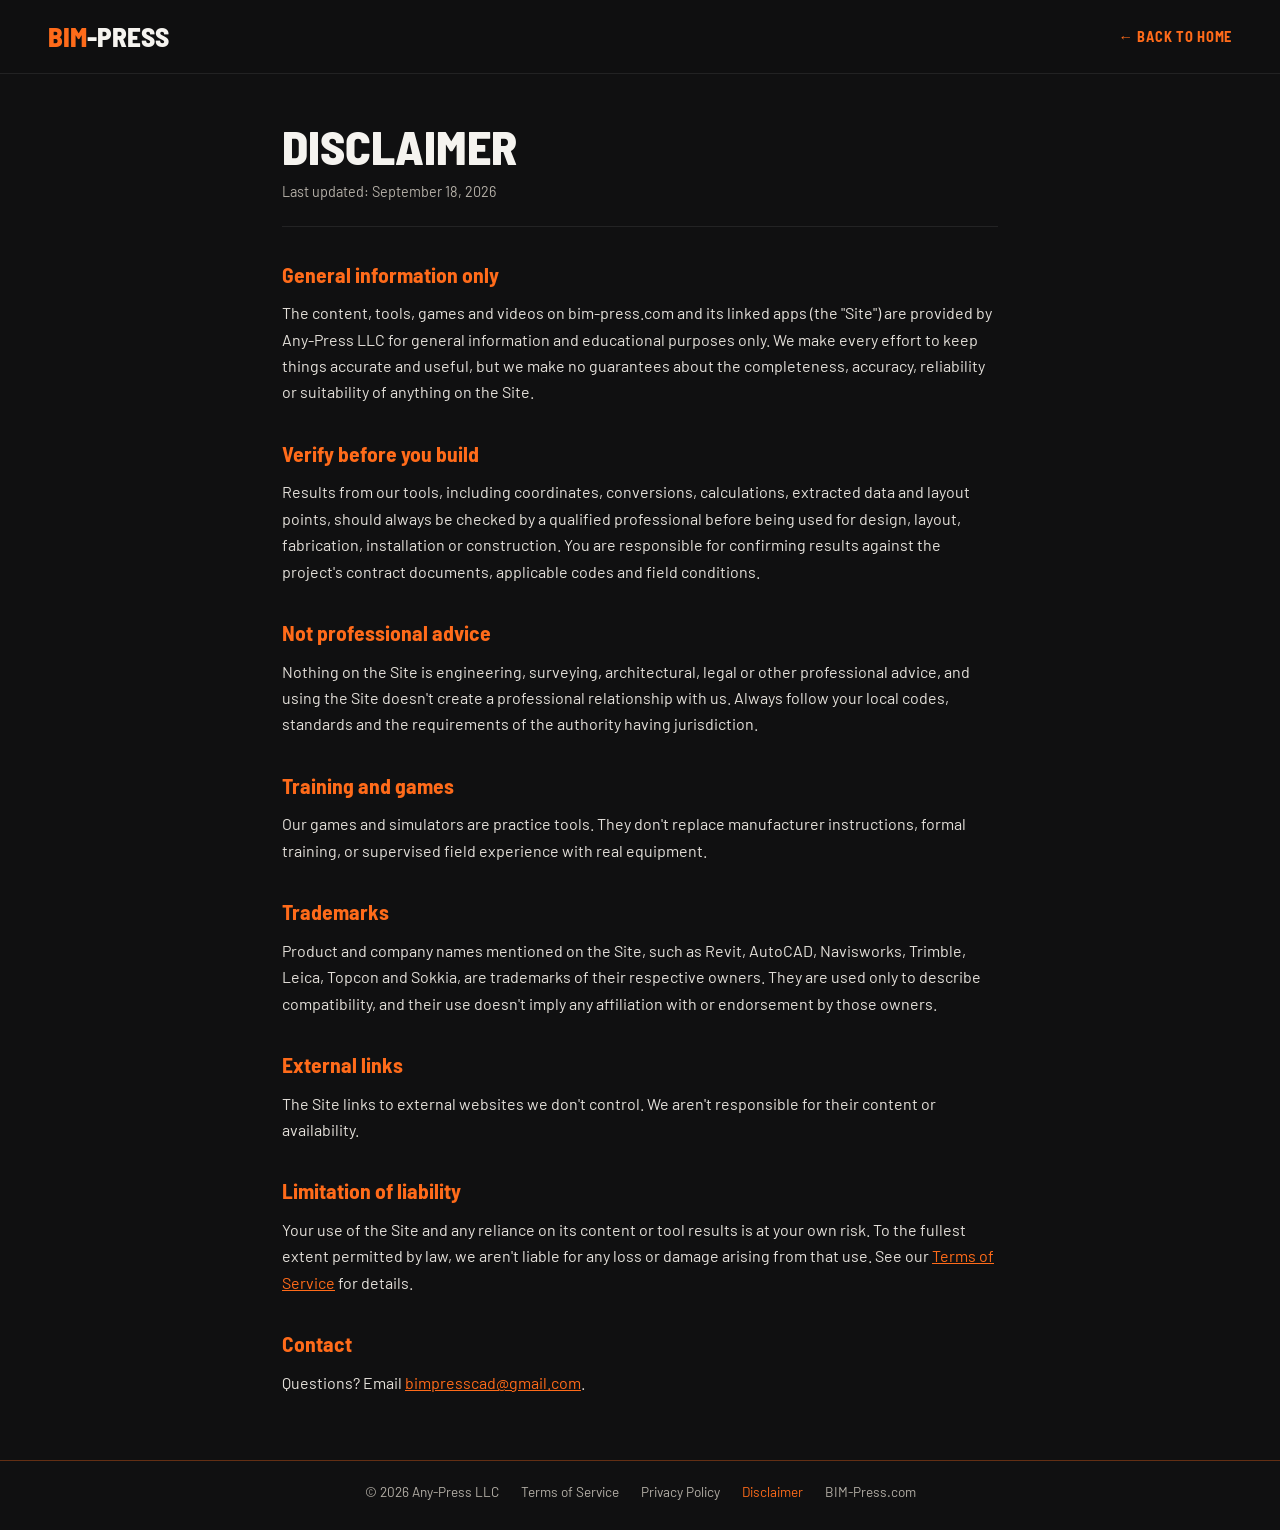
<file: WEBSITE/disclaimer.html>
<!DOCTYPE html>
<html lang="en">
<head>
<meta charset="UTF-8">
<meta name="viewport" content="width=device-width, initial-scale=1.0">
<title>Disclaimer | BIM-Press</title>
<link rel="preconnect" href="https://fonts.googleapis.com">
<link rel="preconnect" href="https://fonts.gstatic.com" crossorigin>
<link href="https://fonts.googleapis.com/css2?family=Barlow:wght@400;600&family=Barlow+Semi+Condensed:wght@700;800&display=swap" rel="stylesheet">
<link rel="stylesheet" href="assets/legal.css">
</head>
<body>
<!--
  PLACEHOLDER TEXT: generic small-business disclaimer, not custom legal advice.
  Update once Any-Press LLC is formed.
-->
<header class="legal-header">
  <a class="logo" href="index.html"><span>BIM</span>-PRESS</a>
  <a class="back" href="index.html">&larr; Back to home</a>
</header>

<main>
  <h1>Disclaimer</h1>
  <p class="updated">Last updated: September 18, 2026</p>

  <h2>General information only</h2>
  <p>The content, tools, games and videos on bim-press.com and its linked apps (the "Site") are provided by Any-Press LLC for general information and educational purposes only. We make every effort to keep things accurate and useful, but we make no guarantees about the completeness, accuracy, reliability or suitability of anything on the Site.</p>

  <h2>Verify before you build</h2>
  <p>Results from our tools, including coordinates, conversions, calculations, extracted data and layout points, should always be checked by a qualified professional before being used for design, layout, fabrication, installation or construction. You are responsible for confirming results against the project's contract documents, applicable codes and field conditions.</p>

  <h2>Not professional advice</h2>
  <p>Nothing on the Site is engineering, surveying, architectural, legal or other professional advice, and using the Site doesn't create a professional relationship with us. Always follow your local codes, standards and the requirements of the authority having jurisdiction.</p>

  <h2>Training and games</h2>
  <p>Our games and simulators are practice tools. They don't replace manufacturer instructions, formal training, or supervised field experience with real equipment.</p>

  <h2>Trademarks</h2>
  <p>Product and company names mentioned on the Site, such as Revit, AutoCAD, Navisworks, Trimble, Leica, Topcon and Sokkia, are trademarks of their respective owners. They are used only to describe compatibility, and their use doesn't imply any affiliation with or endorsement by those owners.</p>

  <h2>External links</h2>
  <p>The Site links to external websites we don't control. We aren't responsible for their content or availability.</p>

  <h2>Limitation of liability</h2>
  <p>Your use of the Site and any reliance on its content or tool results is at your own risk. To the fullest extent permitted by law, we aren't liable for any loss or damage arising from that use. See our <a href="terms.html">Terms of Service</a> for details.</p>

  <h2>Contact</h2>
  <p>Questions? Email <a href="mailto:bimpresscad@gmail.com">bimpresscad@gmail.com</a>.</p>
</main>

<footer class="legal-footer">
  <span>&copy; 2026 Any-Press LLC</span>
  <a href="terms.html">Terms of Service</a>
  <a href="privacy.html">Privacy Policy</a>
  <a href="disclaimer.html" aria-current="page">Disclaimer</a>
  <a href="index.html">BIM-Press.com</a>
</footer>
</body>
</html>
</file>
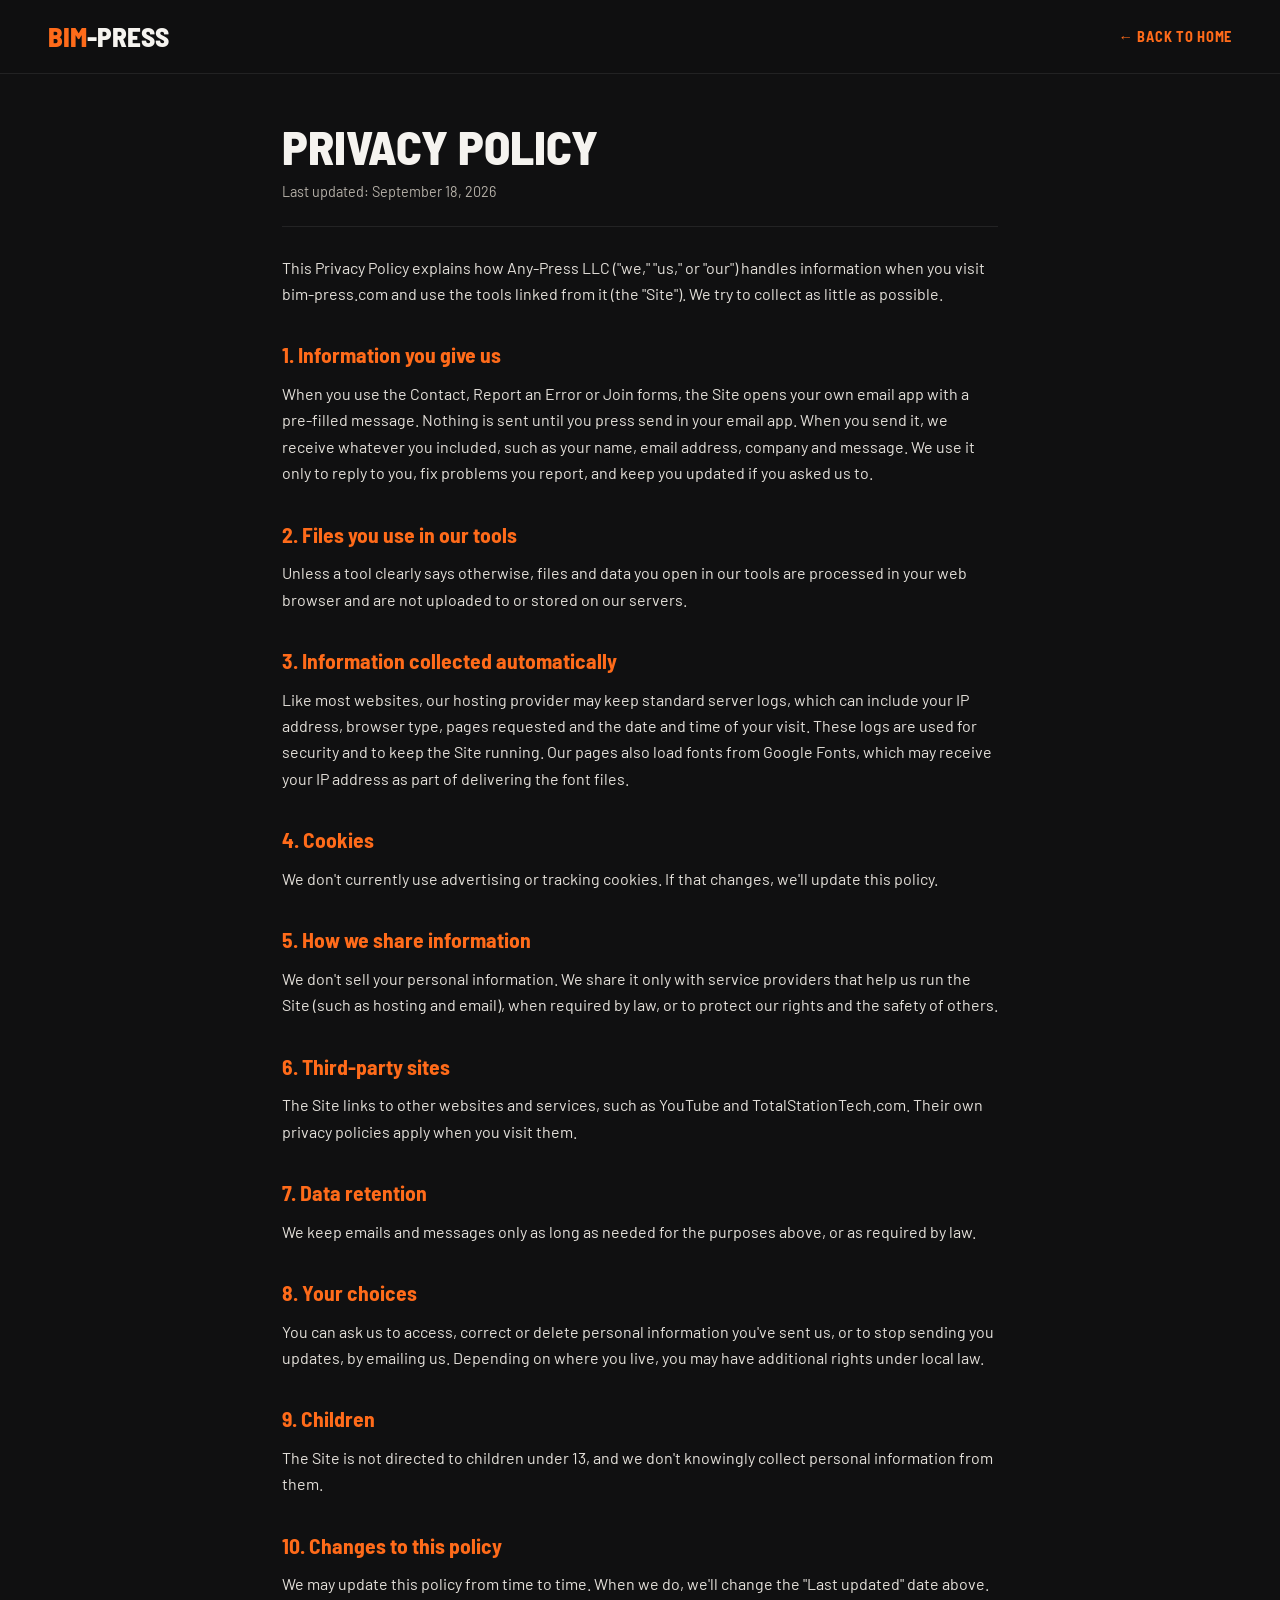
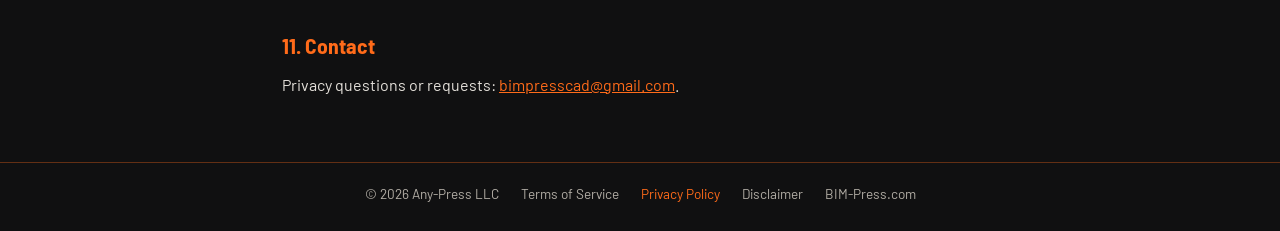
<file: WEBSITE/privacy.html>
<!DOCTYPE html>
<html lang="en">
<head>
<meta charset="UTF-8">
<meta name="viewport" content="width=device-width, initial-scale=1.0">
<title>Privacy Policy | BIM-Press</title>
<link rel="preconnect" href="https://fonts.googleapis.com">
<link rel="preconnect" href="https://fonts.gstatic.com" crossorigin>
<link href="https://fonts.googleapis.com/css2?family=Barlow:wght@400;600&family=Barlow+Semi+Condensed:wght@700;800&display=swap" rel="stylesheet">
<link rel="stylesheet" href="assets/legal.css">
</head>
<body>
<!--
  PLACEHOLDER TEXT: generic small-business privacy policy, not custom legal advice.
  Update once Any-Press LLC is formed, and again if you add accounts,
  payments (e.g. Stripe), analytics, cookies or a mailing list.
-->
<header class="legal-header">
  <a class="logo" href="index.html"><span>BIM</span>-PRESS</a>
  <a class="back" href="index.html">&larr; Back to home</a>
</header>

<main>
  <h1>Privacy Policy</h1>
  <p class="updated">Last updated: September 18, 2026</p>

  <p>This Privacy Policy explains how Any-Press LLC ("we," "us," or "our") handles information when you visit bim-press.com and use the tools linked from it (the "Site"). We try to collect as little as possible.</p>

  <h2>1. Information you give us</h2>
  <p>When you use the Contact, Report an Error or Join forms, the Site opens your own email app with a pre-filled message. Nothing is sent until you press send in your email app. When you send it, we receive whatever you included, such as your name, email address, company and message. We use it only to reply to you, fix problems you report, and keep you updated if you asked us to.</p>

  <h2>2. Files you use in our tools</h2>
  <p>Unless a tool clearly says otherwise, files and data you open in our tools are processed in your web browser and are not uploaded to or stored on our servers.</p>

  <h2>3. Information collected automatically</h2>
  <p>Like most websites, our hosting provider may keep standard server logs, which can include your IP address, browser type, pages requested and the date and time of your visit. These logs are used for security and to keep the Site running. Our pages also load fonts from Google Fonts, which may receive your IP address as part of delivering the font files.</p>

  <h2>4. Cookies</h2>
  <p>We don't currently use advertising or tracking cookies. If that changes, we'll update this policy.</p>

  <h2>5. How we share information</h2>
  <p>We don't sell your personal information. We share it only with service providers that help us run the Site (such as hosting and email), when required by law, or to protect our rights and the safety of others.</p>

  <h2>6. Third-party sites</h2>
  <p>The Site links to other websites and services, such as YouTube and TotalStationTech.com. Their own privacy policies apply when you visit them.</p>

  <h2>7. Data retention</h2>
  <p>We keep emails and messages only as long as needed for the purposes above, or as required by law.</p>

  <h2>8. Your choices</h2>
  <p>You can ask us to access, correct or delete personal information you've sent us, or to stop sending you updates, by emailing us. Depending on where you live, you may have additional rights under local law.</p>

  <h2>9. Children</h2>
  <p>The Site is not directed to children under 13, and we don't knowingly collect personal information from them.</p>

  <h2>10. Changes to this policy</h2>
  <p>We may update this policy from time to time. When we do, we'll change the "Last updated" date above.</p>

  <h2>11. Contact</h2>
  <p>Privacy questions or requests: <a href="mailto:bimpresscad@gmail.com">bimpresscad@gmail.com</a>.</p>
</main>

<footer class="legal-footer">
  <span>&copy; 2026 Any-Press LLC</span>
  <a href="terms.html">Terms of Service</a>
  <a href="privacy.html" aria-current="page">Privacy Policy</a>
  <a href="disclaimer.html">Disclaimer</a>
  <a href="index.html">BIM-Press.com</a>
</footer>
</body>
</html>
</file>
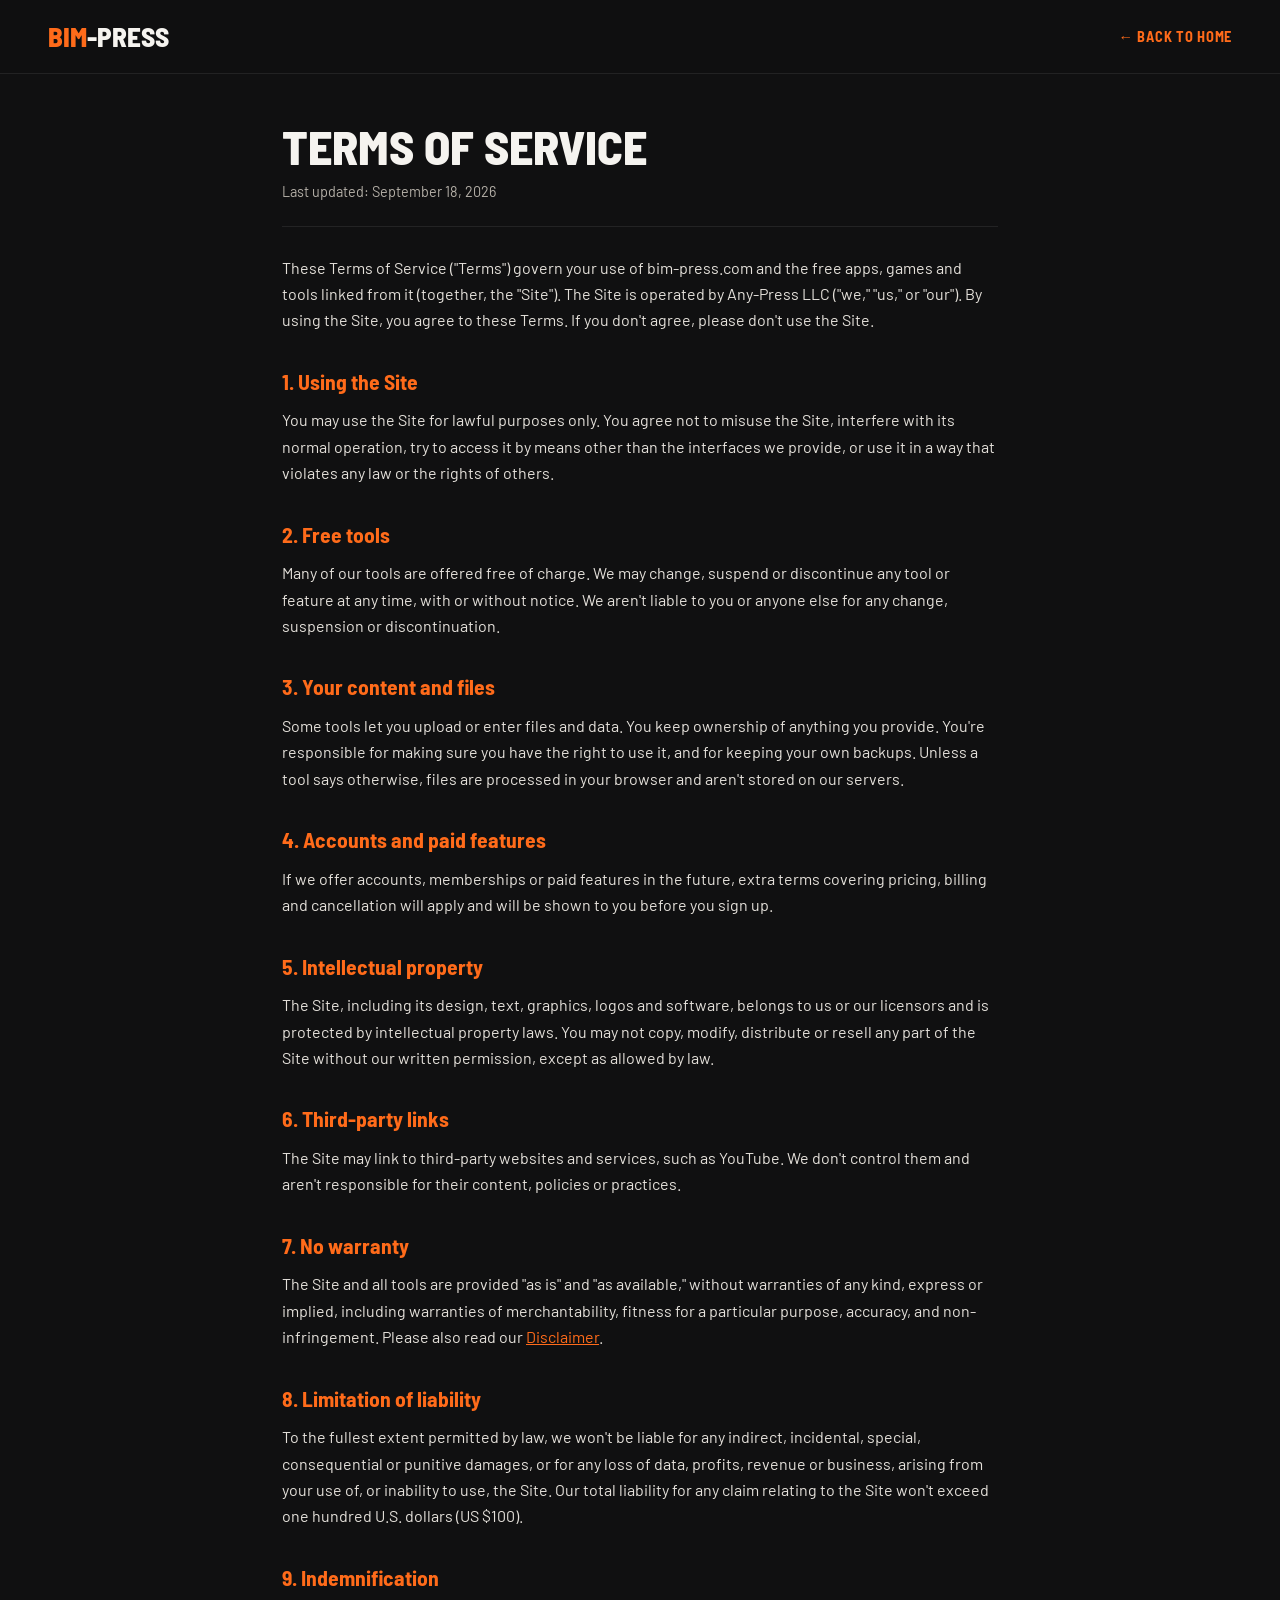
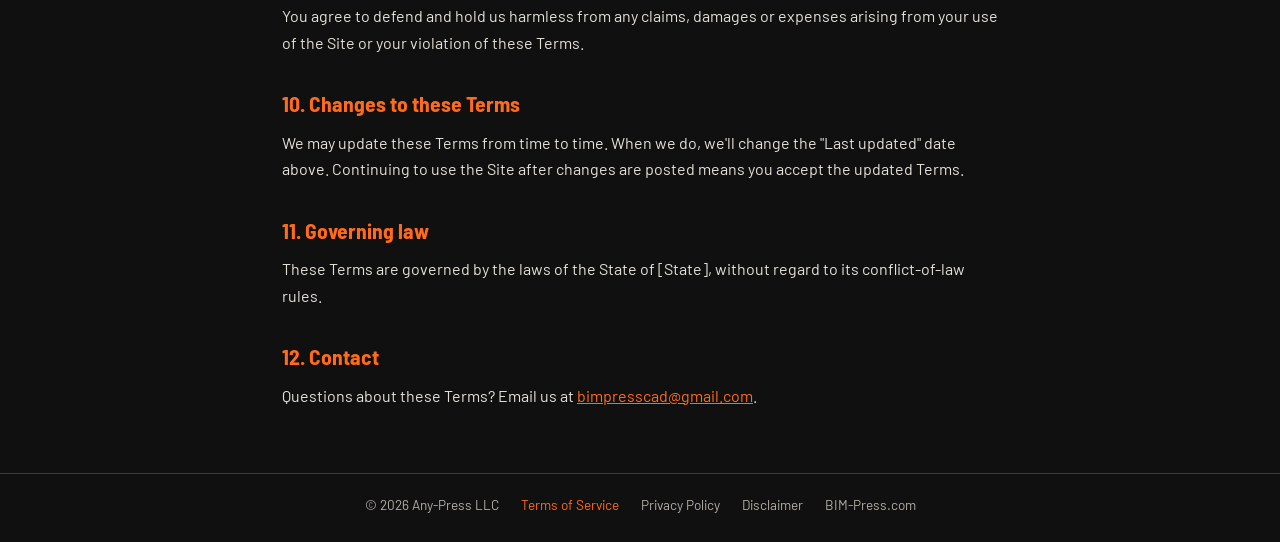
<file: WEBSITE/terms.html>
<!DOCTYPE html>
<html lang="en">
<head>
<meta charset="UTF-8">
<meta name="viewport" content="width=device-width, initial-scale=1.0">
<title>Terms of Service | BIM-Press</title>
<link rel="preconnect" href="https://fonts.googleapis.com">
<link rel="preconnect" href="https://fonts.gstatic.com" crossorigin>
<link href="https://fonts.googleapis.com/css2?family=Barlow:wght@400;600&family=Barlow+Semi+Condensed:wght@700;800&display=swap" rel="stylesheet">
<link rel="stylesheet" href="assets/legal.css">
</head>
<body>
<!--
  PLACEHOLDER TEXT: generic small-business terms, not custom legal advice.
  Update the company name, state, and details once Any-Press LLC is formed.
  Anything in [square brackets] is a spot to fill in later.
-->
<header class="legal-header">
  <a class="logo" href="index.html"><span>BIM</span>-PRESS</a>
  <a class="back" href="index.html">&larr; Back to home</a>
</header>

<main>
  <h1>Terms of Service</h1>
  <p class="updated">Last updated: September 18, 2026</p>

  <p>These Terms of Service ("Terms") govern your use of bim-press.com and the free apps, games and tools linked from it (together, the "Site"). The Site is operated by Any-Press LLC ("we," "us," or "our"). By using the Site, you agree to these Terms. If you don't agree, please don't use the Site.</p>

  <h2>1. Using the Site</h2>
  <p>You may use the Site for lawful purposes only. You agree not to misuse the Site, interfere with its normal operation, try to access it by means other than the interfaces we provide, or use it in a way that violates any law or the rights of others.</p>

  <h2>2. Free tools</h2>
  <p>Many of our tools are offered free of charge. We may change, suspend or discontinue any tool or feature at any time, with or without notice. We aren't liable to you or anyone else for any change, suspension or discontinuation.</p>

  <h2>3. Your content and files</h2>
  <p>Some tools let you upload or enter files and data. You keep ownership of anything you provide. You're responsible for making sure you have the right to use it, and for keeping your own backups. Unless a tool says otherwise, files are processed in your browser and aren't stored on our servers.</p>

  <h2>4. Accounts and paid features</h2>
  <p>If we offer accounts, memberships or paid features in the future, extra terms covering pricing, billing and cancellation will apply and will be shown to you before you sign up.</p>

  <h2>5. Intellectual property</h2>
  <p>The Site, including its design, text, graphics, logos and software, belongs to us or our licensors and is protected by intellectual property laws. You may not copy, modify, distribute or resell any part of the Site without our written permission, except as allowed by law.</p>

  <h2>6. Third-party links</h2>
  <p>The Site may link to third-party websites and services, such as YouTube. We don't control them and aren't responsible for their content, policies or practices.</p>

  <h2>7. No warranty</h2>
  <p>The Site and all tools are provided "as is" and "as available," without warranties of any kind, express or implied, including warranties of merchantability, fitness for a particular purpose, accuracy, and non-infringement. Please also read our <a href="disclaimer.html">Disclaimer</a>.</p>

  <h2>8. Limitation of liability</h2>
  <p>To the fullest extent permitted by law, we won't be liable for any indirect, incidental, special, consequential or punitive damages, or for any loss of data, profits, revenue or business, arising from your use of, or inability to use, the Site. Our total liability for any claim relating to the Site won't exceed one hundred U.S. dollars (US $100).</p>

  <h2>9. Indemnification</h2>
  <p>You agree to defend and hold us harmless from any claims, damages or expenses arising from your use of the Site or your violation of these Terms.</p>

  <h2>10. Changes to these Terms</h2>
  <p>We may update these Terms from time to time. When we do, we'll change the "Last updated" date above. Continuing to use the Site after changes are posted means you accept the updated Terms.</p>

  <h2>11. Governing law</h2>
  <p>These Terms are governed by the laws of the State of [State], without regard to its conflict-of-law rules.</p>

  <h2>12. Contact</h2>
  <p>Questions about these Terms? Email us at <a href="mailto:bimpresscad@gmail.com">bimpresscad@gmail.com</a>.</p>
</main>

<footer class="legal-footer">
  <span>&copy; 2026 Any-Press LLC</span>
  <a href="terms.html" aria-current="page">Terms of Service</a>
  <a href="privacy.html">Privacy Policy</a>
  <a href="disclaimer.html">Disclaimer</a>
  <a href="index.html">BIM-Press.com</a>
</footer>
</body>
</html>
</file>
<file: WEBSITE/assets/legal.css>
/* Shared look for the legal pages (terms.html, privacy.html, disclaimer.html).
   Same colors and fonts as the homepage. */
:root{
  --bg:#101011;
  --panel:#161616;
  --line:rgba(255,255,255,0.08);
  --orange:#ff6b1a;
  --white:#f5f3ef;
  --gray:#b3aea6;
  --head:'Barlow Semi Condensed', 'Arial Narrow', Arial, sans-serif;
  --body:'Barlow', 'Helvetica Neue', Arial, sans-serif;
}
*{box-sizing:border-box; margin:0; padding:0;}
body{background:var(--bg); color:var(--white); font-family:var(--body); line-height:1.65;}
a{color:var(--orange);}

.legal-header{
  position:sticky; top:0; z-index:10;
  display:flex; align-items:center; justify-content:space-between; gap:16px;
  padding:14px clamp(16px, 4vw, 48px);
  background:rgba(16,16,17,0.96); border-bottom:1px solid var(--line);
}
.legal-header .logo{font-family:var(--head); font-weight:800; font-size:1.7rem; color:var(--white); text-decoration:none;}
.legal-header .logo span{color:var(--orange);}
.legal-header .back{font-family:var(--head); font-weight:700; letter-spacing:0.05em; text-transform:uppercase; text-decoration:none; font-size:0.9rem;}

main{max-width:780px; margin:0 auto; padding:48px clamp(16px, 4vw, 32px) 64px;}
h1{font-family:var(--head); font-weight:800; font-size:clamp(2.2rem, 5vw, 3rem); text-transform:uppercase; line-height:1;}
.updated{color:var(--gray); font-size:0.9rem; margin:10px 0 28px; padding-bottom:22px; border-bottom:1px solid var(--line);}
h2{font-family:var(--head); font-weight:700; font-size:1.35rem; margin:30px 0 8px; color:var(--orange);}
p, li{color:#e4e0da; font-size:1rem;}
p + p{margin-top:12px;}
ul{margin:8px 0 0 22px;}
li + li{margin-top:6px;}

.legal-footer{
  display:flex; flex-wrap:wrap; justify-content:center; gap:8px 22px;
  padding:20px 16px 26px; border-top:1px solid rgba(255,107,26,0.35);
  color:var(--gray); font-size:0.85rem;
}
.legal-footer a{color:var(--gray); text-decoration:none;}
.legal-footer a:hover, .legal-footer a[aria-current="page"]{color:var(--orange);}
</file>
